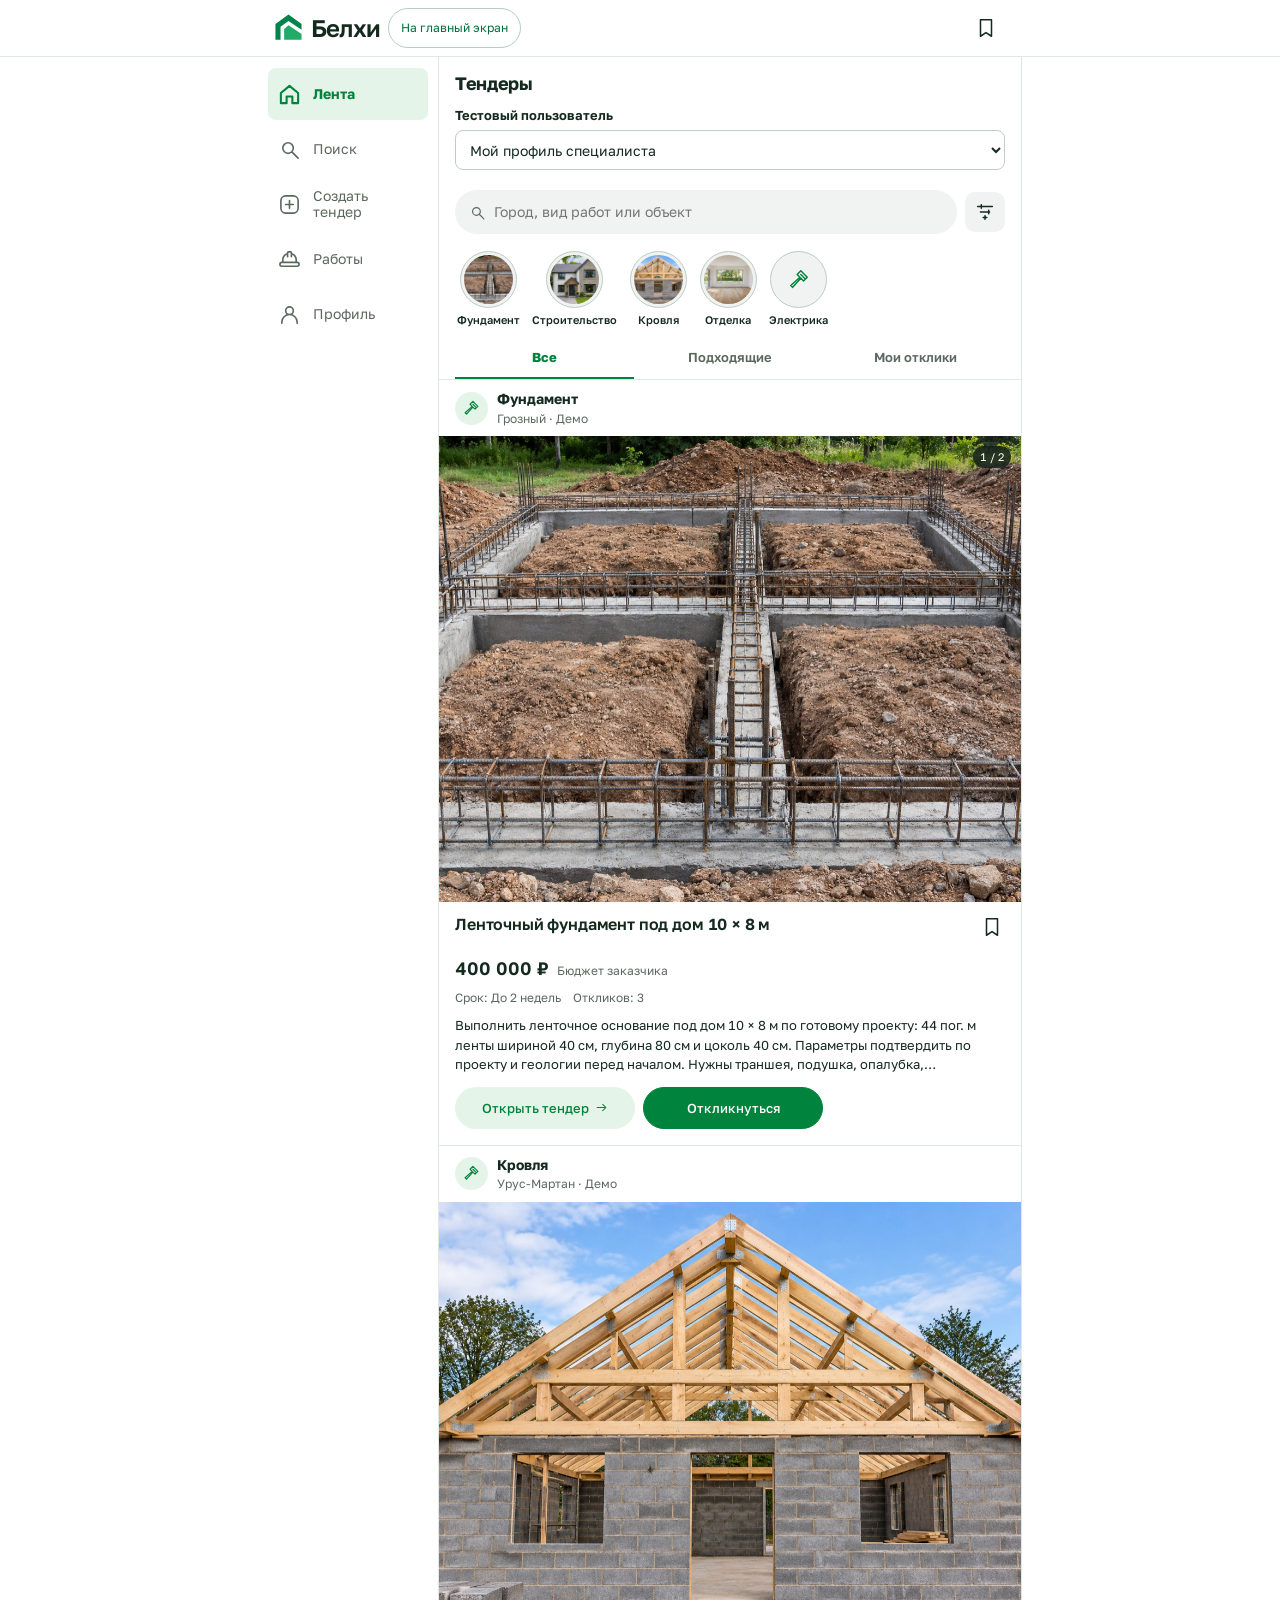
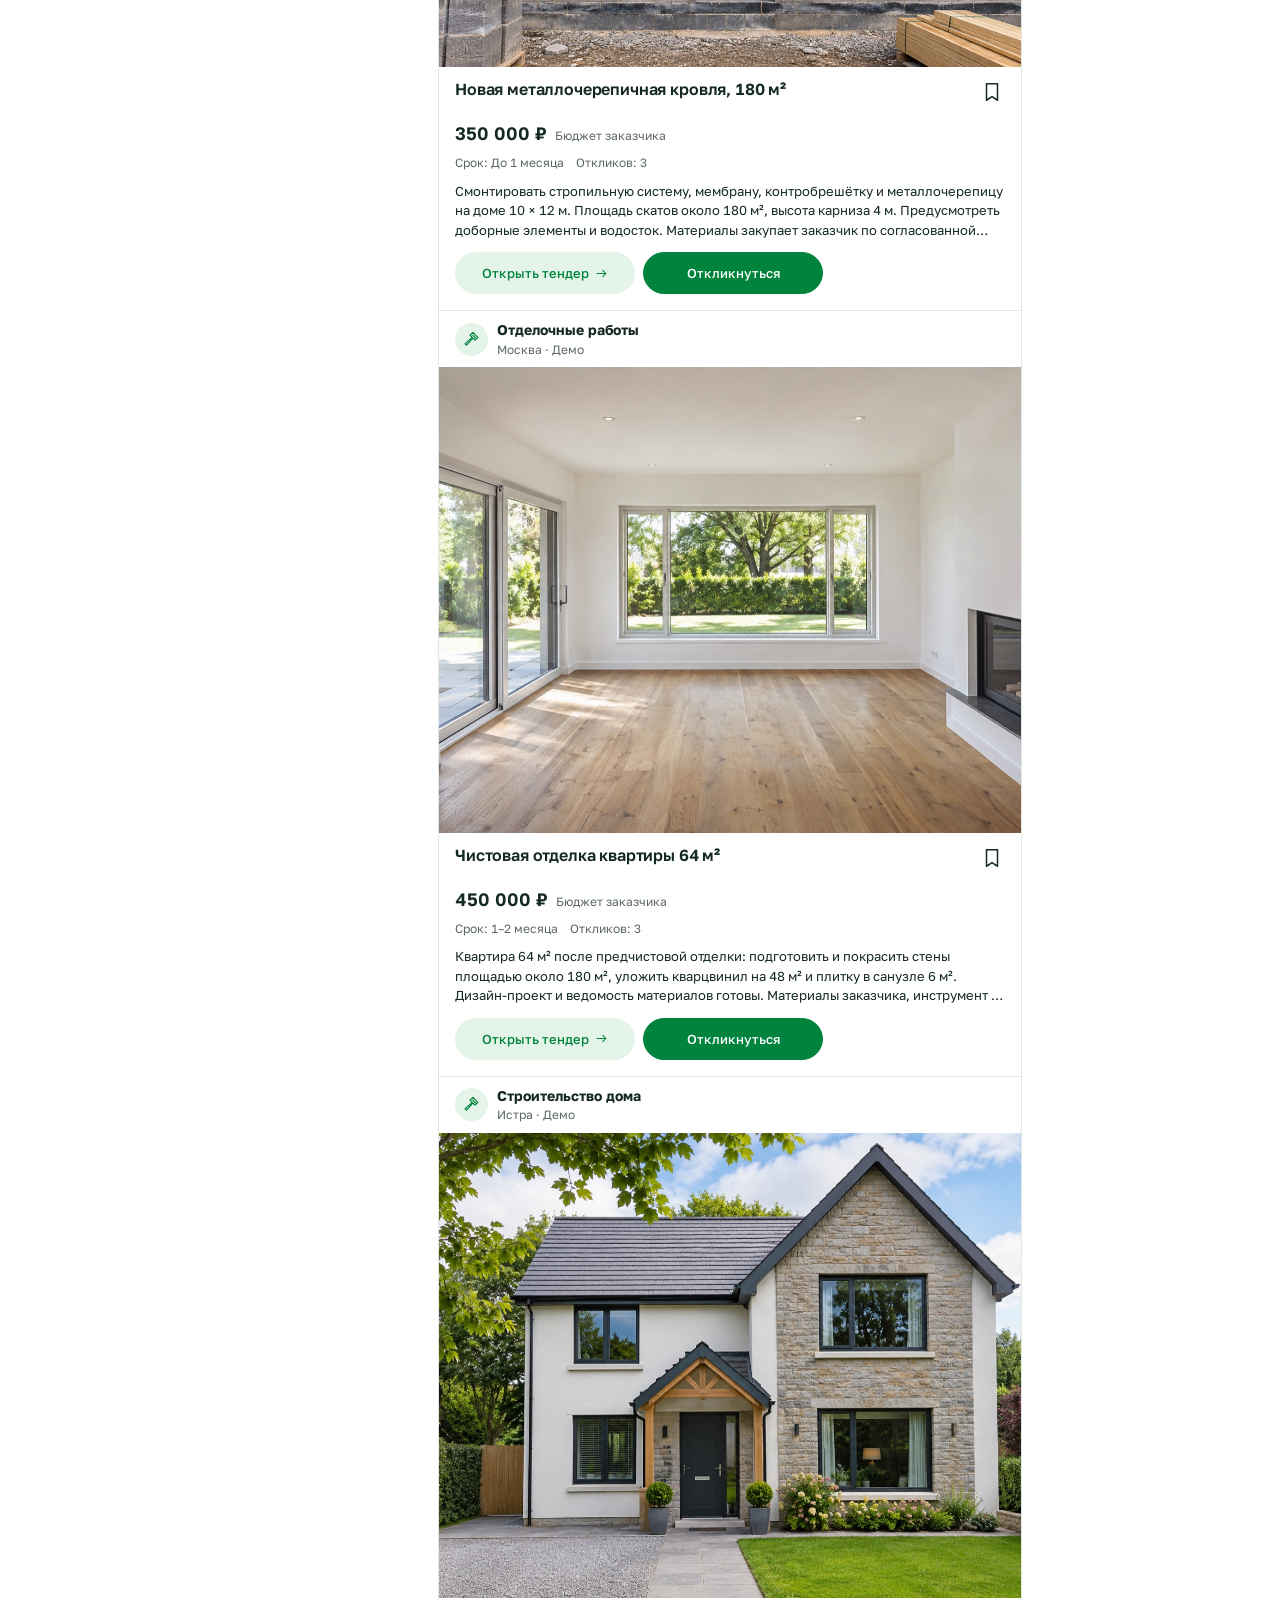
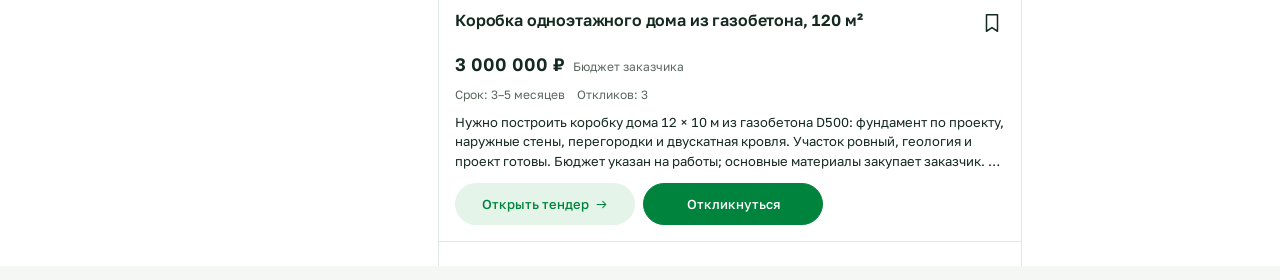
<file: app/index.html>
<!doctype html>
<html lang="ru"><head><meta charset="utf-8"><meta name="viewport" content="width=device-width, initial-scale=1, viewport-fit=cover"><meta name="theme-color" content="#007e47"><title>Белхи · Кабинет заказчика</title><link rel="stylesheet" href="style.css?v=20261109-3"><link rel="stylesheet" href="accounts.css?v=20261109-3"><link rel="stylesheet" href="workspace.css?v=20261112-ref-1"><link rel="stylesheet" href="design-tokens.css?v=20261112-pill-2"><link rel="stylesheet" href="tender-wizard.css?v=20261119-compact-2"><link rel="stylesheet" href="tender-feed.css?v=20261119-1"><link rel="manifest" href="manifest.webmanifest"><meta name="apple-mobile-web-app-capable" content="yes"><meta name="apple-mobile-web-app-title" content="Белхи"><link rel="apple-touch-icon" href="icons/apple-touch-icon.png"><link rel="icon" href="icons/icon-192.png"><link rel="stylesheet" href="pwa.css"><link rel="stylesheet" href="admin.css?v=20261127-admin-1"></head>
<body><header><div class="head"><a class="brand" href="#list" aria-label="Белхи — главная"><svg viewBox="0 0 40 40" aria-hidden="true"><path fill="#008449" d="M2 15 20 2l18 13v8L20 11 9 19v18H2z"/><path fill="#20ac67" d="m14 22 6-5 18 12v8H14z"/></svg>Белхи</a><span>Кабинет заказчика</span><button type="button" id="install-app" aria-expanded="false" aria-controls="install-help">На главный экран</button><a id="workspace-saved" href="#market?tab=Сохранённые" aria-label="Сохранённые тендеры" class="workspace-icon" hidden><svg class="ui-icon" aria-hidden="true" viewBox="0 0 24 24"><path d="M6 3h12v18l-6-4-6 4z"/></svg></a><a id="switch-role" class="secondary btn" href="#worker">Исполнитель</a></div></header><section id="install-help" aria-label="Установка Белхи" hidden><strong>Белхи на главном экране</strong><p></p><button type="button">Понятно</button></section><div class="layout"><aside><div class="cover"></div><div class="rail"><small>БЕЛХИ / ЗАКАЗЧИК</small><h2>От заявки<br>до стройки</h2><ol id="steps"></ol><a href="#admin" class="back">Администрирование</a><footer>Локальная версия · На этом устройстве</footer></div></aside><main id="screen" tabindex="-1"></main></div><a class="admin-entry" href="#catalog">Демонстрационный каталог</a><a class="admin-entry" href="#admin">Администрирование</a><nav id="bottom-nav" aria-label="Основное меню"></nav><dialog id="confirmation"></dialog><p id="message" role="alert"></p><script type="module" src="pwa.js"></script><script>window.addEventListener('error',event=>console.error(event.error||event.message));window.addEventListener('unhandledrejection',event=>{document.querySelector('#screen').innerHTML='<pre role="alert" style="white-space:pre-wrap;font-size:11px">'+String(event.reason?.stack||event.reason)+'</pre>'})</script><script type="module">import('./app.js?v=20261127-admin-1').catch(error=>{document.querySelector('#screen').innerHTML='<pre role="alert" style="white-space:pre-wrap;font-size:11px">'+String(error.stack||error.message)+'</pre>';console.error(error)})</script></body></html>
</file>
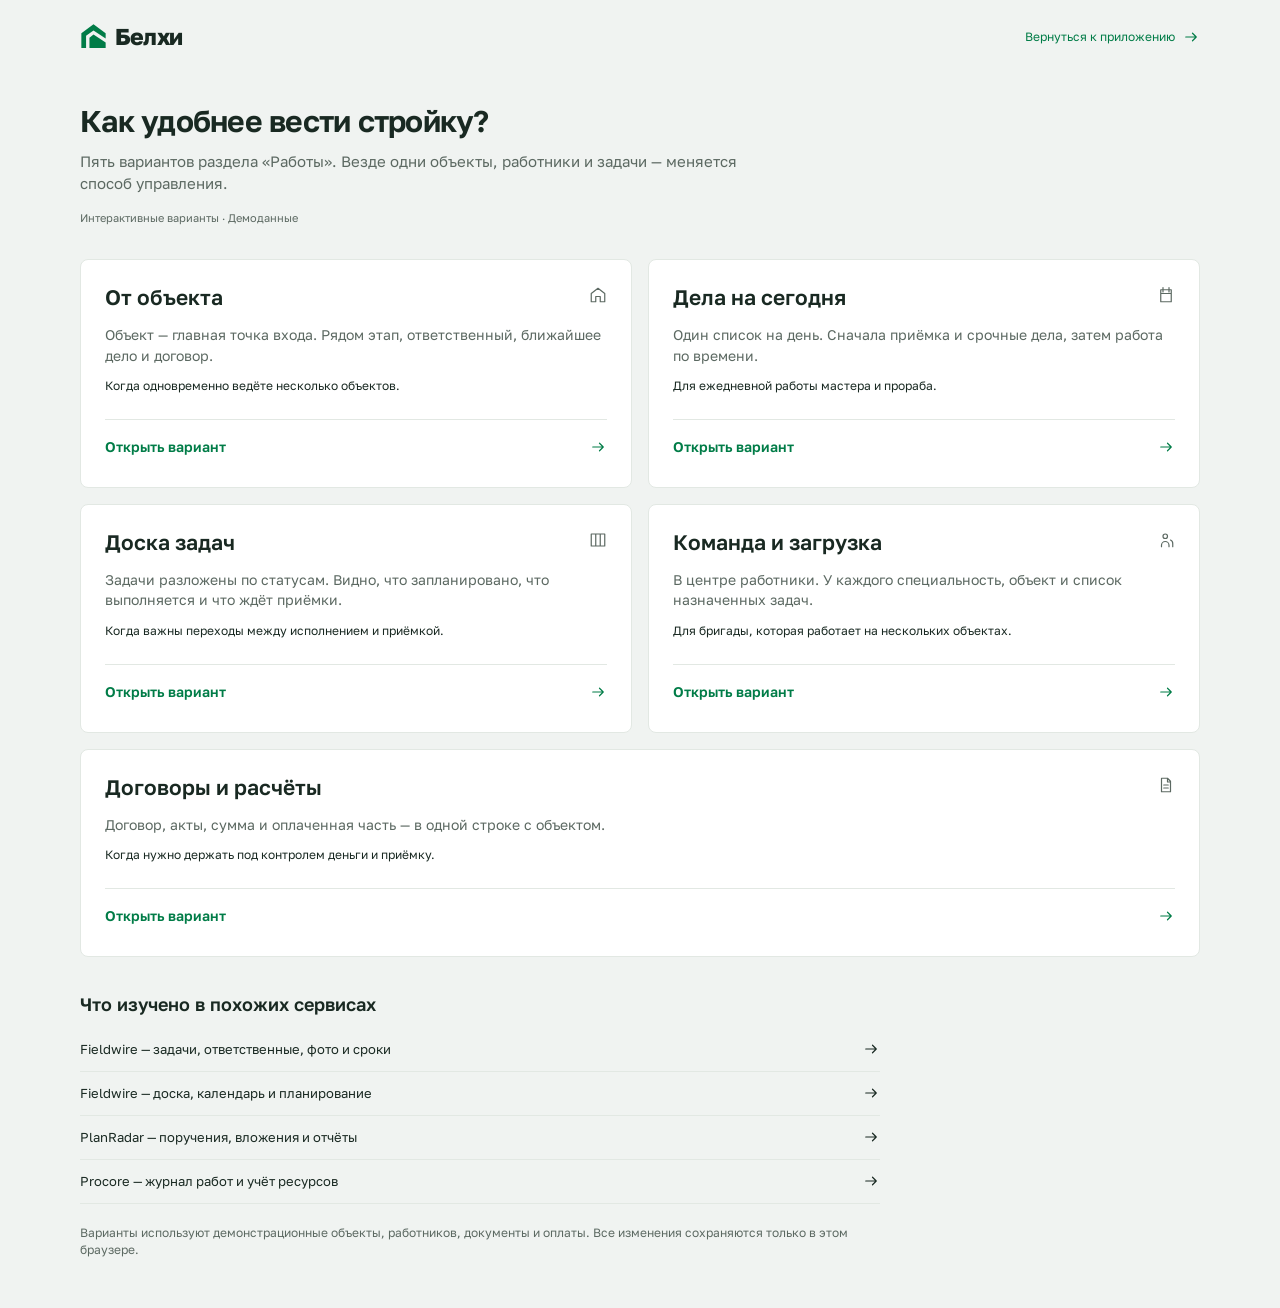
<file: app/works-concepts/index.html>
<!doctype html>
<html lang="ru">
  <head>
    <meta charset="utf-8" />
    <meta name="viewport" content="width=device-width, initial-scale=1" />
    <meta name="theme-color" content="#f0f3f1" />
    <meta name="robots" content="noindex" />
    <title>Белхи · Пять вариантов раздела «Работы»</title>
    <link rel="stylesheet" href="style.css?v=20261111-1" />
  </head>
  <body>
    <div id="app"></div>
    <dialog id="detail" aria-labelledby="detail-title"></dialog>
    <p id="notice" role="status" hidden></p>
    <noscript>Для работы с вариантами включите JavaScript.</noscript>
    <script type="module" src="app.js?v=20261111-1"></script>
  </body>
</html>
</file>
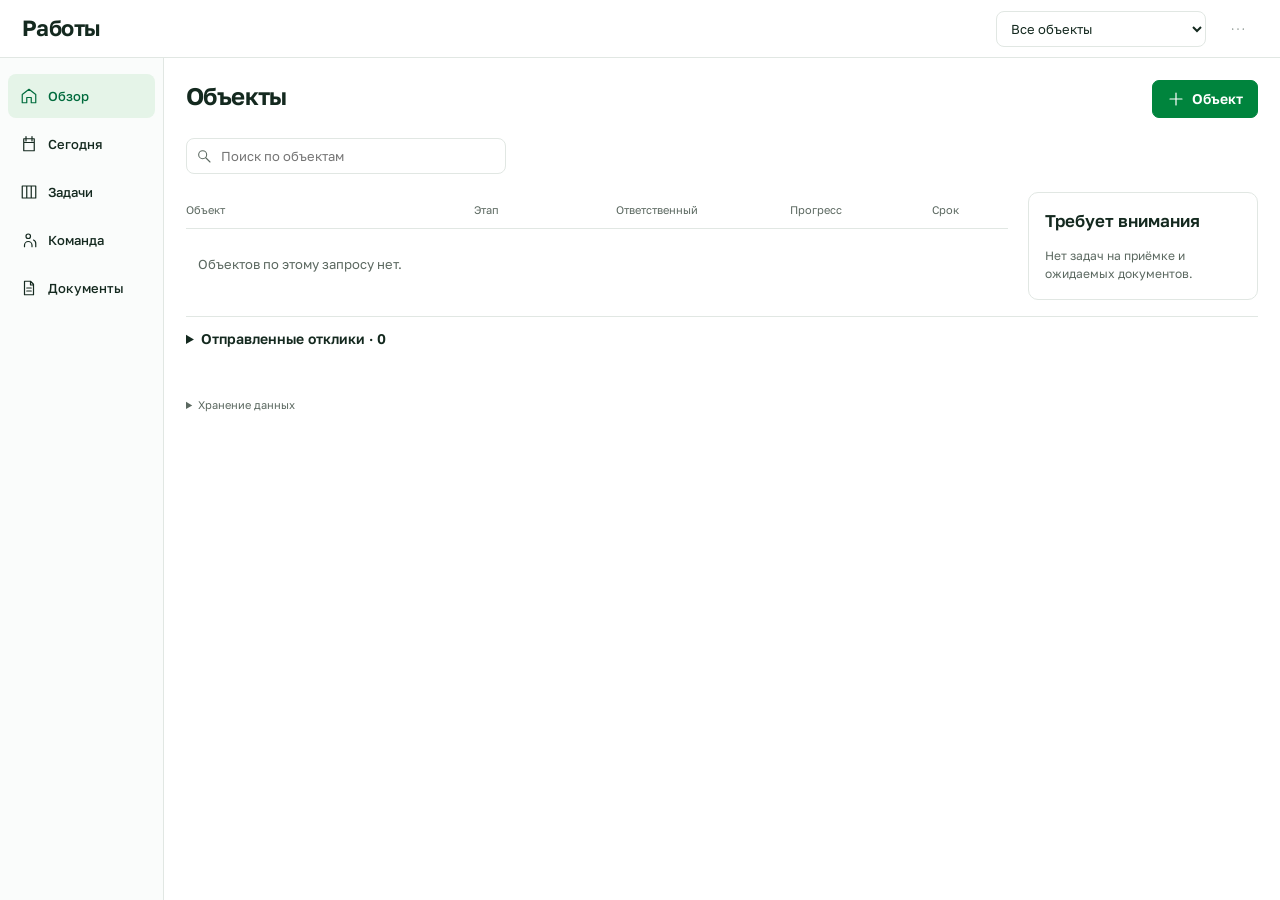
<file: app/workspace-crm/index.html>
<!doctype html>
<html lang="ru">
  <head>
    <meta charset="utf-8" />
    <meta name="viewport" content="width=device-width, initial-scale=1" />
    <meta name="theme-color" content="#f0f3f1" />
    <meta name="robots" content="noindex" />
    <title>Белхи · Работы</title>
    <link rel="stylesheet" href="style.css?v=20261112-ref-1" />
    <link rel="stylesheet" href="reference.css?v=20261112-ref-1" />
  </head>
  <body>
    <div id="app"></div>
    <dialog id="detail" aria-labelledby="detail-title"></dialog>
    <p id="notice" role="status" hidden></p>
    <noscript>Для работы с CRM включите JavaScript.</noscript>
    <script type="module" src="app.js?v=20261112-ref-1"></script>
  </body>
</html>
</file>
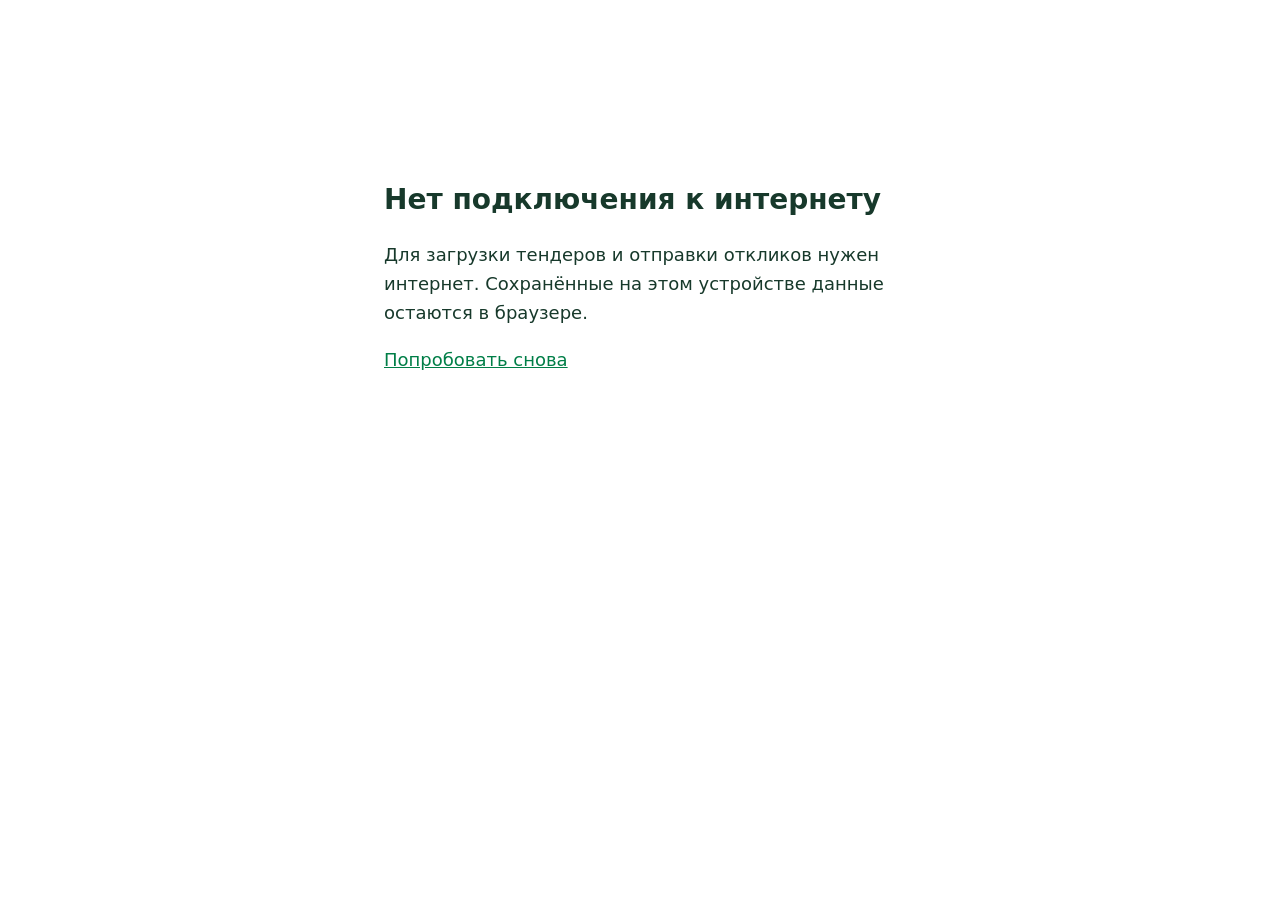
<file: app/offline.html>
<!doctype html><html lang="ru"><meta charset="utf-8"><meta name="viewport" content="width=device-width,initial-scale=1"><meta name="theme-color" content="#007e47"><title>Нет подключения · Белхи</title><style>body{font:18px/1.6 system-ui,sans-serif;max-width:32rem;margin:15vh auto;padding:24px;color:#17392b}a{color:#007e47}h1{font-size:28px}</style><h1>Нет подключения к интернету</h1><p>Для загрузки тендеров и отправки откликов нужен интернет. Сохранённые на этом устройстве данные остаются в браузере.</p><a href="./">Попробовать снова</a></html>
</file>
<file: app/style.css>
:root{--green:#007b43;--mint:#e6f6eb;--ink:#172521;--muted:#52665e;--line:#dce5df;font:15px/1.4 -apple-system,BlinkMacSystemFont,"Segoe UI",Arial,sans-serif;color:var(--ink);background:#f4f7f4}*{box-sizing:border-box}body{margin:0}header{background:white;border-bottom:1px solid var(--line)}.head,.layout{max-width:990px;margin:auto}.head{min-height:54px;display:flex;align-items:center;gap:14px;padding:0 20px}.head>span,small,.muted,footer{color:var(--muted)}.brand{display:inline-flex;align-items:center;gap:8px;font-weight:800;font-size:24px;letter-spacing:-1.6px}.brand svg{width:29px;height:29px}a{color:inherit;text-decoration:none}.objects{margin-left:auto;font-weight:650;color:var(--green)}.layout{display:grid;grid-template-columns:216px minmax(0,650px);gap:20px;padding:20px;align-items:start}aside,main,dialog{border:1px solid var(--line);border-radius:12px;background:white;overflow:hidden}.cover{height:82px;background:center 65%/cover url(media/construction.jpg)}.rail{padding:18px}.rail small,.eyebrow{font-weight:750;letter-spacing:.095em;font-size:11px;color:var(--green)}h2{font-size:22px;line-height:1.13;letter-spacing:-1px}ol{padding:0;list-style:none}.rail li,.stage{display:flex;align-items:center;gap:8px;margin:8px 0}.num{display:grid;place-items:center;background:#f0f3f0;color:var(--muted);border-radius:50%;height:29px;width:29px;flex:none;font-size:13px}.active .num{background:var(--green);color:white}.active{font-weight:700}footer{font-size:12px;border-top:1px solid var(--line);padding-top:18px;margin-top:28px}main{padding:18px 22px;min-height:0}main:focus{outline:0}h1{font-size:24px;line-height:1.14;letter-spacing:-1px;margin:5px 0 12px}h3{margin:12px 0 6px;font-size:16px}label,.fieldlabel{display:block;font-size:14px;font-weight:650;margin:10px 0 4px}input,textarea,select{width:100%;color:var(--ink);font:inherit;border:1px solid #bfcfc5;border-radius:8px;padding:8px 10px;background:white}textarea{resize:vertical;min-height:66px}.pair,.stats,.gallery,.actions,.tabs,.entry,.info{display:flex;gap:10px}.pair>*,.stats>*{flex:1;min-width:0}button,.btn{font:inherit;cursor:pointer;display:inline-flex;align-items:center;justify-content:center;border:1px solid var(--line);background:white;color:var(--ink);font-weight:600}.primary{background:var(--green);color:white;border-color:var(--green)}.wide{width:100%;margin-top:12px}.secondary{color:var(--green);background:var(--mint);border:0}.tabs{background:#f0f4f1;padding:3px;border-radius:10px;margin:9px 0;gap:3px}.tabs button{flex:1;border:0;background:transparent;font-size:14px;padding:5px}.tabs [aria-pressed=true]{background:white;color:var(--green);box-shadow:0 1px 3px #142c1924}.entry,.stage{padding:10px 0;border-bottom:1px solid var(--line)}.entry img,.info img{width:52px;height:54px;object-fit:cover;border-radius:9px}.entry>div,.info>div{min-width:0;flex:1}.entry strong,.info strong{display:block;font-size:16px}.meta,.note,.terms,.caption{font-size:13px;color:var(--muted)}.terms{margin:5px 0}.score{color:#a66200}.entry .btn{margin-top:7px}.tag{display:inline-block;border-radius:20px;background:var(--mint);color:#066637;padding:2px 7px;font-size:12px}.stats{margin:16px 0}.stats div,.summary{padding:10px;background:#f3f7f3;border-radius:9px}.stats b{display:block}.gallery{flex-wrap:wrap}.gallery img{width:94px;height:75px;object-fit:cover;border-radius:8px}.attach{cursor:pointer;border:1px dashed #91ac9a;padding:12px;color:var(--green);border-radius:8px;display:inline-block;margin:3px 0}.hiddenfile{position:absolute;width:1px;height:1px;opacity:0}.hiddenfile:focus-visible+.attach,:focus-visible{outline:2px solid var(--green);outline-offset:2px}.file{display:flex;align-items:center;gap:8px;overflow-wrap:anywhere;font-size:14px}.file button{margin-left:auto}.back{font-size:14px;color:var(--green);display:inline-block;margin-bottom:6px}.actions{justify-content:flex-end;flex-wrap:wrap;margin-top:12px}dialog{max-width:min(420px,92vw);padding:18px}dialog::backdrop{background:#112a2066}#message:not(:empty){position:fixed;bottom:12px;left:50%;transform:translateX(-50%);background:#243b30;color:white;padding:12px 20px;border-radius:8px;z-index:3}.amount{font-size:25px}.objects,.brand{padding-block:8px}.project{display:block;padding:10px 0;border-bottom:1px solid var(--line)}.project b{display:block}.review{padding:9px 11px;background:#edf7f0;border-radius:10px}.tag+.tag{margin-left:6px}@media(max-width:720px){.layout{display:block;padding:0}.head{min-height:52px;gap:12px;padding:0 16px}.head>span{display:none}.brand{font-size:25px}.brand svg{width:29px}aside{display:none}main{border:0;border-radius:0;min-height:0;padding:14px 16px}body{background:white}.pair{flex-wrap:wrap}.pair>*{min-width:125px}.entry img{width:48px;height:50px}h1{font-size:22px}.tabs button{font-size:13px}.stats{gap:6px}.stats div{padding:9px}.gallery img{width:85px}}
.avatar{display:grid;place-items:center;min-width:46px;height:48px;border-radius:10px;background:var(--mint);color:var(--green);font-size:28px;font-weight:700}.specialties{padding:0;border:0;margin:12px 0}.specialties legend{font-weight:650}.chips{display:flex;gap:8px;flex-wrap:wrap}.chips label{cursor:pointer;border:1px solid var(--line);border-radius:22px;padding:10px;margin:3px 0;font-weight:500}.chips label:has(:checked){background:var(--mint);border-color:var(--green)}.chips input{width:auto;accent-color:var(--green)}.tender-card strong{font-size:16px}.tender-card .meta{margin:5px 0}.actions a{min-width:0}.head #switch-role{font-size:14px}.query{margin-bottom:12px}@media(max-width:420px){.head{gap:8px}.objects{font-size:14px}.head #switch-role{padding:7px 9px}}
body{padding-bottom:85px}#bottom-nav{position:fixed;z-index:2;bottom:0;left:50%;transform:translateX(-50%);display:flex;justify-content:center;width:min(100%,620px);padding:4px 10px max(5px,env(safe-area-inset-bottom));background:white;border:1px solid var(--line);border-radius:15px 15px 0 0}#bottom-nav a{display:grid;place-items:center;gap:3px;flex:1;padding:6px;color:var(--muted);font-size:13px}#bottom-nav svg{width:20px;height:20px;fill:none;stroke:currentColor;stroke-width:1.7;stroke-linecap:round;stroke-linejoin:round}#bottom-nav [aria-current]{color:var(--green);font-weight:700}#message:not(:empty){bottom:72px}
.admin-entry{display:block;text-align:center;margin:7px;color:var(--muted);font-size:14px}main>img{max-width:100%;border-radius:8px}.admin-tabs{display:flex;flex-wrap:wrap;gap:5px;margin:14px 0}.admin-tabs a{padding:8px}.admin-tabs .selected{background:var(--mint);color:var(--green)}.admin-record{border-bottom:1px solid var(--line);padding:12px 0}.admin-record summary{cursor:pointer;font-weight:650}.admin-record img{width:42px;height:42px;object-fit:cover;border-radius:8px;vertical-align:middle;margin-right:10px}
.customer-badge{display:flex;align-items:center;gap:7px;margin-top:8px;color:var(--muted);font-size:13px}.customer-badge img,.tender-card .customer-badge img{width:25px;height:25px;border-radius:50%;object-fit:cover;float:none;margin:0}
#bottom-nav[hidden]{display:none}.admin-record summary small{display:block;margin:5px 0 0 52px;font-weight:400}.admin-record summary img{height:52px;width:52px}.admin-record summary{padding:4px 0}
.admin-record summary{display:flow-root;list-style:none;min-height:66px;padding-right:16px;position:relative}.admin-record summary img{float:left;object-fit:cover;margin-right:12px}.admin-record summary small{margin:4px 0;color:var(--muted);font-size:13px}

.tender-card {
  display:grid;
  grid-template-columns:56px minmax(0,1fr);
  align-items:center;
  gap:11px;
  padding:10px 2px;
  border-bottom:1px solid var(--line);
}
.tender-card:hover { background:#f7faf8 }
.tender-card > img,.tender-placeholder { width:56px;height:56px;border-radius:7px;object-fit:cover }
.tender-placeholder { display:grid;place-items:center;background:var(--mint);color:var(--green);font-size:23px }
.tender-details { min-width:0;overflow-wrap:anywhere }
.tender-details > strong { display:block;font-size:15px;line-height:1.25 }
.tender-details > .meta { display:block;margin:3px 0;font-size:13px }
.tender-price { display:flex;align-items:center;gap:8px;flex-wrap:wrap;font-size:14px }
.tender-details .customer-badge { margin-top:4px }
.tender-details .customer-badge img { width:20px;height:20px }
.query { margin-bottom:0 }
@media (hover:hover) and (pointer:fine) {
  button:not(:disabled):hover,.btn:hover { border-color:#91b09e }
  .primary:not(:disabled):hover { background:#006a39 }
}
button:disabled { opacity:.6;cursor:default }
@media(max-width:720px) {
  #bottom-nav a { min-height:44px;font-size:12px }
  main { padding-bottom:10px }
}
.head #switch-role{margin-left:auto;font-size:13px}.fold{border-bottom:1px solid var(--line);padding:0}.fold>summary{list-style:none;cursor:pointer;padding:12px 22px 12px 0;position:relative;font-weight:650;overflow-wrap:anywhere}.fold>summary::-webkit-details-marker{display:none}.fold>summary small,.profile-id small,progress+small{display:block;color:var(--muted);font-weight:400}.fold>div{padding:0 2px 12px}.fold .fold{padding-left:10px}.fold fieldset{border:0;padding:0}.profile-id{display:flex;align-items:center;gap:12px;padding:10px 0 15px}.profile-id .avatar{font-size:19px}.fold .specialties legend{display:none}progress{display:block;width:100%;height:7px;margin:8px 0;accent-color:var(--green)}
.identity{display:flex;align-items:center;gap:16px}.identity strong,.identity small{display:block}.identity strong{font-size:18px}.identity small{color:var(--muted);margin-top:3px}.portrait{position:relative;margin:0;width:76px;height:76px;flex:none;display:grid;place-items:center;background:var(--mint);border-radius:50%;font-size:28px;color:var(--green)}label.portrait{cursor:pointer}.portrait img{width:100%;height:100%;border-radius:50%;object-fit:cover}.portrait span{position:absolute;bottom:0;right:0;border-radius:50%;background:var(--green);color:white;font-size:15px;padding:0 4px;border:2px solid white}.portrait input{position:absolute;inset:0;opacity:0;cursor:pointer}.portrait:focus-within{outline:2px solid var(--green)}.tiles{display:grid;grid-template-columns:repeat(3,minmax(0,1fr));gap:3px;margin:8px 0}.tile{aspect-ratio:1;padding:0;border:0;border-radius:2px;overflow:hidden}.tile img{width:100%;height:100%;object-fit:cover}.full-work{display:block;max-width:100%;max-height:65vh;object-fit:contain;margin-bottom:12px}
main:has(.identity){position:relative}main:has(.identity) h1{padding-right:48px}.profile-settings{position:absolute;right:14px;top:10px;width:44px;height:44px;display:grid;place-items:center;border-radius:50%;color:var(--ink)}.profile-settings:hover{background:var(--mint)}.profile-settings svg{width:22px;height:22px;fill:none;stroke:currentColor;stroke-width:1.6;stroke-linejoin:round}.profile-bio{margin:12px 0;overflow-wrap:anywhere;white-space:pre-line}.profile-bio p{margin:0 0 4px}.profile-share{min-height:36px;font-size:13px}.portfolio-title{margin-top:18px;padding-top:12px;border-top:1px solid var(--line)}.identity>div{min-width:0;overflow-wrap:anywhere}

.identity .portrait{width:64px;height:64px;align-self:center}
.portrait img{position:absolute;inset:0}
.portrait input{width:100%;height:100%;padding:0}
.portfolio-bar,.composer-head,.offer-foot,.object-group h3{display:flex;align-items:center;justify-content:space-between;gap:8px}
.portfolio-bar{border-top:1px solid var(--line);margin-top:16px;padding:8px 0}
.portfolio-bar h3,.composer-head h2{margin:0}
.portfolio-bar button,.publish,.offer-row .btn,.new-tender{white-space:normal}
.portfolio-bar button{color:var(--green)}
.composer-head button,.work-author button[data-cancel]{width:var(--control-height);padding:0;font-size:20px;flex:none}
.photo-picker{position:relative;display:grid;place-items:center;gap:5px;border:1px dashed #a9c6b3;border-radius:8px;background:#f4f9f5;color:var(--green);padding:12px;cursor:pointer}
.photo-picker img{max-width:100%;height:70px;object-fit:contain}
.photo-picker input{position:absolute;inset:0;opacity:0;cursor:pointer;height:100%}
.photo-picker:focus-within{outline:2px solid var(--green)}
#add-photo .publish{display:flex;margin-left:auto}
.offer-object{display:flex;align-items:center;gap:10px;background:#f4f7f4;border-radius:8px;padding:8px}
.offer-object img{width:44px;height:44px;object-fit:cover;border-radius:6px}
.offer-object small,.offer-row small{display:block;font-size:12px}
.offer-filters{display:flex;margin:6px 0;flex-wrap:wrap}
.offer-filters button{padding-inline:9px}
.offer-filters small{font-size:10px;color:inherit}
.offer-filters [aria-pressed=true]{background:var(--green);color:white}
.offer-row{gap:9px;align-items:flex-start}
.offer-row strong{font-size:15px;line-height:1.2}
.offer-row .btn{margin:0}
.offer-foot{margin-top:6px}
.object-group{margin-top:16px}
.object-group h3{margin:0;padding:7px 9px;background:#eef5ef;border-radius:6px;font-size:13px}
.object-group .tender-card{padding:9px 2px}
@media(max-width:720px){
  main:has(.offer-object){position:relative}
  main:has(.offer-object)>br,main:has(.offer-object)>.eyebrow{display:none}
  main:has(.offer-object)>h1{text-align:center;font-size:17px;letter-spacing:-.4px;line-height:34px;margin:0 0 10px}
  main:has(.offer-object)>.back{position:absolute;display:grid;place-items:center;width:var(--control-height);height:var(--control-height);font-size:0;margin:0}
  main:has(.offer-object)>.back:before{content:'‹';font-size:26px;line-height:1}
}

.screen-heading{display:grid;grid-template-columns:var(--control-height) minmax(0,1fr) var(--control-height);align-items:center;margin-bottom:12px;border-bottom:1px solid var(--line)}
.screen-heading h1,main:has(.identity) .screen-heading h1{margin:0;padding:4px 0;text-align:center;font-size:17px;line-height:1.25;letter-spacing:-.02em;overflow-wrap:anywhere}
.screen-heading>a{width:var(--control-height);height:var(--control-height);display:grid;place-items:center;color:var(--green)}
.screen-heading svg{width:21px;fill:none;stroke:currentColor;stroke-width:2;stroke-linecap:round;stroke-linejoin:round}
#manual-project{display:grid;gap:12px}
#manual-project .form-note{margin:0;color:var(--muted);font-size:13px;line-height:1.4}
#manual-project label{display:grid;gap:4px;margin:0;min-width:0;font-size:13px}
#manual-project input{min-width:0}
#manual-project input::placeholder{color:#626f69;opacity:1}
.project-terms{display:grid;grid-template-columns:repeat(2,minmax(0,1fr));gap:10px}
#manual-project button{justify-self:end}
body:has(#manual-project)>.admin-entry{display:none}

.tender-post{border-bottom:1px solid var(--line);padding-bottom:10px}
.post-heading{display:flex;align-items:baseline;justify-content:space-between;gap:8px;margin-bottom:6px;overflow-wrap:anywhere}
.tender-post>img{display:block;width:100%;height:clamp(105px,35vw,168px);object-fit:cover;border-radius:8px}
.post-caption{margin-top:7px;font-size:14px;overflow-wrap:anywhere}
.post-caption small{display:block;font-size:12px}
.post-caption p,.review-post p{margin:4px 0 0;font-size:13px}
.responses-title small{margin-left:3px;font-weight:500}
.profile-sections{display:flex;border-block:1px solid var(--line);margin:10px 0 6px}
.profile-sections button{flex:1;background:none;border:0;border-radius:0;border-bottom:2px solid transparent;color:var(--muted);font-size:13px;min-height:var(--control-height);gap:5px}
.profile-sections [aria-pressed=true]{color:var(--green);border-bottom-color:currentColor}
.profile-sections span{font-size:17px}
.profile-actions{display:flex;flex-wrap:wrap;gap:5px}
.rating-line{display:flex;align-items:center;gap:6px;font-size:13px}
.star-meter{position:relative;display:inline-block;color:#d9dcd9;font-size:17px}
.star-meter i{position:absolute;left:0;top:0;overflow:hidden;font-style:normal;color:#a66200}
.review-post{padding:8px 0;font-size:13px}
.bid-details{border-top:1px solid var(--line);padding-top:9px;margin-top:12px}
.bid-details h3{margin:0}
.bid-details dl{display:grid;grid-template-columns:auto 1fr;gap:4px 15px;font-size:13px;margin:8px 0}
.bid-details dt{color:var(--muted)}
.bid-details dd{margin:0;font-weight:600;overflow-wrap:anywhere}
details.bid-details{background:var(--mint);border:0;border-radius:11px;padding:0;margin:10px 0;color:#183f2a}
.bid-details summary{position:relative;list-style:none;cursor:pointer;padding:10px 32px 10px 12px}
.bid-details summary::-webkit-details-marker{display:none}
.bid-details summary>*{display:block;overflow-wrap:anywhere}
.bid-details summary span,.bid-details summary small{font-size:12px}
.bid-details summary b{font-size:14px;margin:3px 0}
.bid-expanded{border-top:1px solid #c3ddcb;margin:0 12px;padding:8px 0 10px;font-size:13px}
.bid-expanded p{margin:0 0 6px}
.review-photo{display:block;margin-top:6px;padding:0;border:0;overflow:hidden}
.review-photo img{display:block;width:84px;height:68px;object-fit:cover}
details.bid-details>summary{background:#087846;color:white;border-radius:9px;padding:6px 32px 6px 11px;font-size:13px}
.bid-details summary b{font-size:13px;margin:0}
dialog:has(.work-post){padding:0;max-height:84dvh;overflow:auto}
.work-author{display:flex;align-items:center;gap:8px;padding:8px 10px}
.work-author span,.work-author span img{width:32px;height:32px;border-radius:50%;object-fit:cover}
.work-author span{display:grid;place-items:center;background:var(--mint)}
.work-author small{display:block}
.work-author button{margin-left:auto}
.post-image{width:100%;max-height:50dvh;object-fit:contain;display:block;background:#f2f5f3}
.work-post h3,.work-post p{margin:8px 12px;overflow-wrap:anywhere}
.work-post p{white-space:pre-line;font-size:14px}
.profile-numbers{flex:1}
.profile-metrics{display:flex;gap:8px;justify-content:space-between;max-width:290px;margin-top:6px}
.profile-metrics b{display:block;font-size:15px;line-height:1.2}
.profile-metrics small{font-size:12px;margin:0}
.identity:has(.profile-metrics){gap:12px;margin-bottom:8px}
.bid-copy{margin-bottom:8px;overflow-wrap:anywhere}
.bid-copy>small{margin-left:6px}
.bid-copy>p{margin:2px 0 0;white-space:pre-line}
.identity + .profile-bio{margin:6px 0 8px;font:400 12px/1.35 -apple-system,BlinkMacSystemFont,"Segoe UI",sans-serif;color:var(--ink)}
.profile-bio>small{font:inherit;color:inherit}
.profile-bio>p{margin:0}
.profile-bio .bio-short{display:-webkit-box;-webkit-line-clamp:3;-webkit-box-orient:vertical;overflow:hidden}
.bio-toggle{min-height:var(--control-height);padding:0 4px 0 0;border:0;color:var(--muted);font:inherit}
.bio-toggle[hidden]{display:none}
.feed-post{padding:12px 0;border-bottom:1px solid var(--line)}
.feed-cover{display:grid;place-items:center;aspect-ratio:1;background:#eef4ef;border-radius:8px;overflow:hidden}
.feed-cover img{width:100%;height:100%;object-fit:cover;min-height:0}
.no-cover{font-size:13px;color:var(--muted)}
.feed-actions{display:flex;align-items:center;justify-content:space-between;gap:8px;margin-top:7px}
.offer-row{position:relative}
.offer-row a::after{content:'';position:absolute;inset:0}
.offer-row:hover,.offer-row:focus-within{background:#f4f9f5}
.post-spec{display:flex;gap:18px;margin:8px 0}
.post-spec dt{font-size:12px;color:var(--muted)}
.post-spec dd{margin:0;font-size:14px;font-weight:650}
.tender-post>img[src$="foundation-plan.svg"]{object-fit:contain;background:#eef5ef}
.feed-cover.feed-gallery{display:flex;overflow-x:auto;scroll-snap-type:x mandatory;justify-content:start}
.feed-slide{min-width:100%;width:100%;height:100%;position:relative;display:grid;place-items:center;scroll-snap-align:start}
.feed-slide span{position:absolute;bottom:7px;left:7px;max-width:92%;overflow:hidden;white-space:nowrap;text-overflow:ellipsis;background:#163727db;color:white;padding:3px 7px;border-radius:5px;font-size:11px}
.feed-slide img[src$=".svg"]{object-fit:contain}
.feed-gallery .no-cover{margin:auto}
#feed-filter{margin:10px 0}
#feed-filter fieldset{margin:0}
.object-group[hidden],.object-group>[hidden]{display:none}
.crm-overview .post-spec{margin:4px 0 8px;gap:28px}
.crm-overview progress{margin:3px 0}
.crm-next{margin:10px 0;padding:10px 12px;background:#e8f5ec;border-radius:8px;display:grid;gap:3px}
.crm-next strong{font-size:14px;overflow-wrap:anywhere}
.crm-next button{justify-self:start;background:#087846;color:white;margin-top:4px}
#feed-filter{display:grid;grid-template-columns:minmax(0,1fr) auto;gap:6px;margin:8px 0 4px}
#filter-open{padding:0}
#market-panel{width:min(340px,calc(100% - 28px));max-height:75dvh;overflow:auto;padding:14px}
#market-panel h3{margin:0 0 8px}
#market-panel fieldset{border:0;padding:0}
#market-panel label,#market-panel legend{font-size:12px}
.filter-cities{display:flex;flex-wrap:wrap;gap:4px;max-height:96px;overflow:auto}
.filter-cities label{display:flex;align-items:center;gap:3px;background:#f0f5f2;padding:5px 7px;border-radius:5px;margin:0}
.filter-cities input{width:auto;margin:0;accent-color:var(--green)}
.filter-actions,.market-modes{display:flex;gap:6px}
.filter-actions{justify-content:space-between;margin-top:10px}
.market-modes{border-bottom:1px solid var(--line)}
.market-modes button{padding:4px 8px;border:0;border-bottom:2px solid transparent;border-radius:0;color:var(--muted);white-space:nowrap}
.market-modes [aria-pressed=true]{border-color:var(--green);color:var(--green)}

.works-intro{display:flex;align-items:center;justify-content:space-between;gap:12px;margin:-3px 0 14px}
.works-intro p{max-width:360px;margin:0;color:var(--muted);font-size:12px;line-height:1.35}
.works-add{flex:none;background:#edf7f0}
.works-section{border:1px solid var(--line);border-radius:12px;overflow:hidden}
.works-section-head{display:flex;align-items:center;justify-content:space-between;padding:9px 11px;background:#f1f7f3}
.works-section-head h3{margin:0;font-size:14px}
.works-section-head span{display:grid;place-items:center;min-width:23px;height:23px;border-radius:12px;background:white;color:var(--green);font-size:12px;font-weight:750}
.work-card{display:grid;grid-template-columns:72px minmax(0,1fr);gap:11px;padding:11px;border-top:1px solid var(--line)}
.work-card:hover,.work-card:focus-visible{background:#f7fbf8}
.work-cover{display:grid;place-items:center;width:72px;height:72px;overflow:hidden;border-radius:9px;background:var(--mint);color:var(--green);font-size:25px}
.work-cover img{width:100%;height:100%;object-fit:cover}
.work-content{display:block;min-width:0}
.work-title,.work-progress{display:flex;align-items:center;justify-content:space-between;gap:8px}
.work-title strong{min-width:0;overflow:hidden;text-overflow:ellipsis;white-space:nowrap;font-size:14px;line-height:1.25}
.work-title>small{flex:none;padding:2px 6px;border-radius:10px;background:var(--mint);color:var(--green);font-size:10px}
.work-meta,.work-current{display:block;overflow:hidden;text-overflow:ellipsis;white-space:nowrap}
.work-meta{margin-top:2px;color:var(--muted);font-size:11px}
.work-current{margin-top:6px;font-size:12px;font-weight:650}
.work-card progress{height:5px;margin:5px 0 2px}
.work-progress small{font-size:10px}.work-progress b{color:var(--green);font-size:11px}
.works-empty{display:grid;gap:3px;padding:18px;text-align:center}.works-empty small{font-size:12px}
.works-offers{margin-top:10px}.works-offers>summary{padding-block:10px}.works-offers .project{font-size:13px}
@media(max-width:420px){
  .works-intro p{max-width:205px}
  .work-card{grid-template-columns:64px minmax(0,1fr);gap:9px;padding:10px}
  .work-cover{width:64px;height:64px}
}

/* Shared sizes for account actions, forms and workspace controls. */
:root{
  --control-height:44px;
  --control-gap:8px;
  --field-gap:12px;
  --control-radius:999px;
  --field-radius:12px;
  --card-radius:12px;
  --type-xs:11px;
  --type-sm:12px;
  --type-ui:13px;
  --type-field:14px;
  --ease-out:cubic-bezier(.23,1,.32,1);
  --press-duration:140ms;
}
::selection{background:#bfe8cd;color:#123d26}
button,.btn {
  min-height:var(--control-height);
  padding:7px 13px;
  border-radius:var(--control-radius);
  font-size:var(--type-ui);
  line-height:1.2;
  text-align:center;
}
.wide { margin-top:var(--field-gap); }
:is(.actions,.filter-actions,.offer-filters,.profile-actions,.customer-actions,.account-links) { gap:var(--control-gap); }
.eyebrow{display:none}
h1{margin:2px 0 10px;font-size:22px;letter-spacing:-.02em}
h2{font-size:19px;letter-spacing:-.02em}
h3{margin:11px 0 5px;font-size:15px;letter-spacing:-.01em}
label,.fieldlabel{margin:8px 0 3px;font-size:var(--type-ui)}
input,textarea,select { border-radius:var(--field-radius);padding:8px 10px;font-size:var(--type-field);font-weight:400; }
input:not([type=checkbox],.hiddenfile),select { min-height:var(--control-height); }
form label:has(> :is(input:not([type=checkbox],[type=file]),select,textarea)) { display:grid;gap:4px;min-width:0; }
form :where(input,select,textarea) { min-width:0; }
form label:not(.attach,.photo-picker),form legend { font-size:var(--type-sm); }
.back { display:inline-flex;align-items:center;min-height:var(--control-height);font-size:var(--type-ui);margin-bottom:0; }
:where(.attach,.photo-picker) { min-height:var(--control-height); }
textarea{min-height:64px}
.meta,.note,.terms,.caption{font-size:var(--type-sm)}
.tag{padding:2px 7px;font-size:var(--type-xs)}
.fold>summary{padding-block:10px;font-size:var(--type-ui)}
.project{padding:8px 0;font-size:var(--type-ui)}
.stage{padding:8px 0;margin:5px 0}
.stage b{font-size:var(--type-ui)}
.chips{gap:var(--control-gap)}
.chips label,.filter-cities label{
  display:inline-flex;
  align-items:center;
  min-height:var(--control-height);
  margin:0;
  padding:6px 10px;
  border-radius:var(--control-radius);
  font-size:var(--type-sm);
}
.stats{margin:11px 0}.stats div,.summary{padding:8px;border-radius:var(--card-radius)}
.entry{padding:8px 0;gap:9px}.entry strong,.info strong{font-size:14px}
.tender-card{padding-block:8px}.tender-details>strong{font-size:14px}.tender-details>.meta{font-size:var(--type-sm)}
.profile-id{padding:7px 0 11px}.identity{gap:12px}.identity strong{font-size:17px}.identity small{font-size:var(--type-sm)}
.profile-bio{margin:8px 0;font-size:var(--type-sm)}

.profile-settings,.composer-head button,.work-author button[data-cancel]{border-radius:50%}
.profile-sections button,.market-modes button,.tabs button{border-radius:0}
.offer-filters button{border-radius:var(--control-radius)}
#filter-open,.filter-actions button{border-radius:var(--control-radius)}
.admin-tabs{gap:var(--control-gap)}
.admin-tabs a{display:inline-flex;align-items:center;min-height:var(--control-height);border-radius:var(--control-radius);font-size:var(--type-ui)}
@media(max-width:720px){
  main{padding:12px 16px}
  h1{font-size:20px}
  h3{font-size:14px}
  .brand{font-size:23px}.brand svg{width:27px;height:27px}
}

.apply-request{overflow:hidden;border:1px solid var(--line);border-radius:14px;background:white}
.apply-cover{height:148px;background:#edf3ef}
.apply-cover img{display:block;width:100%;height:100%;object-fit:cover}
.apply-request-body{padding:12px}
.apply-request-head{display:flex;align-items:flex-start;justify-content:space-between;gap:10px}
.apply-request-head h2{margin:0;font-size:17px;line-height:1.2}
.apply-request-head>div>span{display:block;margin-top:2px;color:var(--muted);font-size:var(--type-sm)}
.apply-request-head .tag{flex:none}
.apply-facts{display:grid;grid-template-columns:1.3fr 1fr .65fr;gap:9px;margin:11px 0 0;padding:9px 0;border-block:1px solid var(--line)}
.apply-facts div{min-width:0}
.apply-facts dt{font-size:10px;color:var(--muted)}
.apply-facts dd{margin:2px 0 0;overflow-wrap:anywhere;font-size:var(--type-sm);font-weight:750;font-variant-numeric:tabular-nums}
.apply-description{margin:9px 0 0;font-size:var(--type-ui);line-height:1.4}
.apply-files{margin:4px 0}
.bid-profile{display:grid;grid-template-columns:42px minmax(0,1fr) auto;align-items:center;gap:9px;margin:10px 0;padding:9px 0;border-bottom:1px solid var(--line)}
.bid-profile .avatar{min-width:42px;width:42px;height:42px;border-radius:50%;font-size:17px}
.bid-profile small,.bid-profile strong,.bid-profile span{display:block}
.bid-profile small,.bid-profile span{color:var(--muted);font-size:10px}
.bid-profile strong{font-size:var(--type-ui)}
.bid-compose{padding-top:2px}
.bid-compose-head{display:flex;align-items:end;justify-content:space-between;gap:10px;margin-bottom:7px}
.bid-compose-head h3{margin:0;font-size:15px}
.bid-compose-head span{max-width:190px;color:var(--muted);font-size:10px;text-align:right}
.bid-fields{display:grid;grid-template-columns:1fr 1fr;gap:9px}
.bid-fields label{margin:0}
.bid-compose textarea{min-height:72px}
.bid-submit{display:flex;align-items:center;justify-content:space-between;gap:12px;margin-top:10px}
.bid-submit span{max-width:260px;color:var(--muted);font-size:10px;line-height:1.35}
.bid-submit button{flex:none}
@media(max-width:420px){
  .apply-cover{height:128px}
  .apply-request-body{padding:10px}
  .apply-facts{gap:6px}
  .bid-fields{grid-template-columns:1fr 1fr;gap:7px}
  .bid-profile{grid-template-columns:42px minmax(0,1fr)}
  .bid-profile .btn{grid-column:2;justify-self:start}
  .bid-submit{align-items:stretch;flex-direction:column;gap:var(--control-gap)}
  .bid-submit span{max-width:none}
}

.customer-settings{display:grid;gap:12px}
.settings-person{display:flex;align-items:center;gap:10px;padding-bottom:11px;border-bottom:1px solid var(--line)}
.settings-avatar{display:grid;place-items:center;width:46px;height:46px;flex:none;border-radius:50%;background:var(--mint);color:var(--green);font-size:18px;font-weight:800}
.settings-person strong,.settings-person small{display:block}
.settings-person strong{font-size:14px}.settings-person small{margin-top:2px;font-size:10px}
.customer-settings section{display:grid;gap:7px}
.customer-settings section h3{margin:0}
.customer-settings label{display:grid;gap:3px;margin:0}
.customer-settings label>small{font-size:10px;font-weight:400}
.settings-pair{display:grid;grid-template-columns:1fr 1fr;gap:8px}
.handle-field{display:grid;grid-template-columns:30px minmax(0,1fr);align-items:center;overflow:hidden;border:1px solid #bfcfc5;border-radius:11px;background:white}
.handle-field:focus-within{outline:2px solid var(--green);outline-offset:2px}
.handle-field b{display:grid;place-items:center;color:var(--muted);font-size:13px}
.handle-field input{min-height:var(--control-height);border:0;border-left:1px solid var(--line);border-radius:0;outline:0}
.privacy-note{display:grid;gap:2px;padding:9px 11px;border-radius:12px;background:#edf7f0;color:#184d31}
.privacy-note strong{font-size:12px}.privacy-note span{font-size:10px;line-height:1.4}
.customer-settings .wide{margin-top:0}
.review-card{padding:11px 0;border-bottom:1px solid var(--line)}
.review-card-head{display:grid;grid-template-columns:38px minmax(0,1fr) auto;align-items:center;gap:8px}
.review-card-head>img{width:38px;height:38px;border-radius:50%;object-fit:cover}
.review-card-head strong,.review-card-head small{display:block}
.review-card-head strong{font-size:13px}.review-card-head small{font-size:10px}
.review-stars{color:#a66200;font-size:12px;letter-spacing:1px;white-space:nowrap}
.review-card>p{margin:8px 0;font-size:12px;line-height:1.45}
.review-preview{display:grid;grid-template-columns:48px minmax(0,1fr);align-items:center;gap:9px;width:100%;min-height:48px;padding:0;border:0;border-radius:10px;background:#f1f6f2;text-align:left;overflow:hidden}
.review-preview img{width:48px;height:48px;object-fit:cover}
.review-preview span{display:block;padding-right:8px}
.review-preview strong,.review-preview small{display:block}
.review-preview strong{font-size:11px}.review-preview small{font-size:9px}
@media(max-width:380px){.settings-pair{grid-template-columns:1fr}.review-stars{font-size:11px}}
.review-detail-copy{padding:2px 2px 10px}
.review-detail-copy h3{margin-top:4px}
.review-detail-copy p{margin-top:4px;line-height:1.45}
.review-detail-label{display:flex;align-items:center;justify-content:space-between;gap:10px;margin:10px 12px 0}
.review-detail-label small{font-size:10px;color:var(--muted)}
dialog:has(.review-detail){width:min(520px,calc(100vw - 24px));max-width:520px}
@media(max-width:520px){dialog:has(.review-detail){width:calc(100vw - 16px);max-height:90dvh}.review-detail .post-image{max-height:58dvh}}

.crm-cover{display:block;width:100%;height:180px;object-fit:cover;border-radius:12px}
.crm-project-cover:empty{display:none}
.crm-project-cover{margin-bottom:10px}
.crm-task-title{display:flex;align-items:center;justify-content:space-between;gap:8px}
.crm-task-title .tag{font-size:10px;font-weight:500;flex:none}
.crm-plan>.fold{border:1px solid var(--line);border-radius:12px;margin:8px 0;padding:0 10px}
.crm-plan .fold .fold{padding-left:0}
.crm-plan form{display:grid;gap:6px}
.crm-plan form label{margin:0;font-size:12px}
.crm-plan form button{justify-self:start}
.crm-plan fieldset{margin:0}
.crm-complete{color:var(--green);font-size:12px}
/* Press feedback follows controls across routes. Lists stay in place while scrolling. */
:where(button:not(:disabled),a.btn,.workspace-icon,.screen-heading>a,.profile-settings,
  #bottom-nav a,.round-shortcuts a,.attach,.photo-picker,.chips label,.filter-cities label) {
  transition:transform var(--press-duration) var(--ease-out),opacity var(--press-duration) var(--ease-out);
}
:where(button:not(:disabled),a.btn,.workspace-icon,.screen-heading>a,.profile-settings,
  #bottom-nav a,.round-shortcuts a,.attach,.photo-picker,.chips label,.filter-cities label):active:not(:focus-visible) {
  opacity:.88;
}
:where(.market-tile,.tile,.feed-slide,.tender-card,.work-card,.moderation-row,.project,.back,
  .admin-tabs a,.moderation-tabs a,summary,.portrait,.brand):active:not(:focus-visible) {
  opacity:.78;
}
:where(.market-tile,.tile,.feed-slide,.tender-card,.work-card,.moderation-row,.project,.back,
  .admin-tabs a,.moderation-tabs a,summary,.portrait,.brand) {
  transition:opacity var(--press-duration) var(--ease-out);
}
:is(.fold,.bid-details,.admin-record)>summary::after {
  content:'';
  position:absolute;
  width:6px;
  height:6px;
  top:50%;
  right:9px;
  border-right:1.5px solid currentColor;
  border-bottom:1.5px solid currentColor;
  transform:translateY(-50%) rotate(-45deg);
  transition:transform var(--press-duration) var(--ease-out);
}
:is(.fold,.bid-details,.admin-record)[open]>summary::after {
  content:'';
  transform:translateY(-70%) rotate(45deg);
}
.fold>summary,.bid-details>summary { min-height:var(--control-height); }

@media (prefers-reduced-motion:no-preference) {
  :where(button:not(:disabled),a.btn,.workspace-icon,.screen-heading>a,.profile-settings,
    #bottom-nav a,.round-shortcuts a,.attach,.photo-picker,.chips label,.filter-cities label):active:not(:focus-visible) {
    transform:scale(.97);
  }
  dialog[open] { animation:dialog-enter 200ms var(--ease-out); }
  @keyframes dialog-enter {
    from { opacity:0;transform:translateY(4px) scale(.985); }
    to { opacity:1;transform:none; }
  }
}
@media (prefers-reduced-motion:reduce) {
  :where(button,a,summary,label),:is(.fold,.bid-details,.admin-record)>summary::after { transition:none; }
}
</file>
<file: app/accounts.css>
body[data-surface="account"],
body[data-surface="admin"] {
  --account-frame: #f1f5f1;
  background: var(--account-frame);
  min-height: 100vh;
  padding-bottom: 16px;
}
body:is([data-surface="account"], [data-surface="admin"]) header {
  position: static;
  background: var(--account-frame);
  border: 0;
}
body:is([data-surface="account"], [data-surface="admin"]) :is(.layout > aside, #switch-role, .admin-entry) {
  display: none;
}
body:is([data-surface="account"], [data-surface="admin"]) .layout {
  display: block;
  padding: 0 16px;
}
body:is([data-surface="account"], [data-surface="admin"]) main {
  padding: clamp(16px, 4vw, 28px);
  border: 1px solid var(--line);
  border-radius: 16px;
}
body[data-surface="account"] .layout { max-width: 530px; margin-top: clamp(16px, 8vh, 74px); }
body[data-surface="admin"] :is(.head,.layout) { max-width: 1120px; }
body[data-surface="account"] .head { justify-content: center; }
body[data-surface="account"] .head > span { display: none; }
body[data-surface="admin"] .head { min-height: 52px; }
body[data-surface="admin"] .head > span { display: block; font-size: 13px; }
.entry-screen { overflow-wrap: anywhere; }
.entry-screen > p:first-child { margin-top: 0; }
.entry-screen label { margin-top: 14px; }
.entry-screen input { margin-top: 0; }
.entry-links { display: flex; flex-wrap: wrap; justify-content: space-between; gap: 4px 14px; margin-top: 10px; }
.entry-links > * { display: inline-flex; align-items: center; min-height: 44px; margin: 0; }
.demo-link { padding: 0; border: 0; font-size: 14px; color: var(--muted); font-weight: 500; }
#auth-feedback:empty { display: none; }
.account-error { color: #a12622; }
.account-links, .starting-modes { display: grid; gap: var(--control-gap); }
.starting-modes button { min-height: 68px; border-radius: var(--card-radius); justify-content: space-between; text-align: left; gap: 14px; padding: 12px 15px; }
.starting-modes small { display: block; font-size: var(--type-sm); font-weight: 400; }
.starting-modes svg { width: 16px; height: 16px; flex: none; fill: none; stroke: currentColor; stroke-width: 1.6; }
.starting-modes button:hover { border-color: var(--green); background: #f7fbf8; }

.moderation-tabs {
  display: flex;
  align-items: center;
  flex-wrap: wrap;
  gap: 0 18px;
  border-bottom: 1px solid var(--line);
  margin-bottom: 20px;
}
.moderation-tabs :is(a,button) {
  display: inline-flex;
  align-items: center;
  border: 0;
  border-bottom: 2px solid transparent;
  border-radius: 0;
  min-height: 44px;
  padding: 0;
  color: var(--muted);
  font-size: 14px;
}
.moderation-tabs [aria-current] { border-bottom-color: var(--green); color: var(--ink); font-weight: 700; }
.moderation-tabs button { margin-inline-start: auto; }
.moderation-search, #read-messages { display: grid; grid-template-columns: minmax(0, 1fr) minmax(160px, 0.45fr) auto; align-items: end; gap: 8px; }
.moderation-search label, #read-messages label { margin: 0; }
.moderation-search :is(input,select), #read-messages input { display: block; min-height: 44px; margin-top: 4px; }
.moderation-search { margin: 20px 0; }
.moderation-table-head, .moderation-row {
  display: grid;
  grid-template-columns: minmax(0, 2fr) repeat(2, minmax(0, 1fr)) minmax(120px, auto);
  gap: 12px;
  align-items: center;
  padding: 8px 0;
}
.moderation-table-head { color: var(--muted); font-size: 13px; }
.moderation-row { min-height: 62px; border-top: 1px solid var(--line); font-size: 14px; }
.moderation-row:hover { background: #f7fbf8; }
.moderation-person :is(strong,small) { display: block; overflow-wrap: anywhere; }
.moderation-person strong { font-size: 15px; }
.moderation-row time { font-variant-numeric: tabular-nums; color: var(--muted); }
.moderation-badge { justify-self: start; width: fit-content; padding: 2px 8px; border-radius: 5px; background: var(--mint); color: #16633c; font-size: 12px; }
.moderation-badge.blocked { background: #fbeae7; color: #992722; }
.moderation-pages { display: flex; flex-wrap: wrap; gap: 8px; margin-top: 12px; }
.moderation-detail-head { display: flex; gap: 8px 14px; align-items: baseline; flex-wrap: wrap; }
.moderation-detail-head h2 { margin: 10px 0; overflow-wrap: anywhere; }
.moderation-fields { margin: 0 0 16px; border-top: 1px solid var(--line); }
.moderation-fields > div { display: grid; grid-template-columns: minmax(120px, 0.4fr) minmax(0, 1fr); gap: 8px; padding: 9px 0; border-bottom: 1px solid var(--line); }
.moderation-fields dt { color: var(--muted); overflow-wrap: anywhere; }
.moderation-fields dd { margin: 0; overflow-wrap: anywhere; }
.moderation-danger { border-color: #d9a49b; color: #992722; }
.moderation-danger:hover { background: #fbeae7; }
.moderation-messages { margin-top: 24px; border-top: 1px solid var(--line); }
.moderation-messages h2 { font-size: 19px; margin: 16px 0 6px; }
.moderation-messages p { margin: 8px 0; }
#read-messages { grid-template-columns: minmax(0, 1fr) auto; margin-bottom: 12px; }
.moderation-empty { padding: 14px 0; border-top: 1px solid var(--line); color: var(--muted); }
.moderation-log { padding: 0; list-style: none; }
.moderation-log li { border-top: 1px solid var(--line); padding: 10px 0; overflow-wrap: anywhere; }
.moderation-log p { white-space: pre-wrap; margin: 5px 0; }
.moderation-log small { display: block; }
.moderation-log time { display: inline-block; margin-left: 10px; color: var(--muted); font-size: 13px; }
.moderation-log a { color: var(--green); text-decoration: underline; }
.moderation-confirm label { margin-bottom: 8px; }
.moderation-confirm .account-error:empty { display: none; }
body:is([data-surface="account"], [data-surface="admin"]) #message:not(:empty) { bottom: 14px; width: max-content; max-width: calc(100% - 24px); }
@media (max-width: 600px) {
  body[data-surface="admin"] .layout { padding: 0; }
  body[data-surface="admin"] main { border-width: 1px 0 0; border-radius: 0; }
  .moderation-tabs { gap: 0 12px; }
  .moderation-search, #read-messages { grid-template-columns: minmax(0, 1fr) auto; }
  .moderation-search > label:first-child { grid-column: 1 / -1; }
  .moderation-table-head { display: none; }
  .moderation-row { grid-template-columns: minmax(0, 1fr) auto; gap: 3px 6px; }
  .moderation-person { grid-column: 1; grid-row: 1; }
  .moderation-row .moderation-badge { grid-column: 2; grid-row: 1; justify-self: end; }
  .moderation-row time { text-align: right; font-size: 12px; }
  .moderation-fields > div { grid-template-columns: minmax(95px, 0.45fr) minmax(0, 1fr); }
}
@media (max-width: 385px) {
  #read-messages { grid-template-columns: 1fr; }
}

@font-face {
  font-family: "Golos Text";
  src: url("fonts/golos-text.woff2") format("woff2");
  font-weight: 400 900;
  font-style: normal;
  font-display: swap;
}

body[data-surface="account"]:has(.registration) {
  font-family: "Golos Text", -apple-system, BlinkMacSystemFont, "Segoe UI", sans-serif;
}
body[data-surface="account"]:has(.registration) .layout { max-width: 476px; }
body[data-surface="account"] main:has(.registration) h1 {
  margin: 0 0 12px;
  font-size: clamp(20px, 5vw, 24px);
  line-height: 1.16;
  text-wrap: balance;
}
.registration-progress { display: flex; gap: 5px; width: 96px; margin: 0 0 16px; }
.registration-progress span { flex: 1; height: 3px; border-radius: 2px; background: var(--line); }
.registration-progress .filled { background: var(--green); }
.registration-intro {
  margin: 0 0 22px;
  color: var(--muted);
  line-height: 1.5;
  overflow-wrap: anywhere;
}
.registration label { display: block; margin: 0 0 6px; }
.registration #registration-field {
  width: 100%;
  min-width: 0;
  min-height: calc(var(--control-height) + 8px);
  padding: 10px 12px;
}
.registration-handle, .registration-password { display: flex; align-items: stretch; position: relative; }
.registration-handle > span {
  display: grid;
  position: absolute;
  inset: 0 auto 0 12px;
  place-items: center;
  color: var(--muted);
}
.registration .registration-handle #registration-field { padding-inline-start: 33px; }
.registration .registration-password #registration-field { padding-inline-end: 92px; }
.registration-password button {
  position: absolute;
  inset: 4px 4px 4px auto;
  min-height: 44px;
  padding: 0 9px;
  border: 0;
  border-radius: 8px;
  color: var(--green);
}
.registration input[aria-invalid="true"] { border-color: #a12622; }
.registration input[aria-invalid="true"]:focus-visible { outline-color: #a12622; }
.registration-feedback {
  margin: 6px 0 0;
  color: var(--muted);
  font-size: 14px;
  line-height: 1.4;
}
.registration-feedback:empty { display: none; }
.registration-feedback[data-state="error"] { color: #a12622; }
.registration-feedback[data-state="ok"] { color: var(--green); }
.registration button.primary {
  margin-top: var(--field-gap);
}
.registration button:disabled { opacity: .65; cursor: default; }
.registration-secondary { width: 100%; margin-top: var(--control-gap); }
.registration-footer { display: flex; flex-wrap: wrap; justify-content: center; column-gap: 14px; margin-top: 18px; }
.registration-footer > * { display: inline-flex; align-items: center; min-height: 44px; margin: 0; }
.market-profile-hint { margin: 8px 0; color: var(--muted); font-size: 14px; }
.market-profile-hint .back { margin: 0; min-height: 44px; display: inline-flex; align-items: center; }

@media (max-width: 560px) {
  body[data-surface="account"]:has(.registration),
  body[data-surface="account"]:has(.registration) header { background: white; }
  body[data-surface="account"]:has(.registration) .layout { margin-top: 14px; padding-inline: 0; }
  body[data-surface="account"] main:has(.registration) { border: 0; padding: 16px 20px; }
}

@media (prefers-color-scheme: dark) {
  body[data-surface="account"]:has(.registration) {
    --account-frame: #111813;
    --ink: #f1f7f2;
    --muted: #bbc9bf;
    --line: #415247;
    --green: #94d7af;
    color: var(--ink);
    color-scheme: dark;
    background: var(--account-frame);
  }
  body[data-surface="account"]:has(.registration) header { background: var(--account-frame); }
  body[data-surface="account"] main:has(.registration) { background: #18221b; }
  .registration :is(input,button:not(.primary)) { background: #202e24; border-color: #607465; }
  .registration-footer button.demo-link { background: transparent; }
  .registration input::placeholder { color: var(--muted); }
  .registration button.primary { background: #a1e4b9; color: #102719; }
  .registration button.primary:not(:disabled):hover { background: #b7ebc9; }
  .registration input[aria-invalid="true"] { border-color: #ff9d94; }
  .registration input[aria-invalid="true"]:focus-visible { outline-color: #ff9d94; }
  .registration .account-error, .registration-feedback[data-state="error"] { color: #ff9d94; }
}
@media (max-width: 560px) and (prefers-color-scheme: dark) {
  body[data-surface="account"] main:has(.registration) { background: var(--account-frame); }
}
</file>
<file: app/workspace.css>
.ui-icon {
  width: 22px;
  height: 22px;
  flex: none;
  fill: none;
  stroke: currentColor;
  stroke-width: 1.65;
  stroke-linecap: round;
  stroke-linejoin: round;
}

body[data-surface="app"] {
  --workspace-width: 584px;
  --workspace-inset: 16px;
  --workspace-header: 56px;
  --workspace-bottom: 54px;
  --workspace-rule: #e1e7e3;
  --workspace-field: #f0f3f1;
  padding-bottom: calc(var(--workspace-bottom) + env(safe-area-inset-bottom));
  background: white;
}
body[data-surface="app"] header {
  position: sticky;
  top: 0;
  z-index: 2;
  border-color: var(--workspace-rule);
  padding-top: env(safe-area-inset-top);
}
body[data-surface="app"] .head {
  max-width: var(--workspace-width);
  min-height: var(--workspace-header);
  padding-inline: var(--workspace-inset);
  gap: 8px;
}
body[data-surface="app"] .head > span,
body[data-surface="app"] .layout > aside,
body[data-surface="app"] > .admin-entry { display: none; }
body[data-surface="app"] #workspace-saved { margin-left: auto; }
body[data-surface="app"] #switch-role {
  margin-left: 0;
  background: var(--workspace-field);
  color: var(--ink);
}
#switch-role[hidden] { display: none; }
.workspace-icon {
  display: inline-grid;
  width: var(--control-height);
  height: var(--control-height);
  min-height: var(--control-height);
  padding: 0;
  place-items: center;
  border: 0;
  border-radius: 8px;
  background: transparent;
  color: var(--ink);
}
.workspace-icon[hidden] { display: none; }
.workspace-icon:hover { background: var(--workspace-field); }
.workspace-icon:active { background: var(--mint); }
body[data-surface="app"] .layout {
  display: block;
  max-width: var(--workspace-width);
  padding: 0;
}
body[data-surface="app"] main {
  border: 0;
  border-radius: 0;
  min-height: 0;
  padding: 16px var(--workspace-inset) 24px;
}
body[data-surface="app"] main h1 { font-size: 18px; margin: 0 0 var(--field-gap); }
body[data-surface="app"] .screen-heading {
  align-items: center;
  min-height: var(--control-height);
  margin: -5px 0 var(--control-gap);
}
body[data-surface="app"] .screen-heading h1 { margin: 0; }
body[data-surface="app"] .screen-heading a { width: var(--control-height); height: var(--control-height); flex: none; }
body[data-surface="app"] #bottom-nav {
  z-index: 3;
  width: 100%;
  min-height: 0;
  align-items: stretch;
  gap: 0;
  box-shadow: none;
  background: white;
  border: 0;
  border-top: 1px solid var(--workspace-rule);
  border-radius: 0;
  padding: 3px max(6px, env(safe-area-inset-right)) max(5px, env(safe-area-inset-bottom)) max(6px, env(safe-area-inset-left));
}
body[data-surface="app"] #bottom-nav a {
  flex: 1;
  width: auto;
  min-width: 0;
  min-height: 52px;
  border-radius: 0;
  gap: 3px;
  padding: 4px 0;
  font-size: 10px;
  line-height: 1.15;
  text-align: center;
}
body[data-surface="app"] #bottom-nav a span { text-wrap: balance; }
body[data-surface="app"] #bottom-nav .ui-icon { width: 23px; height: 23px; }
body[data-surface="app"] #bottom-nav a[aria-current] { color: var(--green); }
body[data-surface="app"] #bottom-nav a[aria-current] .ui-icon { stroke-width: 2.15; transform: none; }
body[data-surface="app"] #bottom-nav a:active { background: var(--mint); }
@media (max-width: 799px) {
  body[data-surface="app"] #bottom-nav a { min-height: 44px; }
  body[data-surface="app"] #bottom-nav a span { display: none; }
}

@media (min-width: 800px) {
  body[data-surface="app"] { padding-bottom: 0; --workspace-rail: 180px; --workspace-bottom: 0px; }
  body[data-surface="app"] header .head {
    max-width: calc(var(--workspace-rail) + var(--workspace-width));
  }
  body[data-surface="app"] .layout {
    max-width: calc(var(--workspace-rail) + var(--workspace-width));
    padding-left: var(--workspace-rail);
  }
  body[data-surface="app"] main {
    min-height: calc(100dvh - var(--workspace-header));
    border-inline: 1px solid var(--workspace-rule);
  }
  body[data-surface="app"] #bottom-nav {
    top: calc(var(--workspace-header) + 12px);
    left: calc((100% - var(--workspace-rail) - var(--workspace-width))/2);
    bottom: auto;
    width: var(--workspace-rail);
    border: 0;
    transform: none;
    flex-direction: column;
    gap: 3px;
    padding: 0 10px;
  }
  body[data-surface="app"] #bottom-nav a {
    display: flex;
    flex: 0 0 auto;
    justify-content: flex-start;
    gap: 12px;
    padding: 10px;
    border-radius: 8px;
    font-size: 14px;
    text-align: left;
  }
  body[data-surface="app"] #bottom-nav a[aria-current] { background: var(--mint); }
}

#screen[data-page="market"] #feed-filter {
  display: grid;
  grid-template-columns: minmax(0,1fr) var(--control-height);
  align-items: center;
  gap: 8px;
  margin: 0 0 12px;
}
.market-search-field {
  display: flex;
  gap: 8px;
  align-items: center;
  min-width: 0;
  background: var(--workspace-field);
  border-radius: 10px;
  padding: 0 10px;
  color: var(--muted);
}
.market-search-field .ui-icon { width: 17px; height: 17px; }
.market-search-field input {
  min-width: 0;
  min-height: 44px;
  padding-inline: 0;
  border: 0;
  background: transparent;
}
.market-search-field:focus-within { outline: 2px solid var(--green); }
.market-search-field input:focus-visible { outline: 0; }
#screen[data-page="market"] #filter-open {
  position: relative;
  border-radius: 10px;
  background: var(--workspace-field);
}
#filter-open small {
  position: absolute;
  right: 3px;
  top: 3px;
  min-width: 15px;
  line-height: 15px;
  border-radius: 12px;
  background: var(--green);
  color: white;
  font-size: 10px;
}
#market-panel {
  width: min(420px, calc(100% - 24px));
  max-width: 420px;
  max-height: min(86dvh, 720px);
  padding: 0;
  overflow: hidden;
  border: 1px solid var(--workspace-rule);
  border-radius: 16px;
}
#market-panel[open] { display: grid; grid-template-rows: auto minmax(0,1fr) auto; }
.market-panel-head { display: flex; align-items: center; justify-content: space-between; gap: 8px; padding: 5px 10px 5px 16px; border-bottom: 1px solid var(--workspace-rule); }
#market-panel h3 { margin: 0; font-size: 17px; }
.market-panel-head .workspace-icon { font-size: 24px; font-weight: 400; }
.market-panel-content { display: grid; gap: 18px; padding: 14px 16px; overflow-y: auto; overscroll-behavior: contain; }
#market-panel fieldset { min-width: 0; margin: 0; }
#market-panel legend { font-size: 13px; font-weight: 700; margin-bottom: 8px; }
.market-geography { display: grid; gap: 8px; }
#market-panel .worker-search input { width: 100%; margin: 0; padding-left: 34px; background: var(--workspace-field); border-color: transparent; }
.market-geo-options { max-height: 152px; overflow-y: auto; border: 1px solid var(--workspace-rule); border-radius: 9px; overscroll-behavior: contain; }
#market-panel .market-geo-options label {
  display: flex;
  align-items: center;
  gap: 9px;
  min-height: 48px;
  padding: 7px 10px;
  margin: 0;
  border-bottom: 1px solid var(--workspace-rule);
  cursor: pointer;
}
#market-panel .market-geo-options label[hidden], #filter-geo-empty[hidden] { display: none; }
.market-geo-options label:last-child { border: 0; }
.market-geo-options label:has(:checked) { background: var(--mint); }
.market-geo-options label:has(:disabled) { background: var(--workspace-field); cursor: not-allowed; }
.market-geo-options label:has(:disabled) strong { color: var(--muted); }
.market-geo-options input { width: 16px; height: 16px; flex: none; margin: 0; accent-color: var(--green); }
.market-geo-options strong, .market-geo-options small { display: block; overflow-wrap: anywhere; }
.market-geo-options strong { font-size: 12px; }
.market-geo-options small { font-size: 11px; color: var(--muted); font-weight: 400; }
#market-panel .market-work-kinds .chips { gap: 5px; }
#market-panel .market-work-kinds label { position: relative; min-height: 36px; margin: 0; padding: 6px 9px; border: 1px solid var(--line); border-radius: 20px; font-size: 12px; cursor: pointer; }
.market-work-kinds input { position: absolute; opacity: 0; width: 100%; height: 100%; inset: 0; cursor: pointer; }
.market-work-kinds label:has(:checked) { background: var(--mint); color: var(--green); border-color: var(--green); }
.market-work-kinds label:focus-within { outline: 2px solid var(--green); outline-offset: 2px; }
#market-panel .pair { display: grid; grid-template-columns: repeat(2,minmax(0,1fr)); gap: 8px; }
#market-panel .pair > label { min-width: 0; margin: 0; }
#market-panel .filter-actions { display: grid; grid-template-columns: auto minmax(0,1fr); gap: 8px; margin: 0; padding: 10px 16px; border-top: 1px solid var(--workspace-rule); background: white; }
#market-panel .filter-actions button { font-size: 12px; }
@media (max-width: 599px) {
  #market-panel {
    width: 100%;
    max-width: 100%;
    max-height: calc(100dvh - 12px - env(safe-area-inset-top));
    margin: auto 0 0;
    border: 0;
    border-radius: 16px 16px 0 0;
  }
  #market-panel .filter-actions { padding-bottom: max(10px, env(safe-area-inset-bottom)); }
}
.round-shortcuts {
  display: flex;
  gap: 12px;
  max-width: 100%;
  overflow-x: auto;
  scrollbar-width: none;
  padding: 4px 2px 10px;
}
.round-shortcuts > :is(button,a) {
  display: grid;
  justify-items: center;
  align-content: start;
  min-width: 58px;
  flex: none;
  gap: 5px;
  border: 0;
  border-radius: 8px;
  padding: 1px 0;
  background: none;
  color: var(--ink);
  font-size: 11px;
  line-height: 1.25;
  font-weight: 550;
}
.round-shortcuts > :focus-visible { outline-offset: -1px; }
.shortcut-circle {
  display: grid;
  width: 57px;
  height: 57px;
  place-items: center;
  border: 1px solid #bdcbc2;
  border-radius: 50%;
  padding: 3px;
  background: var(--workspace-field);
  color: var(--green);
}
.shortcut-circle img { width: 100%; height: 100%; object-fit: cover; border-radius: 50%; }
.round-shortcuts [aria-pressed="true"] { color: var(--green); font-weight: 750; }
.round-shortcuts [aria-pressed="true"] .shortcut-circle { border: 2px solid var(--green); padding: 2px; }
.market-categories { margin-bottom: 1px; }
.market-modes { margin: 0 calc(-1 * var(--workspace-inset)); padding-inline: var(--workspace-inset); }
.market-modes button { flex: 1; padding-inline: 4px; }
.market-modes [aria-pressed="true"] { font-weight: 750; }
.market-stream { margin-inline: calc(-1 * var(--workspace-inset)); }
.market-stream > .tender-card, .market-empty { margin-inline: var(--workspace-inset); }
.market-empty { grid-column: 1/-1; color: var(--muted); padding: 20px 0; }
.feed-post { padding: 0; border-bottom: 1px solid var(--workspace-rule); }
.feed-post .post-heading {
  display: flex;
  align-items: center;
  justify-content: flex-start;
  gap: 9px;
  min-height: 56px;
  margin: 0;
  padding: 8px var(--workspace-inset);
}
.feed-post .post-heading strong { font-size: 14px; }
.feed-post .post-heading small { display: block; font-size: 12px; }
.feed-subject-icon {
  display: grid;
  place-items: center;
  border-radius: 50%;
  width: 33px;
  height: 33px;
  flex: none;
  background: var(--mint);
  color: var(--green);
}
.feed-subject-icon .ui-icon { width: 17px; height: 17px; }
.feed-post .feed-cover { border-radius: 0; aspect-ratio: 5/4; scrollbar-width: none; }
.feed-slide:focus-visible { outline-offset: -3px; }
.feed-slide .media-position {
  inset: 10px 10px auto auto;
  width: max-content;
  background: #15221dd9;
  border-radius: 12px;
}
.feed-caption { padding: 0 var(--workspace-inset) 13px; }
.feed-toolbar { display: flex; align-items: center; justify-content: space-between; gap: 8px; }
.feed-details-link { min-height: 44px; display: inline-flex; align-items: center; gap: 6px; font-weight: 700; }
.feed-details-link .ui-icon { width: 16px; height: 16px; }
.feed-toolbar .bookmark { margin-right: -8px; }
.bookmark[aria-pressed="true"] { color: var(--green); }
.bookmark[aria-pressed="true"] .ui-icon { fill: currentColor; }
.feed-caption .post-spec { margin: 0; gap: 18px; flex-wrap: wrap; }
.feed-caption .post-spec dd { font-variant-numeric: tabular-nums; }
.feed-caption p { font-size: 13px; margin: 8px 0 0; }
.market-grid {
  display: grid;
  grid-template-columns: repeat(3,minmax(0,1fr));
  gap: 12px 3px;
  margin: 0 calc(-1 * var(--workspace-inset));
  padding-top: 3px;
}
.market-tile { display: grid; align-content: start; gap: 2px; min-width: 0; }
.market-tile:focus-visible { outline-offset: -3px; }
.market-tile-media { position: relative; display: grid; place-items: center; aspect-ratio: 4/5; background: var(--workspace-field); color: var(--muted); }
.market-tile-media img { width: 100%; height: 100%; object-fit: cover; }
.market-tile-media small { position: absolute; top: 4px; right: 4px; background: #172521d9; color: white; padding: 2px 5px; border-radius: 4px; font-size: 10px; }
.market-tile > :is(strong,span:not(.market-tile-media),b) { padding-inline: 6px; overflow-wrap: anywhere; font-size: 12px; }
.market-tile > strong { margin-top: 3px; font-size: 13px; line-height: 1.2; }
.market-tile > span:not(.market-tile-media) { color: var(--muted); }
.market-tile > b { font-variant-numeric: tabular-nums; }
.tender-next { margin-top: 14px; }

body[data-surface="app"] main:has(.work-profile) {
  padding-top: 0;
}
main:has(.work-profile) > .screen-heading {
  margin: 0 calc(-1 * var(--workspace-inset)) 12px;
  padding-inline: var(--workspace-inset);
}
main:has(.work-profile) > .screen-heading h1 { font-size: 14px; }
.work-profile .profile-settings { top: 0; right: var(--workspace-inset); }
.work-profile:has(.profile-account) .profile-settings { right: auto; left: var(--workspace-inset); }
body[data-surface="app"] main:has(.profile-account) > h1 {
  display: grid;
  place-items: center;
  min-height: var(--control-height);
  margin: 0 calc(-1 * var(--workspace-inset)) 12px;
  padding: 4px calc(var(--workspace-inset) + var(--control-height));
  border-bottom: 1px solid var(--workspace-rule);
  text-align: center;
  overflow-wrap: anywhere;
  font-size: 14px;
}
.work-profile .profile-settings svg { width: 19px; height: 19px; }
.work-profile .identity { gap: 16px; padding: 0; margin: 0; }
.work-profile .identity .portrait { width: 72px; height: 72px; flex: 0 0 72px; }
.work-profile .profile-numbers { min-width: 0; flex: 1; }
.work-profile .profile-numbers > strong { font-size: 14px; line-height: 1.2; }
.work-profile .profile-metrics {
  display: grid;
  grid-template-columns: repeat(3, minmax(0, 1fr));
  align-items: center;
  gap: 6px;
  margin-top: 2px;
}
.work-profile .profile-metrics button {
  display: block;
  border: 0;
  padding: 0;
  background: transparent;
  text-align: left;
}
.work-profile .profile-metrics b { font-size: 14px; font-variant-numeric: tabular-nums; }
.work-profile .profile-metrics small { font-size: 11px; margin: 2px 0 0; }
.work-profile .identity + .profile-bio { margin: 8px 0; font-size: 12px; line-height: 1.4; }
.work-profile .profile-bio:empty { display: none; }
.work-profile .profile-demo { display: block; color: var(--muted); }
.work-profile .profile-bio > p { margin: 3px 0; }
.work-profile .profile-actions { display: grid; grid-template-columns: repeat(2, minmax(0,1fr)); margin: 8px 0; }
.work-profile .profile-actions button {
  gap: 5px;
  min-width: 0;
  padding-inline: 6px;
  border: 0;
  border-radius: 7px;
  background: var(--workspace-field);
  font-size: 12px;
  min-height: 34px;
  padding-block: 4px;
}
.work-profile .profile-actions button:active { background: var(--mint); }
.work-profile .profile-actions .ui-icon { width: 15px; height: 15px; }
.work-profile .profile-shortcuts { gap: 12px; margin: 8px 0; }
.work-profile .profile-shortcuts a { min-width: 60px; font-size: 10px; }
.work-profile .profile-shortcuts .shortcut-circle { width: 40px; height: 40px; }
.work-profile .profile-shortcuts .ui-icon { width: 18px; height: 18px; }
.profile-account { display: inline-flex; align-items: center; min-height: 36px; color: var(--green); font-size: 12px; font-weight: 650; }
.work-profile details.bid-details { margin: 8px 0; }
.work-profile .bid-details > summary { border-radius: 7px; font-size: 12px; }
.work-profile .profile-sections, .work-profile .tiles { margin-inline: calc(-1 * var(--workspace-inset)); }
.work-profile .profile-sections { margin-block: 6px 2px; }
.work-profile .profile-sections button { font-size: 12px; }
.work-profile .profile-sections .ui-icon { width: 17px; height: 17px; }
.work-profile .tiles { gap: 2px; margin-block: 0; }
.work-profile .tile { display: block; aspect-ratio: 4/5; border-radius: 0; }
.work-profile .tile:focus-visible { outline-offset: -3px; }
.work-publications { margin-inline: calc(-1 * var(--workspace-inset)); }
.work-publications .work-post {
  border-bottom: 1px solid var(--workspace-rule);
  scroll-margin-top: calc(var(--workspace-header) + 45px + env(safe-area-inset-top));
}
.work-publications .work-post:last-child {
  min-height: calc(100svh - var(--workspace-header) - var(--workspace-bottom) - 45px - env(safe-area-inset-top) - env(safe-area-inset-bottom));
}
.work-publications .work-author { padding: 8px var(--workspace-inset); min-height: 56px; }
.work-publications .work-author > span { flex: 0 0 32px; }
.work-publications .work-author > div { min-width: 0; overflow-wrap: anywhere; }
.work-publications .work-author [data-edit-work] {
  flex: 0 0 44px;
  width: 44px;
  padding: 0;
  border: 0;
  background: transparent;
  color: var(--green);
}
.work-publications [data-edit-work] .ui-icon { width: 19px; height: 19px; }
.work-publications .post-image { width: 100%; height: auto; max-height: min(68dvh, 660px); object-fit: contain; background: var(--workspace-field); }
.work-publication-copy { padding: 12px var(--workspace-inset) 16px; }
.work-publication-copy :is(h3,p) { margin: 0 0 4px; }
@media (max-width: 360px) {
  body[data-surface="app"] { --workspace-inset: 12px; }
  .round-shortcuts { gap: 8px; }
  .round-shortcuts > :is(button,a) { min-width: 51px; }
  .shortcut-circle { width: 49px; height: 49px; }
  body[data-surface="app"] main h1 { font-size: 16px; }
  .work-profile .identity { gap: 12px; }
  .work-profile .identity .portrait { width: 64px; height: 64px; flex-basis: 64px; }
}
@media (max-width: 799px) {
  body[data-surface="app"]:has(main > .work-profile) > header { display: none; }
  body[data-surface="app"] main:has(.work-profile) { padding-top: env(safe-area-inset-top); }
  .work-profile .profile-settings { top: env(safe-area-inset-top); }
}

body[data-surface="app"] main:has(.work-publications) { overflow: clip; }
body[data-surface="app"] main:has(.work-publications) .screen-heading {
  position: sticky;
  z-index: 1;
  top: calc(var(--workspace-header) + env(safe-area-inset-top));
  margin-inline: calc(-1 * var(--workspace-inset));
  background: white;
  padding-inline: var(--workspace-inset);
}
@media (max-width: 799px) {
  body[data-surface="app"] #bottom-nav [aria-current] { background: transparent; }
  .market-categories { gap: 8px; }
  #screen[data-page="market"][data-market-view="feed"] > h1 {
    position: absolute;
    width: 1px;
    height: 1px;
    overflow: hidden;
    clip-path: inset(50%);
    white-space: nowrap;
  }
}

.tender-attachments {
  margin: 0;
  padding: var(--field-gap);
  border: 1px solid var(--workspace-rule);
  border-radius: 12px;
}
.tender-attachment-head { display: flex; align-items: center; justify-content: space-between; flex-wrap: wrap; gap: 8px; }
.tender-attachment-head h2 { margin: 0 0 4px; font-size: 16px; }
.tender-attachment-head p { margin: 0; color: var(--muted); font-size: 12px; }
.tender-attachment-head .attach {
  display: inline-flex;
  align-items: center;
  gap: var(--control-gap);
  margin: 0;
  min-height: var(--control-height);
  padding: 7px 13px;
  border: 1px solid var(--line);
  border-radius: var(--control-radius);
}
.tender-attachment-head .ui-icon { width: 17px; height: 17px; }
.tender-attachments .file { padding-block: 6px; border-top: 1px solid var(--workspace-rule); }
.tender-attachments .file:first-child { margin-top: 8px; }
.tender-attachments .file img { flex: none; width: 38px; height: 38px; border-radius: 5px; object-fit: cover; }
.tender-attachments .file button { width: var(--control-height); padding: 0; flex: none; }
#tender, #bid-form, #crew-form, #add-photo {
  display: grid;
  gap: var(--field-gap);
}
:is(#tender,#bid-form,#crew-form,#add-photo) label,
#tender :is(.wide,.caption), #bid-form .bid-submit, #crew-form .wide, #add-photo :is(.caption,.publish) { margin: 0; }
#add-photo .caption:empty { display: none; }
#add-photo .publish { justify-self: end; }
#tender .pair, .bid-fields, .project-terms { gap: var(--control-gap); }
.bid-fields { align-items: end; }
#screen[data-page="apply"] .apply-cover { height: auto; aspect-ratio: 5/3; }

#screen:is([data-page="account"], [data-page="customer"], [data-page="activate-worker"]) .screen-heading h1,
#screen[data-page="worker"]:has(#worker-profile) .screen-heading h1 {
  font-size: 17px;
  font-weight: 700;
}
#screen[data-page="customer"] > h1 { font-size: 17px; }
body[data-surface="app"]:has(#screen:is([data-page="account"],[data-page="activate-worker"],[data-page="customer"])),
body[data-surface="app"]:has(#worker-profile) { min-height: 100dvh; }
.account-settings, .customer-overview, .worker-activation { font-size: 13px; }
.account-identity, .customer-identity {
  display: flex;
  align-items: center;
  gap: 10px;
  padding: 4px 0 12px;
  overflow-wrap: anywhere;
}
.account-identity .settings-avatar, .customer-identity .settings-avatar {
  width: 38px;
  height: 38px;
  font-size: 16px;
}
.account-identity strong, .account-identity .muted, .customer-identity :is(strong,small) { display: block; }
.account-identity .muted, .customer-identity small { font-size: 12px; font-weight: 400; }
.customer-actions { display: flex; flex-wrap: wrap; gap: var(--control-gap); }
.customer-about { margin: 0 0 12px; overflow-wrap: anywhere; white-space: pre-line; }
.worker-activation p { margin: 0 0 8px; }
.worker-activation .activation-cancel {
  display: grid;
  place-items: center;
  min-height: 44px;
  margin-top: 5px;
  font-size: 13px;
}
#screen :is(.customer-settings,#worker-profile) :is(label,legend,h3) { font-size: 12px; }
#screen :is(.customer-settings,#worker-profile) :is(input:not([type="checkbox"]),select,textarea) {
  font-size: var(--type-field);
}
#screen .customer-settings { gap: var(--field-gap); }
#screen .customer-settings section { gap: var(--control-gap); }
#screen .customer-settings .privacy-note span { font-size: 11px; }
#screen .customer-settings .settings-pair { grid-template-columns: repeat(2, minmax(0,1fr)); }
#worker-profile { display: grid; gap: 12px; }
.worker-editor-identity {
  display: flex;
  align-items: center;
  gap: 10px;
  overflow-wrap: anywhere;
}
.worker-editor-identity .settings-avatar { width: 40px; height: 40px; font-size: 16px; }
.worker-editor-identity small { display: block; color: var(--muted); font-size: 12px; }
#worker-profile section { display: grid; gap: 8px; padding-top: 10px; border-top: 1px solid var(--workspace-rule); }
#worker-profile h2, #screen #worker-profile legend { margin: 0; font-size: 13px; font-weight: 700; }
#worker-profile label, #worker-profile .specialties, #worker-profile .wide { margin: 0; }
#worker-profile :is(input:not([type="checkbox"]),select,textarea) { background: var(--workspace-field); border-color: transparent; }
#worker-profile :is(input:not([type="checkbox"]),select,textarea):focus { border-color: var(--green); }
.worker-years { max-width: 140px; }
#worker-profile .chips { margin-top: 5px; gap: 5px; }
#worker-profile .chips label { display: inline-flex; align-items: center; gap: 5px; min-height: 36px; padding: 4px 8px; }
#worker-skill-toggle {
  gap: 5px;
  min-height: 36px;
  padding: 4px 8px;
  border-radius: 22px;
  font-size: 12px;
}
#worker-skill-toggle .ui-icon { width: 15px; height: 15px; }
#worker-skill-toggle[aria-expanded="true"] { border-color: var(--green); background: var(--mint); color: var(--green); }
#worker-profile .worker-formats { margin: 0; border: 0; padding: 0; min-width: 0; }
.worker-formats > div { display: grid; grid-template-columns: repeat(2,minmax(0,1fr)); gap: 5px; margin-top: 5px; }
#worker-profile .worker-formats label {
  position: relative;
  display: grid;
  justify-items: center;
  align-content: center;
  gap: 4px;
  min-height: 62px;
  padding: 5px 3px;
  border: 1px solid var(--line);
  border-radius: 9px;
  text-align: center;
  font-size: 11px;
  cursor: pointer;
}
.worker-formats input { position: absolute; opacity: 0; inset: 0; width: 100%; height: 100%; margin: 0; cursor: pointer; }
#worker-profile .worker-formats label:has(:checked) { background: var(--mint); color: var(--green); border-color: var(--green); }
.worker-formats label:focus-within { outline: 2px solid var(--green); outline-offset: 2px; }
.worker-formats .ui-icon, .worker-picker .ui-icon { width: 18px; height: 18px; }
.worker-picker { display: grid; gap: 5px; min-width: 0; }
.worker-search { position: relative; }
.worker-search .ui-icon { position: absolute; left: 10px; top: 13px; color: var(--muted); pointer-events: none; }
#worker-profile .worker-search input, .place-field .worker-search input { padding-left: 34px; }
.place-field > label { margin: 0; }
.place-field .worker-search input { width: 100%; margin: 0; }
.worker-suggestions {
  display: grid;
  border: 1px solid var(--line);
  border-radius: 9px;
  overflow: auto;
  max-height: 160px;
}
.worker-suggestions[hidden], .worker-picked:empty, .worker-picker-note:empty { display: none; }
.worker-suggestions button {
  justify-content: flex-start;
  text-align: left;
  border: 0;
  border-bottom: 1px solid var(--line);
  border-radius: 0;
  background: white;
}
.worker-suggestions button:last-child { border-bottom: 0; }
.worker-suggestions button:is(:hover,:focus-visible) { background: var(--mint); outline-offset: -2px; }
.worker-picked { display: flex; flex-wrap: wrap; gap: 5px; }
.worker-picked button {
  min-height: 34px;
  gap: 6px;
  max-width: 100%;
  overflow-wrap: anywhere;
  padding: 4px 9px;
  border-color: transparent;
  background: var(--mint);
  color: var(--green);
  font-size: 12px;
}
.worker-picked button span { flex: none; font-size: 16px; }
.worker-picker-note { margin: 0; color: var(--muted); font-size: 12px; }
#worker-skill-picker { margin-top: 5px; }
#worker-skill-editor:not([hidden]) { display: grid; gap: 5px; }
.worker-custom { display: grid; grid-template-columns: minmax(0,1fr) 44px; gap: 5px; }
.worker-custom button { padding: 0; border-radius: 9px; }

@media (max-width: 799px) {
  body[data-surface="app"]:has(#screen:is([data-page="account"],[data-page="activate-worker"])) header,
  body[data-surface="app"]:has(#customer-form,#worker-profile) header { display: none; }
  body[data-surface="app"] #screen:is([data-page="account"],[data-page="activate-worker"]),
  body[data-surface="app"] #screen:has(#customer-form,#worker-profile) {
    padding-top: max(10px, env(safe-area-inset-top));
  }
}
@media (max-width: 360px) {
  #screen:is([data-page="account"], [data-page="customer"], [data-page="activate-worker"]) .screen-heading h1,
  #screen[data-page="worker"]:has(#worker-profile) .screen-heading h1,
  #screen[data-page="customer"] > h1 { font-size: 16px; }
  #screen .customer-settings .settings-pair { grid-template-columns: minmax(0,1fr); }
}

/* One application shell: the embedded CRM owns its internal sections only. */
body[data-surface="app"] .layout:has(.unified-crm-host){max-width:1440px;width:100%}
body[data-surface="app"] main.unified-crm-host{padding:0;overflow:hidden}
#crm-workspace{display:block;width:100%;height:calc(100dvh - 122px);min-height:420px;border:0;background:#fff}
@media(min-width:1000px){#crm-workspace{height:calc(100dvh - 132px);min-height:600px}}
@media(min-width:800px){
 body[data-surface="app"]:has(.unified-crm-host){--workspace-width:min(1120px, calc(100vw - 180px))}
 body[data-surface="app"] .layout:has(.unified-crm-host){max-width:calc(var(--workspace-width) + var(--workspace-rail));padding-left:var(--workspace-rail)}
 #crm-workspace{height:calc(100dvh - 58px);min-height:600px}
}
@media(max-width:799px){#crm-workspace{height:calc(100dvh - var(--workspace-header) - var(--workspace-bottom) - env(safe-area-inset-bottom));min-height:0}}

/* A quiet global icon rail leaves room for the CRM navigation and working area. */
@media(min-width:800px){
 body[data-surface="app"]:has(.unified-crm-host){--workspace-rail:64px;--workspace-width:min(1376px,calc(100vw - 64px))}
 body[data-surface="app"]:has(.unified-crm-host) #bottom-nav{padding:0 8px}
 body[data-surface="app"]:has(.unified-crm-host) #bottom-nav a{justify-content:center;padding:10px}
 body[data-surface="app"]:has(.unified-crm-host) #bottom-nav a span{display:none}
}
</file>
<file: app/design-tokens.css>
/* Shared compact visual language for the app and the CRM. */
:root {
  --brand-green: #00843d;
  --green: var(--brand-green);
  --ink: #14291f;
  --muted: #5b6860;
  --line: #e1e7e3;
  --mint: #e5f4e8;
  --field: #f5f7f5;
  --space-1: 4px;
  --space-2: 8px;
  --space-3: 12px;
  --space-4: 16px;
  --control-radius: 8px;
  --control-height: 40px;
  --type-body: 14px;
  --type-sm: 12px;
  --type-title: 18px;
}
body {
  font-family: "Golos Text", system-ui, sans-serif;
  font-size: var(--type-body);
  line-height: 1.45;
  font-variant-numeric: tabular-nums;
}
body[data-surface="app"] :is(button, .btn, input, select, textarea) {
  font-family: inherit;
}
body[data-surface="app"]
  :is(
    input:not([type="checkbox"]):not([type="radio"]):not([type="file"]),
    select,
    textarea
  ) {
  border-radius: var(--control-radius);
}
body[data-surface="app"]
  :is(button, .btn):not(.workspace-icon):not(.round-shortcuts *):not(
    .profile-shortcuts *
  ) {
  font-size: 13px;
}
body[data-surface="app"] :is(label, .fieldlabel) {
  font-size: 13px;
}
@media (max-width: 799px) {
  body[data-surface="app"]
    :is(input:not([type="checkbox"]):not([type="radio"]), select, textarea) {
    font-size: 16px;
  }
}

/* Softer profile typography and pill controls requested across public screens. */
body[data-surface="app"] .brand { font-weight: 600; letter-spacing: -.8px; }
body[data-surface="app"] .work-profile .profile-metrics b { font-weight: 500; }
body[data-surface="app"] .work-profile .profile-metrics small { font-weight: 400; }
body[data-surface="app"] .market-search-field { border-radius: 999px; padding-inline: 14px; }
body[data-surface="app"] #tender :is(input:not([type="file"]):not([type="checkbox"]):not([type="radio"]), select),
body[data-surface="app"] #tender .attach,
body[data-surface="app"] #tender > button.primary { border-radius: 999px; }
body[data-surface="app"] #tender .place-field .worker-search { border-radius: 999px; }
body[data-surface="app"] .work-profile :is(#new-work, #share-profile) {
  border-radius: 999px;
}
</file>
<file: app/tender-wizard.css>
/* Tender creation extends the app's compact green and white visual system. */
.tender-wizard { color: var(--ink); min-width: 0; }
.tender-wizard *, .tender-parameters * { min-width: 0; }
.tender-wizard .tw-form { display: block; margin: 0; }
.tender-wizard .tw-steps, .tender-wizard .tw-overview { display: none; }
.tender-wizard .tw-content { padding-block: 12px 4px; }
.tender-wizard h2 { margin: 0 0 8px; font-size: 20px; line-height: 1.25; letter-spacing: -.025em; font-weight: 600; }
.tender-wizard .tw-help { margin: 0 0 12px; color: var(--muted); font-size: 12px; line-height: 1.5; }
.tender-wizard .tw-field { display: grid; gap: 6px; margin: 0 0 12px; font-size: 13px; font-weight: 500; }
.tender-wizard .tw-field > span:first-child { line-height: 1.35; }
.tender-wizard .tw-required { color: var(--green); }
.tender-wizard .tw-input-wrap { display: flex; align-items: center; position: relative; }
body[data-surface="app"] .tender-wizard .tw-field input:not([type="radio"]), body[data-surface="app"] .tender-wizard .worker-search { border-radius: 999px; min-height: 44px; padding: 10px 15px; font-weight: 400; background: white; }
.tender-wizard .tw-input-wrap:has(.tw-unit) input { padding-right: 56px !important; }
.tender-wizard .tw-unit { position: absolute; right: 15px; color: var(--muted); font-size: 12px; pointer-events: none; }
body[data-surface="app"] .tender-wizard textarea { border-radius: 14px; min-height: 100px; padding: 12px 14px; font-weight: 400; }
.tender-wizard input::placeholder, .tender-wizard textarea::placeholder { color: #65726a; opacity: 1; }
.tender-wizard input, .tender-wizard textarea { caret-color: var(--green); }
.tender-wizard .tw-grid { display: grid; grid-template-columns: repeat(2, minmax(0, 1fr)); gap: 0 12px; }
.tender-wizard .tw-choice { position: relative; }
.tender-wizard .tw-choice summary { display: flex; gap: 12px; align-items: center; justify-content: space-between; padding: 10px 15px; min-height: 44px; border: 1px solid #bfcfc5; border-radius: 24px; cursor: pointer; list-style: none; font-size: 14px; font-weight: 400; }
.tender-wizard .tw-choice summary::-webkit-details-marker, .tender-wizard .tw-extra summary::-webkit-details-marker { display: none; }
.tender-wizard summary svg { width: 18px; height: 18px; flex: none; fill: none; stroke: currentColor; stroke-width: 1.7; stroke-linecap: round; stroke-linejoin: round; }
.tender-wizard details[open] > summary svg { transform: rotate(180deg); }
.tender-wizard .tw-choice[open] > summary { border-color: var(--green); background: var(--mint); }
.tender-wizard .tw-options { border: 1px solid var(--line); border-radius: 14px; background: white; padding: 4px; margin-top: 6px; max-height: 300px; overflow-y: auto; scrollbar-color: #b5c8ba white; }
.tender-wizard .tw-options label { display: flex; align-items: center; gap: 10px; margin: 0; min-height: 44px; padding: 9px 10px; border-radius: 10px; font-size: 13px; cursor: pointer; font-weight: 400; }
.tender-wizard .tw-options label:has(:checked) { background: var(--mint); color: #006c32; }
.tender-wizard .tw-options input { width: 16px; height: 16px; flex: none; margin: 0; accent-color: var(--green); }
.tender-wizard .tw-chosen { display: flex; gap: 8px; align-items: center; flex-wrap: wrap; margin: 0 0 12px; font-size: 12px; padding-bottom: 8px; border-bottom: 1px solid var(--line); }
.tender-wizard .tw-text-button { color: var(--green); border: 0; padding: 4px 0; min-height: 32px; font-size: 12px; background: transparent; gap: 4px; }
.tender-wizard .tw-text-button svg { width: 15px; height: 15px; }
.tender-wizard .tw-chosen .tw-text-button { margin-left: auto; }
.tender-wizard .tw-extra { margin: 4px 0 16px; border: 1px solid var(--line); border-radius: 14px; }
.tender-wizard .tw-extra > summary { display: flex; justify-content: space-between; gap: 12px; align-items: center; padding: 10px 12px; list-style: none; background: var(--mint); border-radius: 14px; cursor: pointer; font-size: 13px; font-weight: 500; }
.tender-wizard .tw-extra[open] > summary { border-radius: 14px 14px 0 0; }
.tender-wizard .tw-extra > .tw-grid { padding: 16px 12px 0; }
.tender-wizard .tw-note { margin-top: 8px; }
.tender-wizard .tw-mobile-progress { display: flex; justify-content: space-between; gap: 12px; font-size: 12px; color: var(--muted); }
.tender-wizard .tw-progress { appearance: none; display: block; border: 0; width: 100%; height: 3px; margin-top: 10px; border-radius: 3px; overflow: hidden; background: var(--line); }
.tender-wizard .tw-progress::-webkit-progress-bar { background: var(--line); }
.tender-wizard .tw-progress::-webkit-progress-value { background: var(--green); }
.tender-wizard .tw-progress::-moz-progress-bar { background: var(--green); }
.tender-wizard .tw-footer { display: flex; justify-content: space-between; gap: 12px; align-items: center; position: sticky; bottom: calc(61px + env(safe-area-inset-bottom)); background: white; padding-block: 12px; border-top: 1px solid var(--line); z-index: 1; margin-top: 16px; }
body[data-surface="app"] .tender-wizard .tw-footer button { min-height: 44px; border-radius: 999px; padding: 10px 22px; font-size: 13px; }
.tender-wizard .tw-footer > span { font-size: 11px; color: var(--muted); text-align: center; }
.tender-wizard .tw-footer .primary { margin-left: auto; min-width: 112px; }
.tender-wizard .tw-error { margin: 0; color: #a33822; font-size: 13px; }
.tender-wizard .tw-error:not(:empty) { margin-top: 12px; }
.tender-wizard .tw-upload { display: flex; flex-direction: column; gap: 8px; align-items: center; justify-content: center; border: 1px dashed #a1b9aa; border-radius: 16px; min-height: 144px; text-align: center; padding: 20px 16px; margin: 0 0 12px; position: relative; color: var(--green); cursor: pointer; }
.tender-wizard .tw-upload strong { font-size: 14px; font-weight: 500; }
.tender-wizard .tw-upload > span { font-size: 11px; font-weight: 400; color: var(--muted); }
.tender-wizard .tw-upload input { position: absolute; inset: 0; opacity: 0; cursor: pointer; }
.tender-wizard .tw-upload:focus-within { outline: 2px solid var(--green); outline-offset: 3px; }
.tender-wizard .tw-empty { margin: 0 0 12px; color: var(--muted); font-size: 13px; }
.tender-wizard .tw-files { display: grid; gap: 8px; margin-bottom: 16px; }
.tender-wizard .tw-file { display: flex; align-items: center; gap: 10px; border-bottom: 1px solid var(--line); padding: 8px 0; }
.tender-wizard .tw-file > img { width: 52px; height: 52px; object-fit: cover; border-radius: 8px; flex: none; }
.tender-wizard .tw-file > span { font-size: 12px; overflow-wrap: anywhere; flex: 1; }
.tender-wizard .tw-file small { display: block; margin-top: 3px; font-size: 11px; }
.tender-wizard .tw-file button { width: 36px; height: 36px; border: 0; border-radius: 999px; background: var(--field); flex: none; padding: 0; }
.tender-wizard .tw-file-warning { background: #fff5df; color: #765111; border-radius: 10px; padding: 10px; font-size: 12px; }
.tender-wizard .tw-review-section { border-top: 1px solid var(--line); padding: 12px 0 16px; }
.tender-wizard .tw-section-head { display: flex; justify-content: space-between; align-items: center; gap: 10px; margin-bottom: 8px; }
.tender-wizard .tw-section-head h3 { margin: 0; font-size: 14px; font-weight: 600; }
.tender-wizard .tw-review-section h4 { margin: 0 0 4px; font-size: 16px; font-weight: 500; }
.tender-wizard .tw-muted { color: var(--muted); font-size: 12px; margin: 0 0 8px; }
.tender-wizard .tw-review-copy { white-space: pre-wrap; overflow-wrap: anywhere; font-size: 13px; margin: 0; }
.tender-wizard .tw-review-facts, .tender-parameters dl { margin: 0; }
.tender-wizard .tw-review-facts > div, .tender-parameters dl > div { display: flex; justify-content: space-between; gap: 16px; border-bottom: 1px solid var(--line); padding: 8px 0; font-size: 12px; }
.tender-wizard .tw-review-facts dt, .tender-parameters dt { color: var(--muted); flex: 1; }
.tender-wizard .tw-review-facts dd, .tender-parameters dd { margin: 0; max-width: 60%; text-align: right; overflow-wrap: anywhere; }
.tender-parameters { margin-block: 16px; }
.tender-parameters h3 { margin: 0 0 8px; font-size: 15px; font-weight: 600; }
.tender-wizard .tw-review-section .tender-parameters { margin: 0; }
.tender-wizard .tw-review-section .tender-parameters h3 { display: none; }
.tender-wizard .worker-picker { margin-bottom: 16px; }
.tender-wizard .worker-picker > label { font-size: 13px; margin: 0 0 6px; font-weight: 500; }
body[data-surface="app"] .tender-wizard .worker-search { padding: 0 12px; }
body[data-surface="app"] .tender-wizard .worker-search input { border: 0; background: transparent; padding-inline: 5px; }
.tender-wizard .worker-picker-note { margin-bottom: 0; }
.tender-wizard ::selection { background: #c9ead3; color: #103d24; }
@media (max-width: 390px) {
  .tender-wizard .tw-grid { gap: 0 8px; }
  .tender-wizard .tw-grid .tw-field > span:first-child { font-size: 12px; min-height: 26px; display: flex; align-items: end; }
  .tender-wizard .tw-choice summary { padding-inline: 12px; gap: 6px; font-size: 13px; }
  .tender-wizard .tw-footer > span { display: none; }
  .tender-wizard .tw-footer .primary { min-width: 150px; }
  .tender-wizard h2 { font-size: 18px; }
}
@media (min-width: 1000px) {
  body[data-surface="app"]:has(.tender-wizard) { --workspace-width: 1160px; }
  body[data-surface="app"]:has(.tender-wizard) .layout { max-width: var(--workspace-width); }
  body[data-surface="app"]:has(.tender-wizard) main { padding: 24px; }
  .tender-wizard { display: grid; grid-template-columns: 160px minmax(0, 1fr) 210px; gap: 24px; align-items: start; padding-top: 12px; }
  .tender-wizard .tw-steps { display: grid; gap: 6px; position: sticky; top: 86px; }
  .tender-wizard .tw-steps button { border: 0; justify-content: flex-start; gap: 9px; font-size: 12px; font-weight: 400; min-height: 42px; padding: 8px; border-radius: 999px; text-align: left; }
  .tender-wizard .tw-steps button span { display: grid; place-items: center; width: 24px; height: 24px; flex: none; border-radius: 50%; background: var(--field); font-size: 11px; }
  .tender-wizard .tw-steps button[aria-current] { background: var(--mint); color: #006c32; font-weight: 500; }
  .tender-wizard .tw-steps button[aria-current] span { background: var(--green); color: white; }
  .tender-wizard .tw-overview { display: block; padding-left: 20px; border-left: 1px solid var(--line); position: sticky; top: 86px; font-size: 12px; }
  .tender-wizard .tw-overview h3 { font-size: 15px; margin: 0 0 12px; font-weight: 500; }
  .tender-wizard .tw-overview > strong { font-size: 14px; font-weight: 500; overflow-wrap: anywhere; }
  .tender-wizard .tw-overview > p { color: var(--muted); margin: 6px 0 16px; }
  .tender-wizard .tw-overview dl { margin: 0 0 12px; }
  .tender-wizard .tw-overview dl > div { padding: 8px 0; border-top: 1px solid var(--line); }
  .tender-wizard .tw-overview dt { color: var(--muted); font-size: 11px; }
  .tender-wizard .tw-overview dd { margin: 3px 0 0; overflow-wrap: anywhere; }
  .tender-wizard .tw-overview small { font-size: 11px; line-height: 1.5; display: block; }
  .tender-wizard .tw-mobile-progress { font-size: 11px; }
  .tender-wizard .tw-content { min-height: 380px; padding-top: 24px; }
  .tender-wizard .tw-footer { bottom: 0; }
  .tender-wizard .tw-form { max-width: 620px; }
}

@media (max-width: 999px) {
  body[data-surface="app"] main:has(.tender-wizard) { padding-bottom: 100px; }
  .tender-wizard :is(input, textarea, summary) { scroll-margin-block: 90px 150px; }
}
@media (max-width: 999px) {
  .tender-wizard .tw-footer { position: fixed; bottom: calc(61px + env(safe-area-inset-bottom)); left: 50%; transform: translateX(-50%); width: calc(100% - 32px); max-width: 552px; margin: 0; z-index: 2; }
  .tender-wizard .tw-grid .tw-input-wrap input { padding-left: 12px; }
}

/* Keep legacy form rules from stretching labels when a choice is open. */
body[data-surface="app"] #tender-wizard-form { font-family: "Golos Text", sans-serif; }
body[data-surface="app"] #tender-wizard-form .tw-grid { align-items: start; gap: 0 12px; }
body[data-surface="app"] #tender-wizard-form .tw-field {
  align-self: start; align-content: start; grid-template-rows: auto auto;
  gap: 5px; margin: 0 0 12px; font-size: 12px; font-weight: 500;
}
body[data-surface="app"] #tender-wizard-form .tw-grid .tw-field > span:first-child {
  display: flex; align-items: end; min-height: 30px; font-size: 12px; line-height: 1.25;
}
body[data-surface="app"] #tender-wizard-form h2 {
  font-size: 19px; font-weight: 600; letter-spacing: -.025em; line-height: 1.25; margin-bottom: 6px;
}
body[data-surface="app"] main:has(.tender-wizard) .screen-heading h1 { font-size: 17px; font-weight: 500; letter-spacing: -.025em; }
body[data-surface="app"] #tender-wizard-form :is(input:not([type="radio"]):not([type="file"]), .tw-choice summary) {
  height: 40px; min-height: 40px; margin: 0; padding-block: 8px; font-weight: 400;
}
body[data-surface="app"] #tender-wizard-form .tw-choice summary { font-size: 14px; gap: 8px; padding-inline: 12px; }
body[data-surface="app"] #tender-wizard-form .tw-choice summary > span { overflow: hidden; white-space: nowrap; text-overflow: ellipsis; }
body[data-surface="app"] #tender-wizard-form .tw-options {
  position: fixed; z-index: 30; margin: 0; padding: 4px; overflow-y: auto;
  background: white; border-radius: 12px; border: 1px solid #bdcec2;
  box-shadow: 0 8px 24px #14291f18; overscroll-behavior: contain;
}
body[data-surface="app"] #tender-wizard-form .tw-options label {
  display: grid; grid-template-columns: 18px minmax(0, 1fr); align-items: center;
  gap: 8px; margin: 0; min-height: 40px; padding: 8px 10px; font-size: 13px; line-height: 1.3; font-weight: 400;
}
body[data-surface="app"] #tender-wizard-form .tw-options input[type="radio"] {
  appearance: none; display: block; position: relative; width: 16px; height: 16px;
  min-height: 0; padding: 0; margin: 0; border: 1px solid #b6c6bb; border-radius: 4px; background: white;
}
body[data-surface="app"] #tender-wizard-form .tw-options input:checked { background: var(--green); border-color: var(--green); }
body[data-surface="app"] #tender-wizard-form .tw-options input:checked::after {
  content: ""; position: absolute; left: 4px; top: 1px; width: 5px; height: 9px;
  border: solid white; border-width: 0 2px 2px 0; transform: rotate(45deg);
}
body[data-surface="app"] #tender-wizard-form .worker-picker { margin: 0 0 12px; }
body[data-surface="app"] #tender-wizard-form .worker-picker > label { font-size: 12px; font-weight: 500; margin-bottom: 5px; }
body[data-surface="app"] #tender-wizard-form .worker-search { padding: 0; border: 0; background: transparent; }
body[data-surface="app"] #tender-wizard-form .worker-search input[type="search"] {
  padding: 8px 36px 8px 36px; border: 1px solid #bfcfc5; border-radius: 999px; background: white;
}
body[data-surface="app"] #tender-wizard-form .worker-search .ui-icon { left: 12px; top: 50%; transform: translateY(-50%); width: 17px; height: 17px; }
body[data-surface="app"] #tender-wizard-form textarea { min-height: 84px; font-weight: 400; font-size: 16px; }
body[data-surface="app"] #tender-wizard-form .worker-picker-note:empty { display: none; }
body[data-surface="app"] #tender-wizard-form input[type="number"] { appearance: textfield; }
body[data-surface="app"] #tender-wizard-form input::-webkit-inner-spin-button { appearance: none; }
body[data-surface="app"] #tender-wizard-form :is(input, textarea)::placeholder { color: #718078; opacity: 1; }
body[data-surface="app"] #tender-wizard-form .tw-footer { display: grid; grid-template-columns: 1fr 1fr; gap: 12px; padding-block: 10px; }
body[data-surface="app"] #tender-wizard-form .tw-footer > span { display: none; }
body[data-surface="app"] #tender-wizard-form .tw-footer button {
  width: 100%; min-width: 0; min-height: 40px; margin: 0; padding: 8px 12px; font-size: 13px; font-weight: 500;
}
@media (min-width: 1000px) {
  body[data-surface="app"] #tender-wizard-form .tw-grid .tw-field > span:first-child { min-height: 18px; }
  body[data-surface="app"] #tender-wizard-form .tw-footer { grid-template-columns: 132px 132px; justify-content: space-between; }
}

body[data-surface="app"] #tender-wizard-form h2 { font-weight: 550; letter-spacing: -.02em; }
body[data-surface="app"] #tender-wizard-form .tw-help { font-size: 12px; line-height: 1.4; }
body[data-surface="app"] #tender-wizard-form .tw-chosen { font-size: 12px; margin-bottom: 8px; padding-bottom: 6px; }
.tw-mobile-track { position: relative; display: flex; justify-content: space-between; margin: 10px 0 2px; padding: 0 4px; }
.tw-mobile-track::before { content: ""; position: absolute; height: 1px; top: 11px; left: 16px; right: 16px; background: var(--line); }
.tw-mobile-track > span { z-index: 1; display: grid; place-items: center; width: 23px; height: 23px; border: 1px solid #c8d6cd; border-radius: 50%; color: var(--muted); background: white; font-size: 11px; }
.tw-mobile-track > :is(.done,.current) { border-color: var(--green); background: var(--green); color: white; }
.tw-mobile-track svg { width: 16px; height: 16px; fill: none; stroke: currentColor; stroke-width: 1.6; }
body[data-surface="app"] #tender-wizard-form .tw-progress { position: absolute; width: 1px; height: 1px; overflow: hidden; clip-path: inset(50%); }
@media(min-width: 1000px) {
  .tw-mobile-track { display: none; }
}

body[data-surface="app"] #tender-wizard-form .worker-suggestions {
  position: fixed; z-index: 30; margin: 0; border: 1px solid #bdcec2;
  border-radius: 12px; background: white; box-shadow: 0 8px 24px #14291f18; overscroll-behavior: contain;
}
body[data-surface="app"] #tender-wizard-form .worker-suggestions button {
  min-height: 40px; padding: 8px 12px; font-size: 13px; font-weight: 400; line-height: 1.3;
}
</file>
<file: app/tender-feed.css>
/* Tender summaries share the app's compact typography and pill actions. */
body[data-surface="app"] .feed-caption {
  padding-top: 12px;
  padding-bottom: 16px;
}
body[data-surface="app"] .feed-summary-head {
  display: flex;
  align-items: flex-start;
  justify-content: space-between;
  gap: 12px;
}
body[data-surface="app"] .feed-summary-head h3 {
  margin: 0;
  font-size: 16px;
  font-weight: 600;
  line-height: 1.35;
  overflow-wrap: anywhere;
}
body[data-surface="app"] .feed-summary-head .bookmark {
  flex: none;
  margin: -7px -7px 0 0;
}
body[data-surface="app"] .feed-caption .feed-budget {
  display: flex;
  align-items: baseline;
  flex-wrap: wrap;
  gap: 4px 8px;
  margin: 8px 0;
}
body[data-surface="app"] .feed-budget strong {
  font-size: 18px;
  font-weight: 600;
  font-variant-numeric: tabular-nums;
}
body[data-surface="app"] .feed-budget span {
  color: var(--muted);
  font-size: 12px;
}
body[data-surface="app"] .feed-quick-facts {
  display: flex;
  flex-wrap: wrap;
  gap: 6px 12px;
  color: var(--muted);
  font-size: 12px;
}
body[data-surface="app"] .feed-quick-facts span {
  display: inline-flex;
  align-items: center;
  gap: 5px;
}
body[data-surface="app"] .feed-quick-facts .ui-icon {
  width: 15px;
  height: 15px;
}
body[data-surface="app"] .feed-caption .feed-summary-description {
  margin: 10px 0 12px;
  display: -webkit-box;
  -webkit-line-clamp: 3;
  -webkit-box-orient: vertical;
  overflow: hidden;
  line-height: 1.5;
}
body[data-surface="app"] .feed-tender-actions {
  display: grid;
  grid-template-columns: repeat(2, minmax(0, 1fr));
  gap: 8px;
  margin-top: 12px;
}
body[data-surface="app"] .feed-tender-actions .btn {
  display: flex;
  align-items: center;
  justify-content: center;
  gap: 5px;
  padding: 9px 10px;
  min-height: 42px;
  border-radius: 999px;
  text-align: center;
  font-size: 12px;
  font-weight: 500;
  line-height: 1.25;
}
body[data-surface="app"] .feed-tender-actions .btn:only-child {
  grid-column: 1 / -1;
}
body[data-surface="app"] .feed-tender-actions .ui-icon {
  width: 15px;
  height: 15px;
  flex: none;
}
body[data-surface="app"] .demo-role-switch {
  margin: 0 0 16px;
  padding: 12px 0;
  border-bottom: 1px solid var(--line);
}
body[data-surface="app"] .demo-role-caption {
  display: flex;
  justify-content: space-between;
  flex-wrap: wrap;
  gap: 4px 8px;
  margin-bottom: 8px;
  font-size: 12px;
}
body[data-surface="app"] .demo-role-caption small {
  color: var(--muted);
  font-size: 11px;
}
body[data-surface="app"] .demo-role-options {
  display: grid;
  grid-template-columns: repeat(2, minmax(0, 1fr));
  gap: 4px;
  padding: 4px;
  border-radius: 999px;
  background: var(--field);
}
body[data-surface="app"] .demo-role-options button {
  min-width: 0;
  min-height: 38px;
  padding: 6px 10px;
  border: 1px solid transparent;
  border-radius: 999px;
  background: transparent;
  font-weight: 500;
}
body[data-surface="app"] .demo-role-options button[aria-pressed="true"] {
  border-color: var(--green);
  color: var(--green);
  background: var(--mint);
}
@media (min-width: 800px) {
  body[data-surface="app"] .feed-tender-actions {
    grid-template-columns: repeat(2, minmax(0, 180px));
  }
  body[data-surface="app"] .demo-role-switch {
    max-width: 440px;
  }
}
</file>
<file: app/pwa.css>
#install-app{font:inherit;font-size:12px;white-space:nowrap;padding:8px 12px;border:1px solid #b6cfc2;border-radius:20px;background:#fff;color:#006d3c;cursor:pointer}
#install-help{position:fixed;z-index:50;top:72px;right:16px;width:min(340px,calc(100vw - 32px));padding:20px;background:#fff;border:1px solid #b6cfc2;border-radius:14px;color:#17392b;box-shadow:0 8px 24px #17392b1a}
#install-help p{font-size:14px;line-height:1.6}#install-help button{font:inherit;padding:8px 16px}#install-app:focus-visible{outline:2px solid #007e47;outline-offset:3px}
.demo-persona{display:block;margin:12px 0 20px;font-size:13px}.demo-persona select{display:block;width:100%;margin-top:6px}.demo-note{font-size:13px;color:#496052}
@media(max-width:600px){#install-app{font-size:11px;padding:7px 9px}.head{gap:8px}.head>span{display:none}}
[hidden]{display:none!important}
</file>
<file: app/admin.css>
/* Administrative extension of Belkhi's existing Golos/green product language. */
body[data-surface="admin"]{background:#f4f6f3;color:#14291f;padding-bottom:0}
body[data-surface="admin"] header{background:#fff;border-bottom:1px solid #dfe6df;position:relative}
body[data-surface="admin"] :is(.head,.layout){max-width:1520px}
body[data-surface="admin"] .head{padding:10px 28px;min-height:64px;gap:20px}
body[data-surface="admin"] .head>span{margin-right:auto;color:#506056}
body[data-surface="admin"] .layout{padding:0 24px;margin:0 auto}
body[data-surface="admin"] main:has(.admin-workspace){border:0;background:none;border-radius:0;padding:0;min-width:0}
body[data-surface="admin"] #screen:has(.admin-workspace)>h1{display:none}
body[data-surface="admin"] #bottom-nav{display:none}
.admin-workspace{--ad-muted:#526359;--ad-green:#006d3b;display:grid;grid-template-columns:218px minmax(0,1fr);gap:32px;min-height:calc(100vh - 65px);font-size:14px;line-height:1.5}
.admin-workspace :is(input,select,textarea,button){font:inherit}
.admin-workspace :is(a,button,input,select,textarea):focus-visible{outline:2px solid #007a42;outline-offset:3px}
.admin-workspace ::selection{background:#cae8d2;color:#14291f}
.admin-workspace :is(h1,h2,h3,p,dl,ol,ul){margin-top:0}
.admin-workspace h1{font-size:26px;letter-spacing:-.025em;line-height:1.2;margin-bottom:7px}
.admin-workspace h2{font-size:18px;letter-spacing:-.015em;line-height:1.35;margin-bottom:12px}
.admin-workspace h3{font-size:15px;line-height:1.4;margin:24px 0 10px}
.admin-workspace :is(a,button){-webkit-tap-highlight-color:transparent}
.admin-workspace :is(a:not(.ad-button),button.ad-inline-button):hover{text-decoration:underline;text-underline-offset:3px}
.ad-sidebar{position:sticky;top:0;align-self:start;height:calc(100vh - 65px);min-height:620px;display:flex;flex-direction:column;padding:27px 0 20px;border-right:1px solid #dfe6df;padding-right:18px}
.ad-sidebar-title{font-size:12px;color:#526359;font-weight:500;margin:0 12px 17px}
.ad-sidebar>a,.ad-sidebar-bottom>a{display:flex;align-items:center;gap:11px;padding:10px 12px;border-radius:8px;color:#3c5144;min-height:42px;margin-bottom:3px;font-weight:500}
.ad-sidebar>a:hover{background:#e9eee8;text-decoration:none!important}
.ad-sidebar [aria-current="page"]{background:#dfede1;color:#075f34}
.ad-sidebar .ui-icon{width:19px;height:19px;flex:none;fill:none;stroke:currentColor;stroke-width:1.6;stroke-linecap:round;stroke-linejoin:round}
.ad-sidebar-bottom{margin-top:auto;border-top:1px solid #dfe6df;padding-top:14px}
.ad-sidebar-bottom>a{font-size:12px;color:#526359}
.ad-main{padding:30px 0 48px;min-width:0}
.ad-page-header{display:flex;align-items:center;gap:16px;margin-bottom:26px}
.ad-page-header>div{margin-right:auto;min-width:0}.ad-page-header p{color:#526359;font-size:13px;margin-bottom:0}
.ad-button,.admin-workspace button.ad-button{display:inline-flex;justify-content:center;align-items:center;gap:7px;min-height:40px;padding:8px 14px;background:white;border:1px solid #c5d1c6;color:#224831;border-radius:8px;font-size:13px;font-weight:500;line-height:1.4;cursor:pointer;text-decoration:none;max-width:100%}
.ad-button:hover{background:#f0f5ef;text-decoration:none!important}
.ad-button:disabled{color:#68776d;background:#edf1eb;cursor:default;opacity:.7}
.ad-button.ad-button-primary{background:#007a42;border-color:#007a42;color:white}.ad-button.ad-button-primary:hover{background:#006637}
.ad-button.ad-button-danger{color:#9c2d25;border-color:#d2a49e;background:#fff8f6}.ad-button.ad-button-danger:hover{background:#f7e7e3}
.ad-button.ad-button-ghost{border-color:transparent;background:transparent;color:#286143}
.ad-mobile-menu,.ad-mobile-nav{display:none}.ad-button .ui-icon{height:18px;width:18px;stroke:currentColor;fill:none;stroke-width:1.6}
.ad-preview-note{font-size:12px;padding:11px 14px;background:#fff3d7;color:#6b4e12;border-radius:8px;margin-bottom:22px}
.ad-preview-note strong{font-weight:600}.ad-inline-button{display:inline;border:0;background:none;padding:0 0 0 8px;color:inherit;font-size:inherit;cursor:pointer;text-decoration:underline;text-underline-offset:3px}
#ad-content{min-width:0}.ad-muted{color:var(--ad-muted);font-size:13px;max-width:75ch;line-height:1.6}
.ad-tabs{display:flex;gap:22px;flex-wrap:wrap;border-bottom:1px solid #d5dfd5;margin-bottom:22px;min-height:44px;align-items:stretch}
.ad-tab{display:inline-flex;align-items:center;padding:9px 0 11px;color:#526359;border-bottom:2px solid transparent;font-size:13px;margin-bottom:-1px;min-height:44px}
.ad-tab[aria-current="page"]{color:#006d3b;border-bottom-color:#007a42;font-weight:600}
.ad-toolbar,.ad-filter-row,.ad-inline-actions,.ad-detail-actions{display:flex;gap:10px;align-items:center;flex-wrap:wrap}
.ad-search-form{display:flex;gap:12px;align-items:flex-end;margin:0 0 22px;flex-wrap:wrap}
.ad-field{display:flex;flex-direction:column;gap:6px;font-size:12px;font-weight:500;min-width:0;margin:0}.ad-search-form>.ad-field:first-child{flex:1;min-width:min(230px,100%)}
.admin-workspace :is(input.ad-input,select.ad-select,textarea.ad-input){width:100%;min-height:42px;border:1px solid #c1cfc2;border-radius:8px;background:#fff;color:#14291f;padding:9px 11px;margin:0;box-shadow:none}
.admin-workspace input::placeholder,.admin-workspace textarea::placeholder{color:#637068;opacity:1}
.ad-table-wrap{background:white;border:1px solid #d9e2d8;border-radius:12px;overflow-x:auto}
.ad-table{width:100%;border-collapse:collapse;text-align:left;font-size:13px;background:none;margin:0}
.ad-table :is(th,td){padding:14px 16px;vertical-align:middle;border-bottom:1px solid #e4eae2;overflow-wrap:anywhere}
.ad-table th{background:#f8faf6;color:#526359;font-size:11px;white-space:nowrap;font-weight:500}
.ad-table tbody tr:last-child td{border-bottom:0}.ad-table tbody tr:hover{background:#f8fbf6}
.ad-table td:first-child{min-width:180px}.ad-table td>small,.ad-person small{display:block;color:#526359;font-size:11px;line-height:1.6;margin-top:3px}
.ad-record-title,.ad-account-link{color:#173b25;font-weight:600;text-decoration:none}
.ad-person{display:flex;align-items:center;gap:11px;min-width:0}.ad-person>span,.ad-person>div{min-width:0;overflow-wrap:anywhere}.ad-person strong{display:block}
.ad-avatar{display:inline-flex;align-items:center;justify-content:center;flex:none;width:34px;height:34px;background:#e8eee4;border-radius:50%;color:#386047;font-size:14px;font-weight:600}
.ad-badge{display:inline-flex;align-items:center;border-radius:5px;padding:3px 7px;font-size:11px;font-weight:500;white-space:nowrap;line-height:1.4;background:#edf0eb;color:#526359}
.ad-badge-success{background:#e3f1e5;color:#24603b}.ad-badge-danger{background:#f9e9e6;color:#9b3329}.ad-badge-muted{background:#eaf0e7;color:#4d6050}
.ad-pagination{display:flex;gap:12px;align-items:center;justify-content:flex-end;margin-top:18px;font-size:12px;color:#526359}
.ad-empty,.ad-error{padding:30px 22px;background:#fff;border:1px solid #d9e2d8;border-radius:12px;margin-top:16px;max-width:100%}.ad-empty h2,.ad-error h2{font-size:17px;margin:0 0 8px}.ad-empty p,.ad-error p{color:#526359;margin:0 0 12px;max-width:65ch;overflow-wrap:anywhere}.ad-error h2{color:#9b3329}
.ad-loading{min-height:180px;padding:24px;color:#526359;background:linear-gradient(100deg,#edf1e8,#f9fbf7);border-radius:12px}
.ad-skeleton{height:52px;border-bottom:1px solid #e0e7da;background:#edf1e8;margin-bottom:4px}.ad-form-feedback{font-size:13px;overflow-wrap:anywhere}
.ad-overview-summary{padding:24px;background:#fff;border:1px solid #d9e2d8;border-radius:12px;margin-bottom:30px}.ad-overview-summary h2{margin-bottom:4px}.ad-overview-summary>div p{margin-bottom:24px}
.ad-overview-summary dl{display:grid;grid-template-columns:repeat(4,minmax(0,1fr));gap:20px;margin-bottom:0}.ad-overview-summary dl>div{border-top:1px solid #dce6d8;padding-top:18px}.ad-overview-summary dt{font-size:12px;color:#526359}.ad-overview-summary dd{font-size:36px;font-weight:600;letter-spacing:-.03em;margin:4px 0;line-height:1.2}.ad-overview-summary small{font-size:11px;display:block;color:#526359;max-width:22ch}
.ad-overview-columns{display:grid;grid-template-columns:1.2fr 1fr;gap:32px;margin-bottom:30px}.ad-overview-columns>section{min-width:0}
.ad-section-heading{display:flex;align-items:center;gap:12px;justify-content:space-between;margin-bottom:14px}.ad-section-heading h2{font-size:16px;margin:0}.ad-section-heading>a{font-size:11px;color:#306243;display:flex;gap:4px;align-items:center;white-space:nowrap}.ad-section-heading .ui-icon{height:14px;width:14px;fill:none;stroke:currentColor;stroke-width:1.6}
.ad-compact-list>a{display:flex;gap:16px;justify-content:space-between;align-items:center;padding:16px 0;border-bottom:1px solid #dce4d8;color:#1e402a}.ad-compact-list strong{display:block;font-size:13px;line-height:1.5;font-weight:500}.ad-compact-list small{display:block;font-size:11px;color:#526359;margin-top:4px}.ad-compact-list b{font-size:12px;white-space:nowrap;font-weight:500}
.ad-log-list,.ad-message-list{list-style:none;padding:0;margin:0}.ad-log-item{border-bottom:1px solid #dce4d8;padding:14px 0;overflow-wrap:anywhere}.ad-log-item>div{display:flex;justify-content:space-between;gap:12px}.ad-log-item strong{font-size:12px;font-weight:500}.ad-log-item time{color:#526359;font-size:11px;white-space:nowrap}.ad-log-item p{font-size:12px;line-height:1.6;margin:7px 0;color:#526359}.ad-log-item a,.ad-log-item small{font-size:11px;color:#306243}.ad-log-item small{display:block}
.ad-attention{padding-top:22px;border-top:1px solid #d5dfd1}.ad-attention h2{font-size:16px;margin-bottom:6px}.ad-attention p{font-size:13px;color:#526359;max-width:75ch}
.ad-back,.ad-back-link{display:inline-flex;align-items:center;gap:7px;color:#376446;font-size:12px;margin-bottom:20px}.ad-back .ui-icon{height:16px;width:16px;transform:rotate(180deg);fill:none;stroke:currentColor;stroke-width:1.6}
.ad-detail-header{display:flex;gap:18px;justify-content:space-between;align-items:flex-start;margin-bottom:24px}.ad-detail-header h2{font-size:23px;letter-spacing:-.02em;margin-bottom:6px;overflow-wrap:anywhere}.ad-detail-header p{color:#526359;font-size:13px;margin:0}.ad-detail-header .ad-avatar{height:48px;width:48px;font-size:20px}
.ad-info-grid{display:grid;grid-template-columns:repeat(2,minmax(0,1fr));gap:0 28px;margin:0 0 28px}.ad-info-grid>div,.ad-info-item{padding:14px 0;border-bottom:1px solid #dbe4d7;min-width:0}.ad-info-grid dt,.ad-info-item dt{color:#526359;font-size:12px;margin-bottom:5px}.ad-info-grid dd,.ad-info-item dd{font-size:13px;margin:0;overflow-wrap:anywhere}.ad-info-grid a{color:#24613c}
.ad-prose{max-width:76ch}.ad-prose>p{line-height:1.8;font-size:14px}.ad-prose>ul{line-height:1.8;padding-left:20px}.ad-prose .tender-parameters{max-width:100%;margin-top:28px}.ad-prose .tender-parameters h3{font-size:16px}.ad-prose .tender-parameters div{min-width:0}.ad-prose .tender-parameters dd{overflow-wrap:anywhere}
.ad-card{padding:22px;background:white;border:1px solid #d9e2d8;border-radius:12px;margin-bottom:20px}.ad-card h2{font-size:17px}
.ad-reason-form{max-width:600px;display:grid;gap:16px;margin:20px 0}.ad-reason-form>button{justify-self:start}.ad-reason-form textarea{min-height:100px;resize:vertical}.ad-reason-form :is(p,small){color:#526359;font-size:12px}.ad-status-line{display:flex;align-items:center;gap:12px;flex-wrap:wrap}.ad-notice{font-size:13px;color:#526359;line-height:1.7;padding:16px;background:#eaf0e5;border-radius:8px;margin-bottom:18px}
.ad-message{padding:18px 0;border-bottom:1px solid #dce4d8}.ad-message time{font-size:11px;color:#526359}.ad-message-body{white-space:pre-wrap;line-height:1.7;font-size:13px;overflow-wrap:anywhere;margin:8px 0}
.ad-file-list,.ad-category-list,.ad-demo-people{list-style:none;padding:0;margin:22px 0}.ad-file-list li,.ad-category-list li{display:flex;align-items:center;gap:14px;padding:15px 0;border-bottom:1px solid #dce4d8}.ad-file-list .ui-icon,.ad-category-list .ui-icon{width:21px;height:21px;fill:none;stroke:#47664b;stroke-width:1.6;flex:none}.ad-file-list strong{display:block;font-size:14px;font-weight:500;overflow-wrap:anywhere}.ad-file-list small{color:#526359;font-size:12px}.ad-category-list .ad-badge{margin-left:auto}.ad-demo-people li{display:flex;justify-content:space-between;gap:16px;padding:14px 0;border-bottom:1px solid #dce4d8;overflow-wrap:anywhere}.ad-demo-people span{color:#526359;font-size:12px}
.ad-timeline{list-style:none;padding:0;margin:24px 0}.ad-timeline li{position:relative;padding:0 0 28px 26px;border-left:1px solid #bdceb8;margin-left:5px}.ad-timeline li:before{position:absolute;left:-4px;top:5px;content:"";width:7px;height:7px;background:#58845c;border-radius:50%}.ad-timeline strong{display:block;font-size:14px;margin-bottom:7px}.ad-timeline :is(time,span){font-size:12px;color:#526359}
.ad-legacy-catalog .eyebrow,.ad-legacy-catalog #cloud-logout{display:none}.ad-legacy-catalog :is(input,select){font:inherit;max-width:100%}.ad-legacy-catalog summary{cursor:pointer}.ad-legacy-catalog .admin-record{background:#fff;border:1px solid #d9e2d8;border-radius:10px;padding:12px 16px;margin:14px 0}
@media(min-width:1600px){.ad-main{padding-right:20px}}
@media(max-width:1150px){.admin-workspace{grid-template-columns:185px minmax(0,1fr);gap:24px}.ad-sidebar{padding-right:12px}.ad-sidebar>a{font-size:13px;padding-inline:10px}.ad-overview-columns{grid-template-columns:1fr;gap:28px}.ad-overview-summary dl{gap:16px}.ad-table :is(th,td){padding:12px}}
@media(max-width:799px){body[data-surface="admin"] .head{padding:10px 18px;gap:10px}body[data-surface="admin"] .head>span{display:none}body[data-surface="admin"] .layout{padding:0 18px}.admin-workspace{display:block;min-height:calc(100vh - 65px)}.ad-sidebar{display:none}.ad-main{padding-top:24px}.ad-page-header{gap:10px;flex-wrap:wrap;margin-bottom:20px}.ad-page-header h1{font-size:24px}.ad-page-header>div{flex:1;min-width:150px}.ad-preview-link{display:none}.ad-mobile-menu{display:inline-flex!important}.ad-mobile-nav:not([hidden]){display:grid;grid-template-columns:1fr 1fr;gap:5px;padding:12px;background:#fff;border:1px solid #d9e2d8;border-radius:12px;margin:-6px 0 18px}.ad-mobile-nav a{padding:10px 8px;color:#385740;font-size:13px}.ad-mobile-nav [aria-current]{background:#e1eee0;border-radius:6px}.ad-preview-note{margin-bottom:20px}.ad-overview-summary{padding:20px}.ad-overview-summary dl{grid-template-columns:1fr 1fr;gap:22px}.ad-overview-summary dd{font-size:32px}.ad-tabs{gap:16px;margin-bottom:20px}.ad-tabs a{font-size:12px}.ad-info-grid{grid-template-columns:1fr}.ad-detail-header{flex-wrap:wrap;gap:12px}.ad-detail-header h2{font-size:21px}.ad-search-form{gap:10px}.ad-search-form>.ad-field:first-child{min-width:170px}.ad-search-form .ad-input,.ad-search-form .ad-select,.ad-reason-form :is(input,textarea){font-size:16px}.ad-search-form>.ad-field:not(:first-child){flex:1}.ad-table-wrap{border:0;background:none;overflow:visible;border-radius:0}.ad-table,.ad-table tbody,.ad-table tr,.ad-table td{display:block;width:100%;box-sizing:border-box}.ad-table thead{display:none}.ad-table tr{padding:14px 16px;border:1px solid #d9e2d8;background:white;border-radius:12px;margin-bottom:12px}.ad-table td{display:flex;align-items:flex-start;justify-content:space-between;gap:12px;min-width:0!important;padding:5px 0;border:0;font-size:12px}.ad-table td:before{content:attr(data-label);color:#526359;font-size:11px;flex:none;max-width:32%}.ad-table td:first-child{display:block;margin-bottom:9px}.ad-table td:first-child:before{display:none}.ad-table td:not(:first-child):not(:has([data-label])){text-align:right}.ad-table td>small{max-width:100%}.ad-person{text-align:left}.ad-account-link,.ad-record-title{font-size:14px}.ad-log-item>div{flex-wrap:wrap;gap:5px}.ad-compact-list>a{align-items:flex-start;gap:10px}.ad-compact-list b{font-size:11px}.ad-demo-people li{display:block}.ad-demo-people span{display:block;margin-top:5px}.ad-card{padding:18px}.ad-pagination{justify-content:space-between}.ad-prose>p{font-size:13px}.ad-section-heading{gap:8px}.ad-section-heading h2{font-size:15px}}
@media(prefers-reduced-motion:reduce){.admin-workspace *{scroll-behavior:auto!important;transition:none!important;animation:none!important}}

.ad-account-link{display:flex;align-items:center;gap:11px}.ad-account-link .ad-person{display:block}.ad-account-link .ad-person small{display:block;font-weight:400}

@media(min-width:800px){.admin-workspace button.ad-mobile-menu{display:none}}
</file>
<file: app/works-concepts/style.css>
@font-face {
  font-family: "Golos Text";
  src: url("../fonts/golos-text.woff2") format("woff2");
  font-weight: 400 900;
  font-display: swap;
}
:root {
  color-scheme: light;
  --ink: #192922;
  --muted: #5c6962;
  --green: #007c47;
  --mint: #e8f4ed;
  --frame: #f0f3f1;
  --line: #e2e8e3;
  --field: #f5f7f5;
  --amber: #895000;
  --amber-light: #fbf2df;
  --radius: 8px;
  font:
    14px/1.45 "Golos Text",
    system-ui,
    sans-serif;
  color: var(--ink);
  background: var(--frame);
  font-variant-numeric: tabular-nums;
}
* {
  box-sizing: border-box;
}
body {
  margin: 0;
}
button,
input,
select,
textarea {
  font: inherit;
  color: inherit;
}
button,
a,
input,
select,
textarea {
  -webkit-tap-highlight-color: transparent;
}
button,
a {
  touch-action: manipulation;
}
button,
select {
  cursor: pointer;
}
button,
a {
  transition:
    background-color 120ms,
    color 120ms;
}
a {
  color: inherit;
  text-decoration: none;
}
button {
  background: white;
  border: 1px solid var(--line);
  border-radius: var(--radius);
  padding: 7px 12px;
  min-height: 36px;
  font-weight: 500;
}
button:hover {
  background: var(--field);
}
button:active {
  background: var(--mint);
}
button:disabled {
  color: var(--muted);
  cursor: default;
}
button:focus-visible,
a:focus-visible,
input:focus-visible,
select:focus-visible,
textarea:focus-visible {
  outline: 2px solid var(--green);
  outline-offset: 2px;
}
::selection {
  background: #c7e8d3;
  color: #153f29;
}
h1,
h2,
h3,
p {
  margin: 0;
}
h1 {
  font-size: 24px;
  line-height: 1.2;
  font-weight: 650;
  letter-spacing: -0.025em;
}
h2 {
  font-size: 15px;
  font-weight: 600;
  line-height: 1.3;
}
h3 {
  font-size: 14px;
  font-weight: 600;
}
small {
  font-size: 12px;
  line-height: 1.4;
}
strong {
  font-weight: 600;
}
.icon {
  display: inline-block;
  flex: 0 0 18px;
  width: 18px;
  height: 18px;
  fill: none;
  stroke: currentColor;
  stroke-width: 1.6;
  stroke-linecap: round;
  stroke-linejoin: round;
  vertical-align: middle;
}
.primary,
.secondary,
.text-button,
.icon-button {
  display: inline-flex;
  align-items: center;
  justify-content: center;
  gap: 7px;
}
.primary {
  background: var(--ink);
  color: white;
  border-color: var(--ink);
}
.primary:hover {
  background: #294336;
}
.secondary {
  background: white;
}
.text-button {
  background: transparent;
  border: 0;
  color: var(--green);
  padding-inline: 0;
}
.text-button:hover {
  background: transparent;
  color: #174f32;
}
.icon-button {
  width: 40px;
  height: 40px;
  padding: 0;
  border: 0;
  background: transparent;
  flex: none;
}
.sr-only {
  position: absolute;
  width: 1px;
  height: 1px;
  overflow: hidden;
  clip-path: inset(50%);
  white-space: nowrap;
}
.muted,
.form-note {
  color: var(--muted);
  font-size: 12px;
}
.brand {
  display: inline-flex;
  align-items: center;
  gap: 8px;
  font-size: 23px;
  letter-spacing: -0.035em;
  font-weight: 750;
}
.brand-mark {
  width: 27px;
  height: 27px;
  color: var(--green);
  flex: none;
}
.demo-label {
  font-size: 11px;
  color: var(--muted);
  white-space: nowrap;
}
.concept-ribbon {
  min-height: 42px;
  display: flex;
  align-items: center;
  justify-content: space-between;
  gap: 12px;
  padding: 4px 24px;
  background: #e4ebe6;
  font-size: 12px;
}
.concept-ribbon a {
  display: inline-flex;
  align-items: center;
  gap: 6px;
}
.concept-ribbon a .icon {
  width: 14px;
  height: 14px;
}
.concept-ribbon select {
  font-size: 12px;
  border: 0;
  background: transparent;
  min-height: 32px;
  max-width: 240px;
  padding: 3px 5px;
}
.app-frame {
  display: grid;
  grid-template-columns: 208px minmax(0, 1fr);
  grid-template-rows: 56px minmax(0, 1fr);
  min-height: calc(100dvh - 42px);
  max-width: 1640px;
  margin: auto;
  padding: 0 8px 8px 0;
}
.workspace-top {
  grid-column: 1/-1;
  display: flex;
  align-items: center;
  gap: 18px;
  padding-inline: 24px;
}
.workspace-top .brand {
  min-width: 166px;
}
.workspace-name {
  font-size: 12px;
  color: var(--muted);
}
.workspace-top .demo-label {
  margin-left: auto;
}
.side-nav {
  display: flex;
  flex-direction: column;
  padding: 20px 12px 12px;
  gap: 4px;
}
.workspace-label {
  font-size: 11px;
  color: var(--muted);
  padding: 0 12px 10px;
}
.side-nav > button {
  display: flex;
  gap: 10px;
  justify-content: flex-start;
  align-items: center;
  border: 0;
  background: transparent;
  font-size: 13px;
  padding: 10px 12px;
  font-weight: 450;
  text-align: left;
}
.side-nav > button[aria-current] {
  background: #e2e8e3;
  color: var(--ink);
  font-weight: 600;
}
.side-nav .icon {
  color: var(--muted);
}
.nav-bottom {
  display: flex;
  align-items: center;
  gap: 8px;
  margin-top: auto;
  padding: 28px 10px 0;
  font-size: 12px;
}
.nav-bottom small {
  display: block;
  color: var(--muted);
}
.workspace-sheet {
  min-width: 0;
  border: 1px solid var(--line);
  background: white;
  border-radius: 16px;
  padding: 24px;
}
.page-title {
  display: flex;
  justify-content: space-between;
  align-items: flex-start;
  gap: 16px;
  margin-bottom: 18px;
}
.page-title p {
  color: var(--muted);
  font-size: 13px;
  margin-top: 6px;
}
.page-title > button {
  flex: none;
}
.search-row {
  display: flex;
  align-items: center;
  justify-content: space-between;
  gap: 12px;
  margin-bottom: 16px;
}
.search {
  display: flex;
  align-items: center;
  position: relative;
  width: min(340px, 100%);
  min-width: 0;
}
.search .icon {
  position: absolute;
  left: 10px;
  color: var(--muted);
  width: 16px;
  height: 16px;
}
.search input {
  width: 100%;
  height: 36px;
  border: 1px solid var(--line);
  border-radius: var(--radius);
  padding: 6px 10px 6px 34px;
  background: white;
}
.reset-demo {
  color: var(--muted);
  font-size: 11px;
  min-width: 0;
  flex: none;
}
.toolbar {
  display: flex;
  flex-wrap: wrap;
  justify-content: space-between;
  align-items: center;
  gap: 10px;
  margin-bottom: 16px;
}
.project-filter {
  min-width: 0;
}
.project-filter select {
  max-width: 260px;
  height: 36px;
  background: white;
  border: 1px solid var(--line);
  border-radius: var(--radius);
  padding: 5px 28px 5px 10px;
  font-size: 12px;
}
.toolbar-note {
  color: var(--muted);
  font-size: 12px;
}
.panel {
  border: 1px solid var(--line);
  border-radius: var(--radius);
  padding: 16px;
  background: white;
}
.section-title {
  display: flex;
  justify-content: space-between;
  align-items: center;
  gap: 10px;
  min-height: 24px;
  margin-bottom: 12px;
}
.avatar {
  width: 30px;
  height: 30px;
  flex: 0 0 30px;
  display: inline-grid;
  place-items: center;
  border-radius: 50%;
  font-size: 11px;
  font-weight: 600;
}
.avatar.green {
  color: #225435;
  background: #e4f1e6;
}
.avatar.blue {
  color: #214e69;
  background: #e2eef4;
}
.avatar.sand {
  color: #735218;
  background: #f4edda;
}
.avatar.slate {
  color: #425563;
  background: #e7ecf0;
}
.avatar.rose {
  color: #764647;
  background: #f4e9e9;
}
.status {
  display: inline-flex;
  align-items: center;
  min-height: 22px;
  flex: none;
  border-radius: 4px;
  padding: 2px 6px;
  background: #eff2ef;
  color: #54615b;
  white-space: nowrap;
  font-size: 11px;
  line-height: 1.2;
  font-weight: 500;
}
.status.doing {
  color: #17613a;
  background: #e7f4eb;
}
.status.review {
  color: var(--amber);
  background: var(--amber-light);
}
.status.done {
  color: #52635a;
  background: #edf1ed;
}
progress {
  display: block;
  appearance: none;
  width: 100%;
  height: 4px;
  border: 0;
  border-radius: 4px;
  overflow: hidden;
  background: var(--line);
  color: var(--green);
}
progress::-webkit-progress-bar {
  background: var(--line);
}
progress::-webkit-progress-value {
  background: var(--green);
}
progress::-moz-progress-bar {
  background: var(--green);
}
.progress-copy {
  display: flex;
  justify-content: space-between;
  gap: 8px;
  font-size: 12px;
  color: var(--muted);
  margin-bottom: 6px;
}
.progress-copy b {
  color: var(--green);
  font-weight: 600;
}
.empty {
  color: var(--muted);
  padding: 26px 12px;
  font-size: 13px;
}
.objects-layout {
  display: grid;
  grid-template-columns: minmax(0, 1fr) 286px;
  gap: 24px;
  align-items: start;
}
.object-list {
  display: grid;
  gap: 14px;
}
.object-card {
  border: 1px solid var(--line);
  border-radius: var(--radius);
  overflow: hidden;
}
.object-heading {
  display: flex;
  align-items: center;
  gap: 14px;
  width: 100%;
  min-width: 0;
  border: 0;
  border-radius: 0;
  text-align: left;
  padding: 14px;
}
.object-heading > img {
  width: 94px;
  height: 78px;
  object-fit: cover;
  border-radius: 4px;
  flex: none;
}
.object-heading > span {
  flex: 1;
  min-width: 0;
}
.object-heading > .icon {
  color: var(--muted);
}
.object-heading strong {
  display: block;
  font-size: 16px;
}
.object-heading small {
  display: block;
  color: var(--muted);
  margin-top: 3px;
}
.object-stage {
  display: block;
  font-size: 12px;
  margin-top: 8px;
}
.object-body {
  padding: 0 14px 12px;
}
.object-footer {
  display: flex;
  align-items: center;
  justify-content: space-between;
  gap: 10px;
  margin-top: 12px;
}
.object-footer > span {
  display: flex;
  align-items: center;
  gap: 8px;
  font-size: 12px;
}
.object-footer small {
  display: block;
  color: var(--muted);
  font-size: 11px;
}
.object-footer button {
  font-size: 12px;
}
.object-next {
  border-top: 1px solid var(--line);
  margin-top: 12px;
  padding-top: 10px;
}
.object-next > small {
  color: var(--muted);
  font-size: 11px;
}
.small-task {
  display: flex;
  align-items: center;
  gap: 8px;
  border: 0;
  padding: 6px 0;
  background: transparent;
  width: 100%;
  text-align: left;
}
.small-task > span:nth-child(2) {
  flex: 1;
  min-width: 0;
}
.small-task strong {
  display: block;
  font-size: 13px;
}
.small-task small {
  display: block;
  color: var(--muted);
  margin-top: 2px;
}
.small-task > .icon {
  color: var(--muted);
  width: 15px;
}
.attention-row {
  display: flex;
  align-items: center;
  gap: 9px;
  width: 100%;
  border: 0;
  border-radius: 0;
  text-align: left;
  padding: 10px 0;
  background: transparent;
  border-bottom: 1px solid var(--line);
}
.attention-row > span {
  flex: 1;
  min-width: 0;
}
.attention-row strong {
  display: block;
  font-size: 12px;
}
.attention-row small {
  display: block;
  color: var(--muted);
  font-size: 11px;
  margin-top: 3px;
}
.attention-row > .icon {
  width: 16px;
  color: var(--muted);
}
.attention-footer {
  margin-top: 16px;
  display: flex;
  justify-content: space-between;
  color: var(--muted);
  font-size: 11px;
}
.attention-footer b {
  font-weight: 500;
}
.task-state {
  display: inline-grid;
  place-items: center;
  width: 17px;
  height: 17px;
  flex: 0 0 17px;
  border: 1px solid #b2c0b6;
  border-radius: 50%;
  background: white;
}
.task-state.doing {
  border: 4px solid var(--green);
}
.task-state.review {
  border-color: var(--amber);
  background: var(--amber-light);
}
.task-state.done {
  background: var(--mint);
  border-color: #b9d3c0;
  color: var(--green);
}
.task-state .icon {
  width: 13px;
  height: 13px;
}
.task-row {
  display: flex;
  gap: 10px;
  align-items: flex-start;
  width: 100%;
  min-height: 65px;
  border: 0;
  border-bottom: 1px solid var(--line);
  border-radius: 0;
  padding: 12px 0;
  background: transparent;
  text-align: left;
}
.task-row:last-child {
  border-bottom: 0;
}
.task-row .task-state {
  margin-top: 2px;
}
.task-copy {
  flex: 1;
  min-width: 0;
}
.task-copy strong {
  display: block;
  font-size: 13px;
}
.task-copy small {
  display: block;
  color: var(--muted);
  font-size: 12px;
  margin-top: 3px;
}
.task-tail {
  display: grid;
  justify-items: end;
  gap: 4px;
  flex: none;
}
.task-tail > small {
  color: var(--muted);
  font-size: 11px;
}
.day-picker {
  display: flex;
  gap: 5px;
  align-items: center;
  font-size: 13px;
}
.day-picker .icon-button {
  width: 30px;
  height: 32px;
}
.day-layout {
  display: grid;
  grid-template-columns: minmax(0, 1fr) 286px;
  gap: 24px;
  align-items: start;
}
.day-aside {
  display: grid;
  gap: 18px;
}
.daily-summary {
  display: flex;
  align-items: center;
  gap: 12px;
  padding: 2px 0 18px;
}
.daily-summary > strong {
  font-size: 32px;
  font-weight: 500;
  line-height: 1;
}
.daily-summary > span {
  font-size: 13px;
}
.daily-summary small {
  color: var(--muted);
}
.schedule-row {
  display: grid;
  grid-template-columns: 48px minmax(0, 1fr);
  gap: 10px;
}
.schedule-time {
  padding-top: 14px;
  color: var(--muted);
  font-size: 12px;
}
.schedule-item {
  min-width: 0;
  border-left: 1px solid var(--line);
  padding-left: 16px;
  padding-bottom: 8px;
}

.journal > div:not(.section-title) {
  display: flex;
  gap: 9px;
  margin-top: 12px;
}
.journal-dot {
  height: 5px;
  width: 5px;
  border-radius: 50%;
  background: #b0bdb3;
  flex: none;
  margin-top: 6px;
}
.journal p {
  font-size: 12px;
}
.journal small {
  display: block;
  color: var(--muted);
  font-size: 11px;
  margin-top: 4px;
}
.board {
  display: grid;
  grid-template-columns: repeat(4, minmax(0, 1fr));
  gap: 12px;
  align-items: start;
}
.board-column {
  min-width: 0;
  border-radius: 8px;
  padding: 10px;
  background: var(--field);
}
.column-title {
  display: flex;
  align-items: center;
  justify-content: space-between;
  gap: 5px;
  margin: 0 0 12px;
}
.column-title h2 {
  display: inline-flex;
  gap: 6px;
  align-items: center;
  font-size: 12px;
}
.column-title > span {
  font-size: 12px;
  color: var(--muted);
}
.status-dot {
  width: 6px;
  height: 6px;
  flex: none;
  border-radius: 50%;
  background: #a1ada5;
}
.status-dot.doing {
  background: var(--green);
}
.status-dot.review {
  background: var(--amber);
}
.status-dot.done {
  background: #536b59;
}
.kanban-task {
  display: block;
  width: 100%;
  background: white;
  border: 1px solid var(--line);
  padding: 12px 10px;
  margin-top: 8px;
  text-align: left;
  font-weight: 400;
}
.kanban-task > small {
  font-size: 11px;
  color: var(--muted);
}
.kanban-task > strong {
  display: block;
  margin-top: 7px;
  font-size: 13px;
  line-height: 1.35;
}
.kanban-foot {
  display: flex;
  align-items: center;
  gap: 6px;
  margin-top: 16px;
  font-size: 11px;
}
.kanban-foot .avatar {
  width: 23px;
  height: 23px;
  flex-basis: 23px;
  font-size: 11px;
}
.kanban-foot > span:not(.avatar) {
  flex: 1;
  min-width: 0;
}
.kanban-foot time {
  white-space: nowrap;
  color: var(--muted);
  font-size: 11px;
}
.quantity-track {
  margin-top: 12px;
}
.quantity-track span {
  display: block;
  margin-top: 4px;
  text-align: right;
  font-size: 11px;
  color: var(--muted);
}
.board-tabs {
  display: none;
}
.column-empty {
  color: var(--muted);
  font-size: 12px;
  padding-block: 12px;
}
.segmented {
  display: inline-flex;
  border-bottom: 1px solid var(--line);
}
.segmented button {
  border: 0;
  background: transparent;
  border-bottom: 2px solid transparent;
  border-radius: 0;
  padding-inline: 10px;
  font-size: 12px;
}
.segmented [aria-pressed="true"] {
  border-bottom-color: var(--green);
  color: var(--green);
}
.team-layout {
  display: grid;
  grid-template-columns: minmax(0, 1fr) 250px;
  gap: 24px;
  align-items: start;
}
.roster-header,
.person-row {
  display: grid;
  grid-template-columns: minmax(120px, 1fr) minmax(170px, 1.3fr) 96px;
  gap: 14px;
}
.roster-header {
  color: var(--muted);
  font-size: 11px;
  padding-bottom: 8px;
}
.roster-header > :last-child {
  text-align: right;
}
.person-row {
  padding: 16px 0;
  border-top: 1px solid var(--line);
  align-items: start;
}
.person-identity {
  display: flex;
  gap: 8px;
  text-align: left;
  min-width: 0;
  padding: 0;
  background: transparent;
  border: 0;
}
.person-identity > span:last-child {
  min-width: 0;
}
.person-identity strong {
  display: block;
  font-size: 13px;
}
.person-identity small {
  color: var(--muted);
  font-size: 11px;
}
.person-tasks {
  min-width: 0;
  display: grid;
  gap: 6px;
}
.person-tasks > button {
  border: 0;
  background: transparent;
  padding: 0;
  min-height: 24px;
  font-size: 12px;
  text-align: left;
  font-weight: 400;
}
.person-tasks > button:hover {
  color: var(--green);
}
.person-tasks > small {
  color: var(--muted);
  font-size: 11px;
}
.person-load {
  text-align: right;
}
.person-load strong {
  font-size: 14px;
}
.person-load strong small {
  font-size: 11px;
  color: var(--muted);
  font-weight: 400;
}
.person-load button {
  font-size: 11px;
  min-height: 32px;
}
.load-markers {
  display: flex;
  justify-content: flex-end;
  gap: 3px;
  margin: 8px 0 3px;
}
.load-markers i {
  width: 15px;
  height: 5px;
  background: var(--line);
  border-radius: 2px;
}
.load-markers .filled {
  background: var(--green);
}
.crew-project {
  display: flex;
  align-items: center;
  justify-content: space-between;
  gap: 8px;
  width: 100%;
  padding: 12px 0;
  text-align: left;
  border: 0;
  border-radius: 0;
  border-bottom: 1px solid var(--line);
  background: transparent;
}
.crew-project strong {
  display: block;
  font-size: 13px;
}
.crew-project small {
  display: block;
  color: var(--muted);
  margin-top: 4px;
}
.finance-strip {
  display: flex;
  flex-wrap: wrap;
  gap: 30px;
  border-bottom: 1px solid var(--line);
  padding: 0 0 22px;
  margin-bottom: 22px;
}
.finance-strip span {
  display: block;
  font-size: 12px;
  color: var(--muted);
}
.finance-strip strong {
  display: block;
  font-size: 24px;
  font-weight: 500;
  margin-top: 5px;
  letter-spacing: -0.02em;
}
.documents-layout {
  display: grid;
  grid-template-columns: minmax(0, 1fr) 264px;
  gap: 24px;
  align-items: start;
}
.document-header,
.document-row {
  display: grid;
  grid-template-columns: minmax(0, 1fr) 130px 124px;
  gap: 14px;
}
.document-header {
  color: var(--muted);
  font-size: 11px;
  padding: 0 0 6px;
}
.document-header > :nth-child(2) {
  text-align: right;
}
.document-header > :last-child {
  text-align: right;
}
.document-row {
  width: 100%;
  border: 0;
  border-bottom: 1px solid var(--line);
  border-radius: 0;
  padding: 15px 0;
  text-align: left;
  align-items: center;
  background: transparent;
}
.document-row:last-child {
  border-bottom: 0;
}
.document-name {
  display: flex;
  gap: 10px;
  min-width: 0;
  align-items: center;
}
.document-name .icon {
  width: 16px;
  color: var(--muted);
}
.document-name strong {
  display: block;
  font-size: 13px;
}
.document-name small {
  display: block;
  font-size: 11px;
  color: var(--muted);
  margin-top: 4px;
}
.document-money {
  text-align: right;
  font-size: 13px;
  white-space: nowrap;
  font-weight: 500;
}
.document-money small {
  display: block;
  font-size: 11px;
  color: var(--muted);
  margin-top: 4px;
  font-weight: 400;
}
.document-status {
  display: flex;
  justify-content: flex-end;
  gap: 6px;
  align-items: center;
}
.document-status > .icon {
  width: 14px;
  color: var(--muted);
}
.payment-item {
  margin-top: 16px;
}
.payment-item > button {
  display: flex;
  align-items: center;
  justify-content: space-between;
  gap: 8px;
  padding: 0;
  border: 0;
  background: transparent;
  font-size: 12px;
  width: 100%;
}
.payment-item > div {
  display: flex;
  gap: 5px;
  flex-wrap: wrap;
  justify-content: space-between;
  margin-top: 5px;
  font-size: 12px;
}
.payment-item small {
  color: var(--muted);
  font-size: 11px;
}
.demo-footer {
  margin-top: 24px;
  padding-top: 14px;
  border-top: 1px solid var(--line);
  color: var(--muted);
  font-size: 11px;
}
body[data-variant="2"] .app-frame {
  max-width: 1320px;
  grid-template-columns: 176px minmax(0, 1fr);
}
body[data-variant="2"] .workspace-sheet {
  padding: 28px;
}
body[data-variant="2"] .day-plan {
  border: 0;
  padding: 0;
}
body[data-variant="2"] .page-title h1 {
  font-weight: 500;
}
body[data-variant="3"] .app-frame {
  grid-template-columns: 68px minmax(0, 1fr);
}
body[data-variant="3"] .side-nav > button {
  justify-content: center;
  padding-inline: 0;
  min-height: 44px;
}
body[data-variant="3"] .side-nav > button > span,
body[data-variant="3"] .workspace-label,
body[data-variant="3"] .nav-bottom {
  display: none;
}
body[data-variant="3"] .workspace-top .brand {
  min-width: 0;
}
body[data-variant="3"] .workspace-top {
  padding-inline: 20px;
}
body[data-variant="4"] .workspace-sheet {
  border-radius: 8px;
}
body[data-variant="4"] .team-roster {
  border: 0;
  padding: 0;
}
body[data-variant="5"] .app-frame {
  grid-template-columns: minmax(0, 1fr);
  grid-template-rows: 56px 48px minmax(0, 1fr);
  max-width: 1320px;
  padding-left: 8px;
}
body[data-variant="5"] .side-nav {
  flex-direction: row;
  padding: 0 24px;
  align-items: center;
  gap: 20px;
}
body[data-variant="5"] .side-nav > button {
  border-bottom: 2px solid transparent;
  border-radius: 0;
  padding-inline: 0;
  height: 44px;
}
body[data-variant="5"] .side-nav > button[aria-current] {
  border-bottom-color: var(--green);
  background: transparent;
}
body[data-variant="5"] .side-nav .workspace-label,
body[data-variant="5"] .side-nav .nav-bottom {
  display: none;
}
body[data-variant="5"] .document-ledger {
  padding: 0;
  border: 0;
}
dialog {
  width: min(540px, calc(100% - 32px));
  max-height: calc(100dvh - 48px);
  border: 1px solid var(--line);
  border-radius: 14px;
  padding: 0;
  color: var(--ink);
  background: white;
}
dialog::backdrop {
  background: #182a2266;
}
.detail-heading {
  position: sticky;
  top: 0;
  z-index: 1;
  display: flex;
  align-items: center;
  justify-content: space-between;
  gap: 12px;
  padding: 8px 12px 8px 20px;
  background: white;
  border-bottom: 1px solid var(--line);
}
.detail-heading h2 {
  font-size: 16px;
}
.detail-body {
  padding: 20px;
}
.detail-context {
  display: flex;
  flex-wrap: wrap;
  align-items: center;
  gap: 8px;
  color: var(--muted);
  font-size: 12px;
  margin-bottom: 16px;
}
.detail-body form {
  display: grid;
  gap: 14px;
}
.detail-body label {
  display: grid;
  gap: 5px;
  font-size: 12px;
}
.detail-body input,
.detail-body textarea,
.detail-body select {
  width: 100%;
  min-width: 0;
  min-height: 40px;
  padding: 8px 10px;
  border: 1px solid #cfd9d1;
  border-radius: 7px;
  background: white;
  font-weight: 400;
}
.detail-body textarea {
  resize: vertical;
}
.form-pair {
  display: grid;
  grid-template-columns: repeat(2, minmax(0, 1fr));
  gap: 12px;
}
.form-actions {
  display: flex;
  justify-content: flex-end;
  flex-wrap: wrap;
  gap: 8px;
  margin-top: 8px;
}
.form-actions > button {
  min-height: 40px;
}
.task-photo {
  margin: 0;
}
.task-photo img {
  display: block;
  max-width: 100%;
  max-height: 220px;
  border-radius: 6px;
  object-fit: contain;
}
.task-photo figcaption {
  color: var(--muted);
  font-size: 11px;
  margin-top: 4px;
}
.project-detail-intro {
  display: flex;
  gap: 14px;
  align-items: center;
  margin-bottom: 20px;
}
.project-detail-intro img {
  width: 96px;
  height: 80px;
  border-radius: 6px;
  object-fit: cover;
}
.project-detail-intro strong,
.project-detail-intro small,
.project-detail-intro span {
  display: block;
}
.project-detail-intro small,
.project-detail-intro span {
  color: var(--muted);
  font-size: 12px;
  margin-top: 4px;
}
.detail-tabs {
  display: flex;
  gap: 10px;
  margin-top: 20px;
  border-bottom: 1px solid var(--line);
}
.detail-tabs button {
  flex: 1;
  border: 0;
  background: transparent;
  border-bottom: 2px solid transparent;
  padding: 10px 4px;
  border-radius: 0;
  font-size: 12px;
}
.detail-tabs [aria-pressed="true"] {
  border-bottom-color: var(--green);
  color: var(--green);
}
.person-detail-row {
  display: flex;
  align-items: center;
  gap: 10px;
  width: 100%;
  text-align: left;
  border: 0;
  border-bottom: 1px solid var(--line);
  border-radius: 0;
  background: transparent;
  padding: 12px 0;
}
.person-detail-row > span:last-of-type {
  flex: 1;
}
.person-detail-row small {
  display: block;
  color: var(--muted);
}
.member-intro {
  display: flex;
  gap: 12px;
  align-items: center;
  margin-bottom: 10px;
}
.member-intro small {
  display: block;
  color: var(--muted);
}
.document-paper {
  border: 1px solid var(--line);
  padding: 22px;
}
.paper-mark {
  display: inline-flex;
  align-items: center;
  gap: 5px;
  font-size: 11px;
  color: var(--muted);
}
.document-paper h3 {
  font-size: 22px;
  margin-top: 24px;
}
.document-paper > p:not(.paper-disclaimer) {
  margin-top: 6px;
  font-size: 13px;
}
.document-paper dl {
  margin: 24px 0;
}
.document-paper dl div {
  display: grid;
  grid-template-columns: minmax(0, 1fr) minmax(0, 1fr);
  gap: 12px;
  margin-top: 12px;
  font-size: 12px;
}
.document-paper dt {
  color: var(--muted);
}
.document-paper dd {
  margin: 0;
  text-align: right;
}
.paper-disclaimer {
  border-top: 1px solid var(--line);
  padding-top: 12px;
  color: var(--muted);
  font-size: 11px;
}
#notice {
  position: fixed;
  bottom: 20px;
  left: 50%;
  transform: translateX(-50%);
  z-index: 20;
  background: #20382b;
  color: white;
  padding: 12px 18px;
  border-radius: 8px;
  font-size: 13px;
  width: max-content;
  max-width: calc(100% - 24px);
  box-shadow: 0 3px 12px #152c2322;
}
#notice[hidden] {
  display: none;
}
.comparison-header {
  max-width: 1184px;
  padding: 20px 32px;
  margin: auto;
  display: flex;
  align-items: center;
  justify-content: space-between;
  gap: 16px;
}
.comparison-header > a:last-child {
  font-size: 12px;
}
.comparison {
  max-width: 1184px;
  margin: auto;
  padding: 30px 32px 50px;
}
.comparison-intro {
  max-width: 680px;
  margin-bottom: 32px;
}
.comparison h1 {
  font-size: 30px;
}
.comparison-intro p {
  margin: 12px 0;
  font-size: 15px;
  color: var(--muted);
}
.concepts {
  display: grid;
  grid-template-columns: repeat(2, minmax(0, 1fr));
  gap: 16px;
}
.concept {
  background: white;
  padding: 24px;
  border: 1px solid var(--line);
  border-radius: 8px;
  display: grid;
  grid-template-columns: 1fr auto;
  align-content: start;
}
.concept-icon {
  grid-column: 2;
  grid-row: 1;
  color: var(--muted);
}
.concept h2 {
  grid-column: 1;
  grid-row: 1;
  font-size: 21px;
}
.concept p {
  grid-column: 1/-1;
  color: var(--muted);
  margin-top: 14px;
  font-size: 14px;
}
.concept > small {
  grid-column: 1/-1;
  margin-top: 12px;
}
.concept > a {
  grid-column: 1/-1;
  display: flex;
  align-items: center;
  justify-content: space-between;
  min-height: 44px;
  border-top: 1px solid var(--line);
  margin-top: 24px;
  padding-top: 12px;
  color: var(--green);
  font-weight: 600;
}
.concept:last-child {
  grid-column: 1/-1;
}
.reference-list {
  margin-top: 36px;
  max-width: 800px;
}
.reference-list h2 {
  font-size: 18px;
  margin-bottom: 12px;
}
.reference-list a {
  display: flex;
  justify-content: space-between;
  gap: 12px;
  border-bottom: 1px solid var(--line);
  padding: 12px 0;
  font-size: 13px;
}
.reference-list > p {
  color: var(--muted);
  font-size: 12px;
  margin-top: 20px;
}
@media (min-width: 1450px) {
  .object-heading > img {
    width: 112px;
    height: 88px;
  }
  .workspace-sheet {
    padding: 28px;
  }
}
@media (max-width: 1150px) {
  .objects-layout,
  .day-layout,
  .team-layout,
  .documents-layout {
    grid-template-columns: minmax(0, 1fr);
  }
  .objects-layout > .attention {
    display: block;
  }
  .attention {
    padding: 14px;
  }
  .attention-row {
    min-height: 52px;
  }
  .day-aside {
    display: grid;
    grid-template-columns: repeat(2, minmax(0, 1fr));
    gap: 16px;
  }
  .team-side {
    display: grid;
    grid-template-columns: repeat(3, minmax(0, 1fr));
    gap: 12px;
  }
  .team-side .section-title {
    grid-column: 1/-1;
    margin: 0;
  }
  .crew-project {
    border: 1px solid var(--line);
    padding: 12px;
    border-radius: 8px;
  }
  .board {
    grid-template-columns: repeat(2, minmax(0, 1fr));
  }
  .payment-plan {
    display: grid;
    grid-template-columns: repeat(3, minmax(0, 1fr));
    gap: 16px;
  }
  .payment-plan .section-title {
    grid-column: 1/-1;
    margin: 0;
  }
  .payment-item {
    margin: 0;
  }
}
@media (max-width: 799px) {
  .app-frame,
  body[data-variant="2"] .app-frame,
  body[data-variant="3"] .app-frame,
  body[data-variant="5"] .app-frame {
    display: block;
    padding: 0 0 66px;
    min-height: calc(100dvh - 42px);
  }
  .concept-ribbon {
    padding: 4px 16px;
    min-height: 42px;
    gap: 8px;
  }
  .concept-ribbon select {
    max-width: 205px;
    font-size: 11px;
    min-height: 36px;
  }
  .concept-ribbon > a {
    font-size: 11px;
  }
  .concept-ribbon > a .icon {
    display: none;
  }
  .workspace-top,
  body[data-variant="3"] .workspace-top {
    padding: 8px 16px;
    height: 50px;
    border-bottom: 1px solid var(--line);
    background: white;
  }
  .workspace-top .brand {
    font-size: 22px;
    min-width: 0;
  }
  .workspace-name {
    display: none;
  }
  .workspace-top .demo-label {
    font-size: 11px;
  }
  .side-nav,
  body[data-variant="5"] .side-nav {
    position: fixed;
    bottom: 0;
    left: 0;
    z-index: 5;
    display: flex;
    flex-direction: row;
    align-items: stretch;
    justify-content: space-around;
    width: 100%;
    height: calc(56px + env(safe-area-inset-bottom));
    padding: 4px 8px max(4px, env(safe-area-inset-bottom));
    background: white;
    border-top: 1px solid var(--line);
    gap: 0;
  }
  .side-nav > button,
  body[data-variant="3"] .side-nav > button,
  body[data-variant="5"] .side-nav > button {
    display: flex;
    align-items: center;
    justify-content: center;
    flex: 1;
    height: 44px;
    min-width: 0;
    padding: 0;
    border: 0;
    border-radius: 0;
  }
  .side-nav > button[aria-current],
  body[data-variant="5"] .side-nav > button[aria-current] {
    background: transparent;
    color: var(--green);
  }
  .side-nav > button[aria-current] .icon {
    color: var(--green);
    stroke-width: 2;
  }
  .side-nav > button .icon {
    width: 23px;
    height: 23px;
  }
  .side-nav > button > span,
  .workspace-label,
  .nav-bottom {
    display: none;
  }
  .workspace-sheet,
  body[data-variant="2"] .workspace-sheet,
  body[data-variant="4"] .workspace-sheet {
    padding: 20px 16px;
    border: 0;
    border-radius: 0;
    min-height: calc(100dvh - 148px);
  }
  h1 {
    font-size: 21px;
  }
  .page-title {
    align-items: flex-start;
    gap: 8px;
    margin-bottom: 14px;
  }
  .page-title p {
    font-size: 12px;
    margin-top: 5px;
  }
  .page-title > .primary {
    font-size: 12px;
    min-height: 44px;
    padding-inline: 10px;
  }
  .page-title > div {
    min-width: 0;
  }
  .search-row {
    margin-bottom: 12px;
  }
  .search {
    flex: 1;
  }
  .search input {
    font-size: 12px;
    height: 40px;
    padding-right: 3px;
  }
  .reset-demo {
    font-size: 11px;
    min-height: 44px;
  }
  .toolbar {
    gap: 8px;
    margin-bottom: 14px;
  }
  .project-filter select {
    height: 40px;
    max-width: 210px;
    font-size: 12px;
  }
  .panel {
    padding: 12px;
  }
  .objects-layout,
  .day-layout {
    gap: 18px;
  }
  .object-heading {
    padding: 12px;
    gap: 10px;
  }
  .object-heading > img {
    width: 64px;
    height: 64px;
  }
  .object-heading strong {
    font-size: 14px;
  }
  .object-heading small {
    font-size: 11px;
  }
  .object-stage {
    font-size: 12px;
    margin-top: 5px;
  }
  .object-heading > .icon {
    width: 14px;
    flex-basis: 14px;
  }
  .object-body {
    padding: 0 12px 10px;
  }
  .object-footer {
    margin-top: 10px;
  }
  .object-next {
    margin-top: 8px;
    padding-top: 8px;
  }
  .small-task {
    min-height: 44px;
  }
  .small-task strong {
    font-size: 12px;
  }
  .small-task small {
    font-size: 11px;
  }
  .attention {
    border: 0;
    background: var(--field);
  }
  .attention-row strong {
    font-size: 12px;
  }
  .day-aside {
    display: grid;
    grid-template-columns: minmax(0, 1fr);
  }
  .day-picker {
    gap: 0;
    font-size: 12px;
  }
  .day-picker .icon-button {
    width: 30px;
    height: 40px;
  }
  .daily-summary {
    padding-bottom: 12px;
  }
  .schedule-row {
    grid-template-columns: 40px minmax(0, 1fr);
    gap: 6px;
  }
  .schedule-item {
    padding-left: 8px;
  }
  .schedule-time {
    font-size: 11px;
  }

  .task-row {
    gap: 8px;
  }
  .task-copy strong {
    font-size: 12px;
  }
  .task-copy small {
    font-size: 11px;
  }
  .task-tail .status {
    font-size: 11px;
  }
  .task-tail > small {
    font-size: 11px;
  }
  .board {
    display: block;
  }
  .board-tabs {
    display: flex;
    gap: 3px;
    border-bottom: 1px solid var(--line);
    margin: 0 0 12px;
  }
  .board-tabs button {
    flex: 1;
    border: 0;
    background: transparent;
    border-bottom: 2px solid transparent;
    border-radius: 0;
    min-height: 44px;
    font-size: 11px;
    padding: 4px 2px;
    white-space: nowrap;
  }
  .board-tabs [aria-pressed="true"] {
    border-bottom-color: var(--green);
    color: var(--green);
  }
  .board-tabs span {
    margin-left: 3px;
    color: var(--muted);
  }
  .board-column {
    display: none;
  }
  .board-column.mobile-active {
    display: block;
    padding: 12px;
  }
  .column-title h2 {
    font-size: 13px;
  }
  .kanban-task {
    min-height: 100px;
    padding: 12px;
  }
  .kanban-task > strong {
    font-size: 14px;
  }
  .kanban-foot {
    margin-top: 12px;
  }
  .kanban-foot .avatar {
    width: 28px;
    height: 28px;
    flex-basis: 28px;
    font-size: 11px;
  }
  .roster-header {
    display: none;
  }
  .person-row {
    grid-template-columns: minmax(0, 1fr) 80px;
    gap: 8px;
  }
  .person-identity {
    min-height: 44px;
  }
  .person-identity strong {
    font-size: 13px;
  }
  .person-tasks {
    grid-column: 1;
    padding-left: 38px;
  }
  .person-tasks > button {
    min-height: 32px;
    font-size: 12px;
  }
  .person-load {
    grid-column: 2;
    grid-row: 1/3;
  }
  .person-load button {
    min-height: 44px;
  }
  .team-side {
    grid-template-columns: minmax(0, 1fr);
  }
  .segmented button {
    min-height: 40px;
    font-size: 12px;
  }
  .finance-strip {
    gap: 18px 12px;
    display: grid;
    grid-template-columns: repeat(2, minmax(0, 1fr));
    padding-bottom: 18px;
    margin-bottom: 18px;
  }
  .finance-strip > div:first-child {
    grid-column: 1/-1;
  }
  .finance-strip strong {
    font-size: 21px;
  }
  .finance-strip > div:first-child strong {
    font-size: 26px;
  }
  .finance-strip span {
    font-size: 12px;
  }
  .document-header {
    display: none;
  }
  .document-row {
    grid-template-columns: minmax(0, 1fr) auto;
    gap: 7px 10px;
    padding-block: 12px;
  }
  .document-name {
    grid-column: 1/-1;
  }
  .document-name strong {
    font-size: 13px;
  }
  .document-money {
    text-align: left;
    padding-left: 28px;
    font-size: 12px;
  }
  .document-status {
    justify-self: end;
  }
  .payment-plan {
    display: block;
  }
  .payment-item {
    margin-top: 12px;
  }
  .demo-footer {
    font-size: 11px;
    margin-top: 20px;
  }
  dialog {
    width: 100%;
    max-width: 100%;
    max-height: calc(100dvh - 12px - env(safe-area-inset-top));
    margin: auto 0 0;
    border: 0;
    border-radius: 14px 14px 0 0;
  }
  .detail-heading {
    padding: 6px 8px 6px 16px;
  }
  .detail-heading h2 {
    font-size: 15px;
  }
  .detail-body {
    padding: 16px 16px max(18px, env(safe-area-inset-bottom));
  }
  .detail-body input,
  .detail-body select {
    min-height: 44px;
  }
  .detail-heading .icon-button,
  .form-actions > button {
    min-height: 44px;
  }
  .form-actions {
    gap: 8px;
  }
  .detail-tabs button {
    min-height: 44px;
  }
  .project-detail-intro img {
    width: 72px;
    height: 72px;
  }
  .document-paper {
    padding: 16px;
  }
  .document-paper dl div {
    gap: 8px;
    font-size: 12px;
  }
  .document-paper h3 {
    font-size: 22px;
  }
  #notice {
    bottom: calc(66px + env(safe-area-inset-bottom));
    font-size: 12px;
  }
  .comparison-header {
    padding: 14px 16px;
  }
  .comparison-header > a:last-child {
    font-size: 11px;
  }
  .comparison-header > a:last-child .icon {
    display: none;
  }
  .comparison {
    padding: 20px 16px 32px;
  }
  .comparison h1 {
    font-size: 25px;
  }
  .comparison-intro {
    margin-bottom: 22px;
  }
  .comparison-intro p {
    font-size: 14px;
  }
  .concepts {
    grid-template-columns: minmax(0, 1fr);
    gap: 12px;
  }
  .concept {
    padding: 18px;
  }
  .concept h2 {
    font-size: 19px;
  }
  .concept p {
    font-size: 13px;
  }
  .concept > a {
    margin-top: 16px;
    padding-top: 10px;
  }
  .reference-list {
    margin-top: 28px;
  }
}
@media (max-width: 360px) {
  .workspace-sheet,
  body[data-variant="2"] .workspace-sheet,
  body[data-variant="4"] .workspace-sheet {
    padding-inline: 12px;
  }
  .concept-ribbon {
    padding-inline: 12px;
    gap: 4px;
  }
  .concept-ribbon select {
    max-width: 200px;
  }
  .page-title > .primary {
    font-size: 11px;
    padding-inline: 8px;
    gap: 4px;
  }
  .page-title p {
    font-size: 11px;
  }
  .page-title h1 {
    font-size: 19px;
  }
  .search input {
    font-size: 11px;
  }
  .project-filter select {
    max-width: 165px;
    font-size: 11px;
  }
  .task-row .task-tail .status {
    max-width: 75px;
  }
  .toolbar .day-picker {
    margin-left: auto;
  }
  .day-picker {
    font-size: 11px;
  }
  .day-picker .icon-button {
    width: 25px;
  }
  .day-picker .icon {
    width: 14px;
  }
}
@media (prefers-reduced-motion: reduce) {
  *,
  *::before,
  *::after {
    transition: none !important;
    scroll-behavior: auto !important;
  }
}

.schedule-task {
  display: grid;
  gap: 5px;
  width: 100%;
  min-height: 94px;
  padding: 10px 0;
  text-align: left;
  border: 0;
  border-radius: 0;
  background: transparent;
}
.schedule-task > strong {
  font-size: 13px;
}
.schedule-task > small {
  color: var(--muted);
  font-size: 12px;
}
.schedule-result {
  display: flex;
  flex-wrap: wrap;
  align-items: center;
  gap: 8px;
}
.schedule-result > span:last-child {
  color: var(--muted);
  font-size: 11px;
  font-weight: 400;
}
@media (min-width: 1000px) {
  .object-card {
    display: grid;
    grid-template-columns: minmax(220px, 0.85fr) minmax(0, 1.15fr);
    align-items: center;
  }
  .object-heading {
    align-self: stretch;
  }
  .object-heading > img {
    width: 76px;
    height: 82px;
  }
  .object-heading > .icon {
    display: none;
  }
  .object-heading strong {
    font-size: 14px;
  }
  .object-body {
    padding: 14px;
    border-left: 1px solid var(--line);
  }
}
</file>
<file: app/workspace-crm/style.css>
@import url("../works-concepts/style.css?v=20261111-1");
@import url("../design-tokens.css?v=20261112-ref-1");
:root {
  --green: #008449;
  --radius: 8px;
  background: #fff;
  font-size: 14px;
}
.crm-shell {
  display: grid;
  grid-template-columns: 180px minmax(0, 1fr);
  min-height: 100dvh;
  background: white;
}
.crm-heading {
  grid-column: 1/-1;
  display: flex;
  align-items: center;
  gap: 12px;
  padding: 12px 20px;
  border-bottom: 1px solid var(--line);
}
.crm-heading h1 {
  font-size: 20px;
  margin-right: auto;
}
.local-label {
  font-size: 11px;
  color: var(--muted);
}
.crm-heading .icon-button {
  display: none;
}
.crm-nav {
  padding: 16px 10px;
  border-right: 1px solid var(--line);
  display: flex;
  flex-direction: column;
  gap: 4px;
  align-items: stretch;
}
.crm-nav button {
  display: flex;
  gap: 10px;
  align-items: center;
  border: 0;
  background: transparent;
  min-height: 44px;
  text-align: left;
  font-size: 13px;
  padding: 8px 12px;
}
.crm-nav [aria-current="page"] {
  color: var(--green);
  background: var(--mint);
}
.crm-content {
  padding: 20px;
  min-width: 0;
}
.crm-content .page-title {
  margin-bottom: 14px;
}
.crm-content .page-title h2 {
  font-size: 18px;
}
.primary {
  background: var(--green);
  border-color: var(--green);
}
.primary:hover {
  background: #006d3d;
}
.crm-storage-note {
  font-size: 11px;
  color: var(--muted);
  margin-top: 24px;
  border-top: 1px solid var(--line);
  padding-top: 12px;
}
.day-switch,
.task-switch {
  width: max-content;
  margin-bottom: 14px;
}
.report-image {
  max-height: 220px;
  max-width: 100%;
  object-fit: contain;
  border-radius: 8px;
}
.journal-photo {
  width: 80px;
  height: 65px;
  object-fit: cover;
  float: right;
  margin-left: 8px;
  border-radius: 6px;
}
.file-link {
  overflow-wrap: anywhere;
  padding: 8px;
  max-width: 100%;
}
.task-comments p,
.payment-history p,
.project-steps p {
  padding: 10px 0;
  border-bottom: 1px solid var(--line);
}
.task-comments small,
.project-steps small {
  display: block;
  color: var(--muted);
}
.section-menu button {
  display: flex;
  width: 100%;
  align-items: center;
  gap: 12px;
  min-height: 48px;
  border: 0;
  border-bottom: 1px solid var(--line);
  border-radius: 0;
}
.section-menu button .icon:last-child {
  margin-left: auto;
}
.project-steps {
  padding: 14px 0;
}
.project-steps form {
  display: flex;
  align-items: end;
  gap: 8px;
}
.project-steps form label {
  flex: 1;
  min-width: 0;
}
input[type="file"] {
  font-size: 12px;
  padding: 8px;
  height: auto;
}
.form-actions {
  flex-wrap: wrap;
}
.detail-body {
  overflow-wrap: anywhere;
}
@media (max-width: 999px) {
  .crm-shell {
    display: block;
  }
  .crm-heading {
    padding: 8px 12px;
    min-height: 52px;
  }
  .crm-heading .icon-button {
    display: inline-flex;
  }
  .crm-heading h1 {
    font-size: 18px;
  }
  .crm-nav {
    position: sticky;
    top: 0;
    z-index: 4;
    background: white;
    padding: 0 12px;
    border: 0;
    border-bottom: 1px solid var(--line);
    flex-direction: row;
    gap: 18px;
    overflow-x: auto;
    scrollbar-width: none;
  }
  .crm-nav::-webkit-scrollbar {
    display: none;
  }
  .crm-nav button {
    flex: none;
    border-bottom: 2px solid transparent;
    border-radius: 0;
    padding: 8px 0;
    font-size: 13px;
    min-height: 44px;
  }
  .crm-nav .icon {
    display: none;
  }
  .crm-nav [aria-current="page"] {
    background: transparent;
    border-bottom-color: var(--green);
  }
  .crm-content {
    padding: 14px 12px 24px;
  }
  .crm-content .page-title h2 {
    font-size: 16px;
  }
  .crm-content .page-title {
    display: flex;
    align-items: center;
  }
  .crm-content .page-title .primary {
    width: auto;
    font-size: 13px;
    min-height: 40px;
  }
  .crm-content .search-row {
    margin-bottom: 12px;
  }
  .crm-content .search-row .search {
    width: 100%;
  }
  .toolbar {
    flex-wrap: wrap;
    gap: 8px;
  }
  .toolbar label {
    flex: 1;
    min-width: 0;
  }
  .crm-storage-note {
    margin-top: 16px;
  }
  .day-aside {
    display: block;
  }
  .day-aside .journal {
    margin-top: 12px;
  }
  dialog#detail {
    max-height: 100dvh;
    height: 100dvh;
    width: 100%;
    max-width: 100%;
    margin: 0;
    border: 0;
    border-radius: 0;
    padding-bottom: env(safe-area-inset-bottom);
  }
  .detail-heading {
    position: sticky;
    top: 0;
    background: white;
    z-index: 2;
  }
  .detail-heading h2 {
    font-size: 17px;
  }
  .detail-body {
    padding: 14px 12px;
  }
  .form-pair {
    gap: 10px;
  }
  label {
    font-size: 13px;
  }
  input,
  select,
  textarea {
    font-size: 16px;
  }
  .segmented button,
  .detail-tabs button {
    min-height: 44px;
  }
  button {
    min-height: 40px;
  }
  .icon-button {
    min-height: 44px;
    width: 44px;
  }
  .crm-nav button {
    min-height: 44px;
  }
  .project-steps form {
    flex-wrap: wrap;
  }
}
@media (prefers-reduced-motion: reduce) {
  * {
    scroll-behavior: auto;
    transition: none;
  }
}
@media (min-width: 1000px) {
  .crm-shell {
    grid-template-rows: 56px minmax(0, 1fr);
  }
  .crm-heading {
    height: 56px;
  }
  .crm-nav {
    justify-content: flex-start;
  }
}
.document-types {
  width: max-content;
  max-width: 100%;
  margin-bottom: 16px;
  overflow-x: auto;
}
.document-types button {
  flex: none;
}
@media (max-width: 799px) {
  .local-label {
    font-size: 10px;
  }
  .crm-heading {
    gap: 8px;
  }
  .crm-heading .icon-button {
    margin-right: -8px;
  }
}
/* Same 16px content gutter as the surrounding app. */
@media (max-width: 999px) {
  .crm-heading {
    padding-inline: 16px;
  }
  .crm-nav {
    padding-inline: 16px;
    gap: 16px;
  }
  .crm-content {
    padding-inline: 16px;
  }
  .detail-body {
    padding-inline: 16px;
  }
}
.crm-nav [aria-current="page"] {
  color: #006b3d;
}
.offers-list {
  margin-top: 16px;
  border-top: 1px solid var(--line);
  padding-top: 12px;
}
.offers-list summary {
  font-weight: 600;
  cursor: pointer;
  min-height: 44px;
}
.checklist-items {
  display: grid;
  gap: 0;
}
.checklist-items label {
  display: flex;
  align-items: center;
  gap: 10px;
  min-height: 44px;
  font-weight: 400;
  margin: 0;
  border-bottom: 1px solid var(--line);
}
.checklist-items input {
  width: 18px;
  height: 18px;
  min-height: 0;
  accent-color: var(--green);
}
</file>
<file: app/workspace-crm/reference.css>
/* Shared CRM composition, matched to the approved desktop and phone references. */
:root {
  --green: #00843d;
  --mint: #e5f4e8;
  --ink: #14291f;
  --muted: #5b6860;
  --line: #e1e7e3;
  --radius: 8px;
  --field: #f5f7f5;
  color: var(--ink);
  background: #fff;
}
body {
  background: #fff;
  font-size: 14px;
}
input,
textarea {
  caret-color: var(--green);
}
button {
  font-weight: 500;
}
strong {
  font-weight: 650;
}
progress {
  height: 7px;
  border-radius: 8px;
  overflow: hidden;
}
button:disabled {
  opacity: 0.55;
  background: var(--field);
  color: var(--muted);
  border-color: var(--line);
}
.crm-shell {
  grid-template-columns: 164px minmax(0, 1fr);
}
.crm-heading {
  padding: 10px 22px;
}
.crm-heading h1 {
  font-size: 22px;
  font-weight: 650;
}
.crm-heading .project-filter {
  margin-left: auto;
  max-width: 230px;
}
.crm-heading select {
  width: 100%;
  height: 36px;
  font-size: 13px;
}
.crm-content {
  padding: 22px;
  min-width: 0;
}
.crm-content .page-title h2 {
  font-size: 24px;
  letter-spacing: -0.025em;
  font-weight: 650;
}
.crm-content .page-title {
  margin-bottom: 20px;
}
.crm-nav {
  background: #fafcfb;
  padding: 16px 8px;
}
.crm-nav button {
  font-size: 13px;
  font-weight: 500;
}
.crm-content .search-row {
  margin-bottom: 18px;
}
.search {
  width: 320px;
  max-width: 100%;
}
.search input {
  font-size: 13px;
}
.panel {
  border: 1px solid var(--line);
  border-radius: 10px;
  padding: 16px;
}
.section-title {
  margin-bottom: 14px;
}
.section-title h2 {
  font-size: 17px;
}
.toolbar:empty {
  display: none;
}
.toolbar {
  margin-bottom: 16px;
}
.crm-storage-note {
  margin-top: 24px;
  font-size: 11px;
  border: 0;
  padding: 0;
}
.crm-storage-note summary {
  cursor: pointer;
  width: max-content;
}
.crm-storage-note p {
  padding-top: 8px;
}
.primary {
  background: var(--green);
  border-color: var(--green);
  font-weight: 600;
  min-height: 38px;
  padding: 8px 14px;
  border-radius: 7px;
}
.secondary {
  border-radius: 7px;
  min-height: 38px;
}
.status {
  border-radius: 5px;
  font-weight: 400;
  font-size: 12px;
  padding: 4px 9px;
  white-space: nowrap;
}
.status.doing,
.status.done {
  background: #dbf2de;
  color: #14502b;
}
.status.review {
  background: #ffebc2;
  color: #734407;
}
.status.planned {
  background: #eef0f1;
  color: #39473f;
}
/* Objects: aligned rows on desktop, same information in compact mobile cards. */
.objects-layout {
  grid-template-columns: minmax(0, 1fr) 230px;
  gap: 20px;
}
.object-list {
  gap: 0;
  min-width: 0;
}
.object-card,
.object-table-head {
  display: grid;
  grid-template-columns:
    minmax(150px, 1.7fr) minmax(75px, 0.8fr) minmax(95px, 1fr)
    minmax(75px, 0.8fr) 76px;
  gap: 12px;
  align-items: center;
}
.object-table-head {
  font-size: 11px;
  color: var(--muted);
  padding: 10px 0;
  border-bottom: 1px solid var(--line);
}
.object-card {
  border: 0;
  border-bottom: 1px solid var(--line);
  border-radius: 0;
  padding: 16px 0;
  overflow: visible;
}
.object-heading {
  padding: 0;
  gap: 10px;
  border-radius: 6px;
  align-items: center;
  align-self: center;
}
.object-heading > img {
  width: 58px;
  height: 62px;
  border-radius: 6px;
}
.object-heading strong {
  font-size: 14px;
  line-height: 1.3;
}
.object-heading small {
  font-size: 11px;
}
.object-phase {
  font-size: 12px;
}
.object-manager {
  padding: 0;
  border: 0;
  background: transparent;
  display: flex;
  align-items: center;
  gap: 7px;
  text-align: left;
  font-size: 12px;
  min-width: 0;
}
.object-manager .avatar {
  width: 28px;
  height: 28px;
  font-size: 10px;
  flex: none;
}
.object-progress {
  min-width: 0;
}
.object-progress .progress-copy {
  margin-bottom: 5px;
  font-size: 12px;
}
.object-progress .progress-copy > span {
  display: none;
}
.object-progress progress {
  width: 100%;
}
.object-due {
  display: flex;
  align-items: center;
  gap: 5px;
  font-size: 11px;
  white-space: nowrap;
}
.object-due .icon {
  width: 16px;
  height: 16px;
  flex-basis: 16px;
}
.attention-row {
  padding: 13px 0;
}
.attention-row strong {
  font-size: 13px;
}
.attention-row small {
  font-size: 11px;
}
.objects-layout > .attention {
  grid-column: auto;
}
.attention .muted {
  font-size: 12px;
  line-height: 1.5;
}
/* Today and journal. */
.day-layout {
  grid-template-columns: minmax(0, 1fr) 250px;
  gap: 24px;
}
.day-plan {
  min-width: 0;
}
.date-line {
  display: flex;
  align-items: center;
  gap: 8px;
  margin-bottom: 14px;
}
.date-line label {
  margin: 0;
}
.date-line input {
  border: 0;
  padding: 0;
  width: 142px;
  min-height: 36px;
  font-size: 14px;
  background: transparent;
  font-weight: 600;
}
.date-line > .muted {
  margin-left: auto;
  font-size: 12px;
}
.week-strip {
  display: flex;
  gap: 0;
  margin-bottom: 22px;
  align-items: stretch;
}
.week-strip button {
  flex: 1;
  min-width: 0;
  padding: 5px 2px;
  font-size: 12px;
  font-weight: 400;
  border-radius: 0;
  min-height: 48px;
}
.week-strip button small {
  display: block;
  font-size: 11px;
  margin-top: 4px;
}
.week-strip .icon-button {
  flex: 0 0 28px;
  border: 0;
  min-height: 48px;
}
.week-strip button[aria-pressed="true"] {
  background: var(--green);
  color: white;
  border-color: var(--green);
  border-radius: 6px;
}
.schedule-row {
  display: grid;
  grid-template-columns: 20px 48px minmax(0, 1fr) 112px;
  gap: 12px;
  width: 100%;
  text-align: left;
  background: white;
  border: 0;
  border-bottom: 1px solid var(--line);
  border-radius: 0;
  padding: 18px 0;
  align-items: start;
}
.schedule-time {
  font-size: 16px;
  font-weight: 650;
  line-height: 22px;
}
.schedule-item {
  padding: 0;
  border: 0;
  min-width: 0;
}
.schedule-item strong {
  display: block;
  font-size: 15px;
  line-height: 1.3;
}
.schedule-item small {
  display: flex;
  align-items: center;
  gap: 6px;
  color: var(--muted);
  font-size: 12px;
  margin-top: 6px;
}
.schedule-item .icon {
  width: 14px;
  height: 14px;
  flex-basis: 14px;
}
.schedule-result {
  display: flex;
  flex-direction: column;
  align-items: flex-end;
  gap: 8px;
  margin: 0;
}
.schedule-result small {
  font-size: 11px;
  font-weight: 400;
  display: flex;
  align-items: center;
  gap: 4px;
}
.schedule-result img {
  width: 88px;
  height: 60px;
  object-fit: cover;
  border-radius: 6px;
}
.task-state {
  width: 18px;
  height: 18px;
  margin-top: 2px;
}
.journal > div:not(.section-title) {
  display: block;
  border-bottom: 1px solid var(--line);
  padding: 14px 0;
  min-height: 80px;
}
.journal > div:last-child {
  border: 0;
}
.journal-dot {
  display: none;
}
.journal p {
  font-weight: 600;
  font-size: 14px;
  line-height: 1.35;
  display: flow-root;
}
.journal p small {
  display: block;
  font-weight: 400;
  color: var(--muted);
  margin-top: 7px;
  font-size: 11px;
}
.journal-photo {
  width: 74px;
  height: 64px;
}
.day-aside > .text-button {
  margin: 6px 16px;
}
.day-switch,
.task-switch,
.document-types {
  border: 1px solid var(--line);
  border-radius: 7px;
  padding: 2px;
  gap: 0;
  background: #f8f9f8;
}
.segmented button {
  border: 0;
  border-radius: 5px;
  font-size: 12px;
  min-height: 34px;
  padding: 6px 14px;
}
.segmented [aria-pressed="true"] {
  background: var(--mint);
  color: #006c33;
}
.board {
  gap: 12px;
}
.board-column {
  background: #f3f6f4;
  border: 0;
  border-radius: 10px;
  padding: 12px;
  min-width: 0;
}
.column-title {
  margin-bottom: 14px;
}
.column-title h2 {
  font-size: 14px;
}
.kanban-task {
  border: 1px solid #d5ded7;
  border-radius: 9px;
  padding: 12px;
  text-align: left;
  background: #fff;
  display: flex;
  flex-direction: column;
  gap: 8px;
}
.kanban-task > strong {
  order: -1;
  font-size: 15px;
  line-height: 1.25;
}
.kanban-task > small {
  margin: 0;
  font-size: 12px;
}
.kanban-foot {
  flex-wrap: wrap;
  margin-top: 5px;
  gap: 6px;
}
.kanban-foot > span {
  font-size: 12px;
}
.kanban-foot time {
  width: 100%;
  margin: 4px 0 0;
  font-size: 12px;
}
.kanban-foot .avatar {
  width: 28px;
  height: 28px;
}
.quantity-track {
  margin: 2px 0;
}
.board-tabs button {
  border: 1px solid var(--line);
  border-radius: 6px;
}
.board-tabs button[aria-pressed="true"] {
  background: var(--green);
  color: white;
}
/* Team and contracts use the same row rhythm. */
.team-layout {
  grid-template-columns: minmax(0, 1fr) 240px;
  gap: 22px;
}
.team-roster {
  border: 0;
  padding: 0;
}
.team-roster > .section-title {
  display: none;
}
.roster-header,
.person-row {
  grid-template-columns: minmax(110px, 1.1fr) minmax(100px, 1fr) 85px;
  gap: 12px;
}
.person-row {
  padding: 15px 0;
  align-items: center;
}
.person-identity .avatar {
  width: 40px;
  height: 44px;
  border-radius: 8px;
  flex: none;
}
.person-identity strong {
  font-size: 14px;
}
.person-identity small {
  font-size: 12px;
}
.load-markers i {
  height: 10px;
  width: 12px;
}
.person-load .text-button {
  border: 1px solid var(--green);
  border-radius: 6px;
  padding: 4px 9px;
  min-height: 30px;
  font-size: 12px;
}
.team-side form {
  display: grid;
  gap: 14px;
}
.team-side label {
  font-size: 12px;
}
.team-side select {
  font-size: 12px;
  max-width: 100%;
}
.team-side h2 {
  font-size: 17px;
}
.documents-layout {
  grid-template-columns: minmax(0, 1fr) 230px;
  gap: 22px;
}
.document-ledger {
  padding: 0;
  overflow: hidden;
}
.document-ledger > .section-title {
  display: none;
}
.document-header {
  background: var(--field);
  padding: 12px;
  font-size: 12px;
}
.document-row {
  padding: 16px 12px;
}
.document-header,
.document-row {
  grid-template-columns: minmax(0, 1fr) 100px 104px;
  gap: 10px;
}
.document-name strong {
  font-size: 13px;
}
.document-name small,
.document-money small {
  font-size: 11px;
}
.document-money {
  font-size: 13px;
}
.finance-strip {
  display: grid;
  grid-template-columns: repeat(3, minmax(0, 1fr));
  gap: 12px;
  border: 1px solid var(--line);
  border-radius: 9px;
  padding: 14px 16px;
  margin-bottom: 18px;
}
.finance-strip > div + div {
  border-left: 1px solid var(--line);
  padding-left: 14px;
}
.finance-strip strong {
  font-size: 20px;
  font-weight: 650;
  margin-top: 4px;
}
.finance-strip span {
  font-size: 11px;
}
.payment-plan {
  background: #f5f7f5;
}
.document-paper {
  box-shadow: none;
  border: 1px solid var(--line);
  border-radius: 6px;
  background: #fff;
}
.paper-mark {
  font-size: 11px;
}
.paper-disclaimer {
  font-size: 11px;
}
.payment-item {
  padding: 12px 0;
}
/* Read views and forms share compact controls and a predictable Back action. */
.detail-heading {
  justify-content: flex-start;
  padding: 7px 12px;
  gap: 8px;
}
.detail-heading h2 {
  font-size: 17px;
}
.detail-heading .icon-button {
  flex: none;
}
.detail-body {
  padding: 20px;
}
.detail-body form {
  gap: 16px;
}
.detail-body label {
  font-size: 13px;
  font-weight: 500;
  margin-bottom: 0;
}
.detail-body input:not([type="checkbox"]):not([type="radio"]),
.detail-body select,
.detail-body textarea {
  border: 1px solid #ced9d1;
  border-radius: 7px;
  background: #fff;
  font-size: 14px;
  min-height: 40px;
  padding: 9px 11px;
}
.detail-body textarea {
  min-height: 72px;
}
.detail-body .form-actions {
  padding-top: 10px;
}
.task-title {
  font-size: 22px;
  font-weight: 650;
  margin: 0 0 10px;
}
.detail-link {
  display: flex;
  align-items: center;
  gap: 10px;
  border: 0;
  padding: 8px 0;
  width: 100%;
  text-align: left;
}
.detail-link .icon:last-child {
  margin-left: auto;
}
.status-control {
  display: flex;
  align-items: center;
  justify-content: space-between;
  width: 100%;
  background: var(--mint);
  border: 0;
  margin: 12px 0;
}
.status-control .status {
  background: transparent;
  padding: 0;
  font-weight: 600;
}
.detail-facts {
  margin: 0;
}
.detail-facts > div {
  display: flex;
  justify-content: space-between;
  align-items: center;
  gap: 12px;
  padding: 14px 0;
  border-bottom: 1px solid var(--line);
}
.detail-facts dt {
  display: flex;
  gap: 8px;
  color: var(--muted);
  font-size: 13px;
}
.detail-facts dd {
  font-size: 13px;
  margin: 0;
  text-align: right;
}
.quantity-detail {
  padding: 16px 0;
}
.quantity-detail > span {
  display: flex;
  justify-content: space-between;
  margin-bottom: 8px;
  font-size: 13px;
}
.quantity-detail progress {
  width: 100%;
}
.task-note {
  margin: 12px 0;
  font-size: 13px;
  line-height: 1.5;
}
.detail-section {
  padding: 16px 0;
  border-top: 1px solid var(--line);
}
.detail-section h3 {
  margin-bottom: 12px;
  font-size: 14px;
}
.task-gallery {
  display: flex;
  gap: 10px;
  align-items: center;
  flex-wrap: wrap;
}
.task-gallery img {
  width: 128px;
  height: 100px;
  object-fit: cover;
  border-radius: 8px;
}
.task-gallery .muted {
  font-size: 12px;
}
.comment-entry {
  display: flex;
  gap: 8px;
}
.comment-entry label {
  flex: 1;
}
.comment-entry input {
  width: 100%;
}
.detail-actions {
  display: grid;
  grid-template-columns: 1fr 1fr;
  gap: 8px;
  margin-top: 12px;
}
.detail-actions button {
  font-size: 13px;
  padding: 8px;
}
.status-options {
  border: 0;
  padding: 0;
  margin: 0;
  display: grid;
  gap: 8px;
}
.status-options label {
  display: flex;
  align-items: center;
  gap: 10px;
  border: 1px solid var(--line);
  border-radius: 8px;
  padding: 12px;
  min-height: 44px;
}
.status-options label:has(:checked) {
  background: var(--mint);
  border-color: #a0cfae;
}
.status-options input {
  width: 18px;
  height: 18px;
  accent-color: var(--green);
}
.project-steps p {
  display: flex;
  justify-content: space-between;
  align-items: center;
  font-size: 13px;
  padding: 10px 0;
}
.stage-add {
  margin-top: 8px;
}
.stage-add summary {
  color: var(--green);
  font-size: 12px;
  cursor: pointer;
  padding: 8px 0;
}
.stage-add form {
  margin-top: 8px;
}
.project-detail-intro img {
  width: 94px;
  height: 84px;
  border-radius: 7px;
}
.member-intro .avatar {
  width: 64px;
  height: 64px;
  font-size: 22px;
  border-radius: 12px;
}
.assignment-form {
  display: grid;
  gap: 14px;
}
@media (min-width: 1000px) {
  .crm-shell {
    grid-template-rows: 58px minmax(0, 1fr);
  }
  .crm-heading {
    height: 58px;
  }
  .crm-heading .icon-button {
    display: inline-flex;
  }
  .board-tabs {
    display: none;
  }
  .objects-layout > .attention {
    display: block;
  }
  .crm-heading .project-filter {
    width: 210px;
  }
  .crm-nav {
    position: sticky;
    top: 0;
    height: calc(100dvh - 58px);
  }
  .day-aside .attention {
    display: none;
  }
  dialog#detail[data-presentation="page"] {
    width: 480px;
    max-width: calc(100vw - 32px);
    height: 100dvh;
    max-height: 100dvh;
    margin: 0 0 0 auto;
    border: 0;
    border-left: 1px solid var(--line);
    border-radius: 0;
  }
  dialog#detail[data-presentation="sheet"] {
    width: 440px;
    max-height: 90dvh;
    border: 0;
    border-radius: 14px;
  }
}
@media (min-width: 1000px) and (max-width: 1200px) {
  .objects-layout,
  .team-layout,
  .documents-layout,
  .day-layout {
    grid-template-columns: minmax(0, 1fr);
  }
  .objects-layout > .attention {
    margin-top: 16px;
  }
  .team-side,
  .payment-plan {
    max-width: 100%;
  }
  .object-card,
  .object-table-head {
    grid-template-columns: minmax(160px, 1.5fr) 90px 110px 85px 76px;
  }
}
@media (max-width: 999px) {
  .crm-shell {
    display: block;
  }
  .crm-heading {
    padding: 8px 14px;
    gap: 8px;
    min-height: 54px;
    height: auto;
  }
  .crm-heading h1 {
    font-size: 21px;
  }
  .crm-heading .project-filter {
    width: 155px;
    max-width: 52%;
    min-width: 0;
  }
  .crm-heading select {
    font-size: 12px;
    height: 34px;
    min-height: 34px;
    padding: 6px 25px 6px 9px;
  }
  .crm-heading .icon-button {
    width: 28px;
    min-width: 28px;
    height: 40px;
    margin: 0 -5px 0 0;
  }
  .crm-nav {
    background: white;
    padding: 0 14px;
    gap: 22px;
    height: auto;
  }
  .crm-nav button {
    font-size: 13px;
    font-weight: 500;
    min-height: 42px;
  }
  .crm-nav [aria-current="page"] {
    font-weight: 650;
  }
  .crm-content {
    padding: 16px 14px 20px;
  }
  .crm-content .page-title {
    margin-bottom: 14px;
    gap: 10px;
  }
  .crm-content .page-title h2 {
    font-size: 20px;
  }
  .crm-content .page-title .primary {
    font-size: 12px;
    min-height: 34px;
    padding: 6px 11px;
  }
  .crm-content .search-row {
    margin-bottom: 14px;
  }
  .crm-content .search {
    width: 100%;
    height: 38px;
  }
  .search input {
    font-size: 14px;
    min-width: 0;
  }
  .objects-layout,
  .team-layout,
  .documents-layout,
  .day-layout {
    grid-template-columns: minmax(0, 1fr);
    gap: 16px;
  }
  .object-table-head {
    display: none;
  }
  .object-list {
    gap: 10px;
  }
  .object-card {
    display: grid;
    grid-template-columns: minmax(0, 1fr) minmax(90px, 0.7fr);
    gap: 8px 12px;
    padding: 12px;
    border: 1px solid var(--line);
    border-radius: 10px;
  }
  .object-heading {
    grid-column: 1/-1;
    gap: 12px;
    align-items: start;
  }
  .object-heading > img {
    width: 78px;
    height: 74px;
  }
  .object-heading strong {
    font-size: 15px;
  }
  .object-heading small {
    font-size: 12px;
  }
  .object-phase {
    grid-column: 1/-1;
    margin: -41px 0 14px 90px;
    font-size: 12px;
    min-height: 18px;
    pointer-events: none;
  }
  .object-manager {
    grid-column: 1;
    font-size: 11px;
  }
  .object-progress {
    grid-column: 2;
    grid-row: 3;
  }
  .object-due {
    grid-column: 1/-1;
    font-size: 11px;
  }
  .object-progress .progress-copy {
    margin: 0 0 4px;
  }
  .objects-layout > .attention {
    display: block;
    grid-column: auto;
    border: 1px solid var(--line);
    background: #f7fbf8;
    order: -1;
    padding: 12px;
  }
  .attention .section-title {
    margin-bottom: 0;
  }
  .attention .section-title h2 {
    font-size: 14px;
  }
  .attention .muted {
    padding-top: 8px;
  }
  .attention-row {
    padding: 10px 0;
  }
  .attention-row strong {
    font-size: 12px;
  }
  .day-switch {
    display: flex;
    width: 100%;
    margin-bottom: 16px;
  }
  .day-switch button {
    flex: 1;
    min-height: 34px;
    font-size: 13px;
  }
  .day-aside {
    display: none;
  }
  .day-plan {
    padding: 0;
  }
  .date-line {
    margin-bottom: 10px;
  }
  .date-line > .muted {
    font-size: 11px;
  }
  .week-strip {
    margin-bottom: 12px;
  }
  .week-strip button {
    min-height: 44px;
  }
  .week-strip .icon-button {
    width: 22px;
    flex-basis: 22px;
  }
  .schedule-row {
    grid-template-columns: 18px minmax(0, 1fr) 90px;
    gap: 4px 9px;
    padding: 15px 0;
    align-items: start;
  }
  .schedule-row > .task-state {
    grid-column: 1;
    grid-row: 1/3;
  }
  .schedule-time {
    grid-column: 2;
    font-size: 15px;
    line-height: 20px;
  }
  .schedule-item {
    grid-column: 2;
    grid-row: 2;
  }
  .schedule-item strong {
    font-size: 14px;
  }
  .schedule-item small {
    font-size: 11px;
    gap: 4px;
    margin-top: 5px;
    line-height: 1.3;
  }
  .schedule-result {
    grid-column: 3;
    grid-row: 1/3;
  }
  .schedule-result .status {
    font-size: 10px;
    padding: 4px 6px;
  }
  .schedule-result img {
    width: 80px;
    height: 60px;
  }
  .schedule-result small {
    font-size: 10px;
    flex-wrap: wrap;
    justify-content: flex-end;
  }
  .journal {
    padding: 0;
    border: 0;
  }
  .journal > div:not(.section-title) {
    padding: 14px 0;
    min-height: 90px;
  }
  .journal p {
    font-size: 14px;
  }
  .journal-photo {
    width: 100px;
    height: 75px;
  }
  .journal .section-title h2 {
    font-size: 20px;
  }
  .board-tabs {
    display: flex;
    gap: 5px;
    overflow: visible;
  }
  .board-tabs button {
    flex: 1;
    min-width: 0;
    padding: 6px 3px;
    font-size: 11px;
    min-height: 38px;
  }
  .board-tabs button span {
    font-size: 10px;
  }
  .board-column {
    background: transparent;
    padding: 0;
    min-height: 0;
  }
  .column-title {
    margin: 16px 0 12px;
  }
  .column-title h2 {
    font-size: 17px;
  }
  .kanban-task {
    padding: 13px;
    gap: 7px;
  }
  .kanban-task > strong {
    font-size: 16px;
  }
  .kanban-foot time {
    width: auto;
    margin: 0 0 0 auto;
  }
  .task-switch {
    margin-bottom: 12px;
  }
  .team-roster {
    padding: 0;
  }
  .roster-header {
    display: none;
  }
  .person-row {
    grid-template-columns: minmax(0, 1fr) 78px;
    gap: 8px 12px;
    padding: 14px 0;
  }
  .person-identity {
    grid-column: 1;
    align-items: center;
    gap: 10px;
  }
  .person-identity strong {
    font-size: 14px;
  }
  .person-identity small {
    font-size: 12px;
  }
  .person-tasks {
    grid-column: 1;
    margin-left: 50px;
  }
  .person-tasks > button {
    font-size: 11px;
    min-height: 24px;
  }
  .person-tasks > button:not(:first-child) {
    display: none;
  }
  .person-load {
    grid-column: 2;
    grid-row: 1/3;
  }
  .person-load strong {
    font-size: 12px;
  }
  .person-load .text-button {
    min-height: 32px;
    font-size: 11px;
  }
  .team-side {
    display: none;
  }
  .load-markers {
    margin: 6px 0;
  }
  .finance-strip {
    padding: 12px 10px;
    gap: 8px;
    margin-bottom: 14px;
  }
  .finance-strip > div + div {
    padding-left: 8px;
  }
  .finance-strip > div:first-child {
    width: auto;
  }
  .finance-strip span {
    font-size: 10px;
  }
  .finance-strip strong,
  .finance-strip > div:first-child strong {
    font-size: 14px;
    line-height: 1.4;
  }
  .document-types {
    display: flex;
    width: 100%;
    margin-bottom: 14px;
  }
  .document-types button {
    flex: 1;
    font-size: 12px;
    padding: 5px 10px;
    min-height: 34px;
  }
  .document-header {
    display: none;
  }
  .document-ledger {
    border: 0;
    overflow: visible;
  }
  .document-row {
    grid-template-columns: minmax(0, 1fr) 108px;
    gap: 6px 8px;
    border: 1px solid var(--line);
    border-radius: 9px;
    padding: 12px 10px;
    margin-bottom: 8px;
  }
  .document-name {
    grid-column: 1;
    grid-row: 1/3;
    gap: 8px;
  }
  .document-name strong {
    font-size: 13px;
  }
  .document-name .icon {
    width: 18px;
  }
  .document-money {
    grid-column: 2;
    font-size: 12px;
  }
  .document-money small {
    font-size: 10px;
  }
  .document-status {
    grid-column: 2;
    justify-content: flex-end;
  }
  .document-status .status {
    font-size: 10px;
    padding: 3px 6px;
  }
  .document-status > .icon {
    display: none;
  }
  .payment-plan {
    display: none;
  }
  .detail-heading {
    min-height: 52px;
    padding: 5px 10px;
  }
  .detail-heading h2 {
    font-size: 17px;
  }
  .detail-heading .icon-button {
    width: 32px;
  }
  .detail-body {
    padding: 16px 14px;
  }
  .detail-body input:not([type="checkbox"]):not([type="radio"]),
  .detail-body select,
  .detail-body textarea {
    font-size: 16px;
    min-height: 40px;
    padding: 8px 10px;
  }
  .detail-body label {
    font-size: 12px;
  }
  .detail-body form {
    gap: 14px;
  }
  .task-title {
    font-size: 20px;
  }
  .task-gallery img {
    width: 120px;
    height: 98px;
  }
  .detail-actions {
    position: sticky;
    bottom: -16px;
    background: #fff;
    padding: 12px 0;
    margin-top: 4px;
    border-top: 1px solid var(--line);
  }
  .detail-actions button {
    font-size: 12px;
    min-height: 40px;
  }
  .detail-facts > div {
    padding: 12px 0;
  }
  .detail-facts dt,
  .detail-facts dd {
    font-size: 12px;
  }
  .detail-section {
    padding: 14px 0;
  }
  .status-options label {
    font-size: 14px;
  }
  dialog#detail[data-presentation="sheet"] {
    height: auto;
    max-height: 85dvh;
    min-height: 0;
    top: auto;
    bottom: 0;
    margin: auto 0 0;
    width: 100%;
    border-radius: 20px 20px 0 0;
    overflow: auto;
    padding-top: 10px;
  }
  dialog#detail[data-presentation="sheet"]::before {
    content: "";
    display: block;
    width: 34px;
    height: 4px;
    border-radius: 4px;
    background: #cbd3ce;
    margin: 0 auto 4px;
  }
  dialog[data-presentation="sheet"] .detail-heading {
    border: 0;
  }
  dialog[data-presentation="sheet"] .detail-body {
    padding-bottom: 24px;
  }
  .section-menu button {
    font-size: 14px;
    min-height: 46px;
  }
  .crm-storage-note {
    margin-top: 20px;
  }
  .project-steps {
    padding: 14px 0;
  }
  .project-steps p {
    font-size: 12px;
  }
  .project-detail-intro strong {
    font-size: 15px;
  }
}
@media (max-width: 360px) {
  .crm-content .page-title h2 {
    font-size: 18px;
  }
  .crm-nav {
    gap: 18px;
  }
  .crm-nav button {
    font-size: 12px;
  }
  .crm-heading h1 {
    font-size: 20px;
  }
  .schedule-row {
    grid-template-columns: 16px minmax(0, 1fr) 78px;
    gap: 4px 7px;
  }
  .schedule-result img {
    width: 74px;
    height: 55px;
  }
  .schedule-item strong {
    font-size: 13px;
  }
  .finance-strip strong,
  .finance-strip > div:first-child strong {
    font-size: 12px;
  }
  .object-card {
    padding: 10px;
  }
  .object-manager {
    font-size: 10px;
  }
  .detail-actions button {
    font-size: 11px;
  }
  .board-tabs button {
    font-size: 10px;
  }
  .document-row {
    grid-template-columns: minmax(0, 1fr) 94px;
  }
  .document-money {
    font-size: 11px;
  }
}
/* Native form controls and narrow amounts must not dictate grid width. */
.assignment-form,
.assignment-form label {
  min-width: 0;
}
.assignment-form label {
  display: grid;
  gap: 6px;
}
.assignment-form select,
.assignment-form input {
  display: block;
  min-width: 0;
  width: 100%;
  max-width: 100%;
  height: 40px;
  border: 1px solid #ced9d1;
  border-radius: 7px;
  background: white;
  padding: 8px;
  font-size: 13px;
}
.detail-body .status-options label,
.detail-body .checklist-items label {
  display: flex;
  align-items: center;
  gap: 10px;
}
.detail-body .status-options input,
.detail-body .checklist-items input {
  width: 18px;
  height: 18px;
  min-height: 0;
  padding: 0;
  flex: 0 0 18px;
}
.detail-body .comment-entry {
  display: flex;
}
.schedule-time {
  padding: 0;
  color: var(--ink);
}
.journal > div:not(.section-title) {
  margin: 0;
}
.document-money,
.document-money small {
  white-space: normal;
  overflow-wrap: anywhere;
  min-width: 0;
}
.finance-strip > div:first-child {
  grid-column: auto;
}
.finance-strip .finance-progress {
  grid-column: 1/-1;
  border: 0;
  padding: 10px 0 0;
}
.finance-progress > span {
  display: flex;
  justify-content: space-between;
  margin-bottom: 6px;
}
.finance-progress progress {
  width: 100%;
}
.team-side {
  min-width: 0;
}
.team-side form > button {
  width: 100%;
  min-width: 0;
}
.paper-preview {
  padding: 16px;
  background: #f2f5f3;
  border: 0;
}
.paper-preview .document-paper {
  min-height: 300px;
  padding: 18px;
  display: flex;
  flex-direction: column;
  gap: 16px;
}
.paper-preview h3 {
  font-size: 18px;
  line-height: 1.3;
}
.paper-preview dl {
  margin: 0;
  font-size: 12px;
}
.paper-preview dl > div {
  padding: 10px 0;
  border-bottom: 1px solid var(--line);
}
.paper-preview dd {
  margin: 4px 0 0;
  font-weight: 600;
}
.paper-preview .secondary {
  margin-top: auto;
  font-size: 12px;
}
.paper-preview .muted {
  font-size: 12px;
}
.day-mobile-action {
  display: none;
}
body[data-section="day"] .search-row {
  display: none;
}
@media (max-width: 999px) {
  body[data-section="day"] .page-title {
    display: none;
  }
  .day-mobile-action {
    display: inline-flex;
    margin-left: auto;
    font-size: 12px;
    min-height: 34px;
  }
  .date-line > .muted {
    display: none;
  }
  .finance-strip > div:first-child {
    grid-column: auto;
  }
  .finance-strip span {
    font-size: 10px;
  }
  .finance-strip strong {
    white-space: nowrap;
  }
  .paper-preview {
    display: none;
  }
  .document-name > span {
    min-width: 0;
  }
  .document-name strong {
    overflow-wrap: anywhere;
  }
  .document-types {
    max-width: 100%;
  }
  .document-types button {
    min-width: 0;
  }
  .status-options label {
    padding: 10px 12px;
  }
  .detail-body .status-options input {
    min-height: 0;
  }
  .schedule-result small {
    color: var(--muted);
  }
}
.journal p .journal-time {
  margin: 0 0 5px;
  color: var(--ink);
  font-size: 11px;
}
.schedule-item small,
.object-heading small {
  font-weight: 400;
}
.priority-field {
  padding: 0;
  border: 0;
  margin: 0;
}
.priority-field legend {
  font-size: 13px;
  margin-bottom: 7px;
}
.priority-choices {
  display: grid;
  grid-template-columns: repeat(3, minmax(0, 1fr));
  gap: 0;
}
.detail-body .priority-choices label {
  display: flex;
  align-items: center;
  justify-content: center;
  border: 1px solid var(--line);
  padding: 8px 3px;
  min-height: 38px;
  font-size: 12px;
  gap: 5px;
}
.priority-choices label:first-child {
  border-radius: 7px 0 0 7px;
}
.priority-choices label:last-child {
  border-radius: 0 7px 7px 0;
}
.priority-choices label:has(:checked) {
  background: var(--mint);
  border-color: #9bc9aa;
}
.detail-body .priority-choices input {
  width: 12px;
  height: 12px;
  min-height: 0;
  padding: 0;
  accent-color: var(--green);
}
.project-gallery {
  display: grid;
  grid-template-columns: repeat(2, minmax(0, 1fr));
  gap: 8px;
}
.project-gallery button {
  border: 0;
  padding: 0;
  overflow: hidden;
  text-align: left;
}
.project-gallery img {
  width: 100%;
  height: 140px;
  object-fit: cover;
  border-radius: 6px;
}
.project-gallery span {
  display: block;
  padding: 6px 0;
  font-size: 12px;
}
.member-workload {
  display: grid;
  grid-template-columns: 1fr 1fr;
  gap: 14px;
  background: var(--mint);
  padding: 14px;
  border-radius: 8px;
  margin: 18px 0;
  font-size: 12px;
}
.member-workload strong {
  display: block;
  margin-top: 6px;
  font-size: 14px;
}
.member-section {
  margin-bottom: 10px;
}
.completed-tasks {
  margin: 18px 0;
}
.completed-tasks summary {
  min-height: 40px;
  cursor: pointer;
  font-weight: 600;
  font-size: 13px;
}
.assign-wide {
  width: 100%;
  margin-top: 12px;
}
.phone-action {
  margin-top: 10px;
}
.person-identity .avatar {
  object-fit: cover;
}
.document-money small {
  font-size: 10px;
}
.paper-preview .document-paper dl > div {
  display: block;
}
.paper-preview dd {
  text-align: left;
}
.paper-preview .document-paper h3 {
  margin: 0;
}
.paper-preview .document-paper {
  min-height: 320px;
}
.paper-preview .paper-mark {
  margin: 0;
}
.project-gallery .empty {
  grid-column: 1/-1;
}
@media (min-width: 1000px) {
  .document-header,
  .document-row {
    grid-template-columns: minmax(0, 1fr) 140px 116px;
  }
  .document-money small {
    white-space: nowrap;
  }
  .person-row {
    min-height: 82px;
  }
  .person-tasks {
    gap: 3px;
  }
  .person-tasks > button {
    min-height: 26px;
  }
}
.mobile-phase {
  display: none;
}
@media (max-width: 999px) {
  .object-phase {
    display: none;
  }
  .object-heading .mobile-phase {
    display: block;
    font-size: 12px;
    font-weight: 400;
    margin-top: 6px;
  }
  .object-progress {
    grid-row: 2;
  }
  .detail-tabs button {
    font-size: 11px;
    padding-inline: 6px;
  }
  .detail-tabs {
    gap: 0;
  }
  .task-gallery button {
    min-height: 40px;
  }
  .document-types {
    overflow-x: auto;
    scrollbar-width: thin;
  }
}
.attention-trigger {
  display: none;
}
@media (max-width: 999px) {
  .objects-layout > .attention {
    display: none;
  }
  .attention-trigger {
    display: flex;
    align-items: center;
    gap: 10px;
    order: -1;
    width: 100%;
    padding: 10px 12px;
    border: 0;
    border-radius: 8px;
    background: var(--mint);
    text-align: left;
    min-height: 42px;
    font-size: 12px;
  }
  .attention-trigger > span {
    margin-left: auto;
  }
  .detail-body > .attention {
    padding: 0;
    background: #fff;
    border: 0;
  }
  .detail-body > .attention > .section-title {
    display: none;
  }
}
</file>
